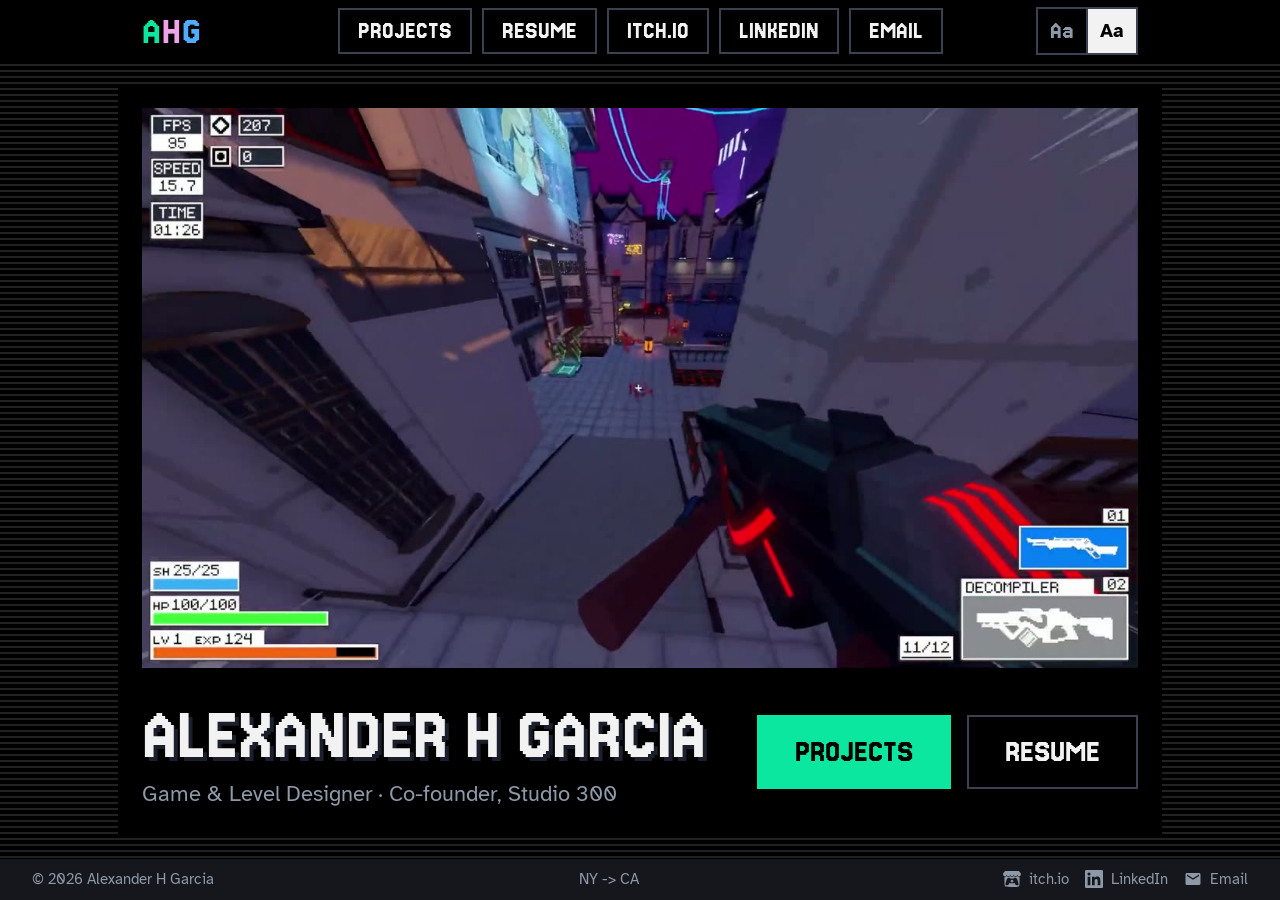
<file: index.html>
<!DOCTYPE html>
<html lang="en">
<head>
  <meta charset="UTF-8">
  <meta name="viewport" content="width=device-width, initial-scale=1.0">
  <meta name="description" content="Alexander H Garcia — Game &amp; Level Designer and co-founder of Studio 300. Demo reel, projects and resume.">
  <meta name="theme-color" content="#000000">
  <link rel="icon" href="assets/icons/favicon.svg" type="image/svg+xml">
  <title>Alexander H Garcia — Game &amp; Level Designer</title>

  <!-- Fonts -->
  <link rel="preconnect" href="https://fonts.googleapis.com">
  <link rel="preconnect" href="https://fonts.gstatic.com" crossorigin>
  <link href="https://fonts.googleapis.com/css2?family=Jersey+15&family=Atkinson+Hyperlegible:wght@400;700&display=swap" rel="stylesheet">

  <!-- Styles -->
  <link rel="stylesheet" href="css/reset.css">
  <link rel="stylesheet" href="css/variables.css">
  <link rel="stylesheet" href="css/global.css">
  <link rel="stylesheet" href="css/navbar.css">
  <link rel="stylesheet" href="css/hero.css">
  <link rel="stylesheet" href="css/footer.css">

  <!-- Scripts -->
  <script src="js/components.js" defer></script>
  <script src="js/navbar.js" defer></script>
</head>
<body>
  <div class="site-wrapper world page-home">

    <!-- ========== NAVBAR ========== -->
    <nav id="navbar-placeholder"></nav>

    <!-- ========== MAIN ========== -->
    <main>
      <section class="stage">
        <div class="stage__inner">
          <div class="stage__box">
          <div class="reel">
            <video src="./assets/images/pf-demo-reel-web.mp4" poster="./assets/images/pf-demo-reel-poster.jpg" autoplay loop muted playsinline aria-label="Demo reel: gameplay from my game and level design projects"></video>
          </div>

          <div class="band">
            <div>
              <h1 class="band__name">Alexander H Garcia</h1>
              <p class="band__role"><span>Game &amp; Level Designer</span> <i aria-hidden="true">·</i> <span>Co-founder, Studio 300</span></p>
            </div>
            <div class="band__actions">
              <a href="./projects/" class="block block--tri is-filled">Projects</a>
              <a href="./resume.html" class="block block--sq">Resume</a>
            </div>
          </div>
        </div>
          </div>
      </section>
    </main>

    <!-- ========== FOOTER ========== -->
    <footer id="footer-placeholder"></footer>

  </div>

  <script>
    // Reduced motion: hold the reel on its poster and hand over the controls.
    if (window.matchMedia('(prefers-reduced-motion: reduce)').matches) {
      var reel = document.querySelector('.reel video');
      reel.removeAttribute('autoplay');
      reel.pause();
      reel.controls = true;
    }

    // The nav's mark and switch line up with the edges of the name band.
    (function () {
      var band = document.querySelector('.band');
      var wrap = document.querySelector('.site-wrapper');
      if (!band || !wrap || !window.ResizeObserver) return;
      new ResizeObserver(function () {
        wrap.style.setProperty('--nav-w', band.offsetWidth + 'px');
      }).observe(band);
    })();
  </script>
</body>
</html>
</file>
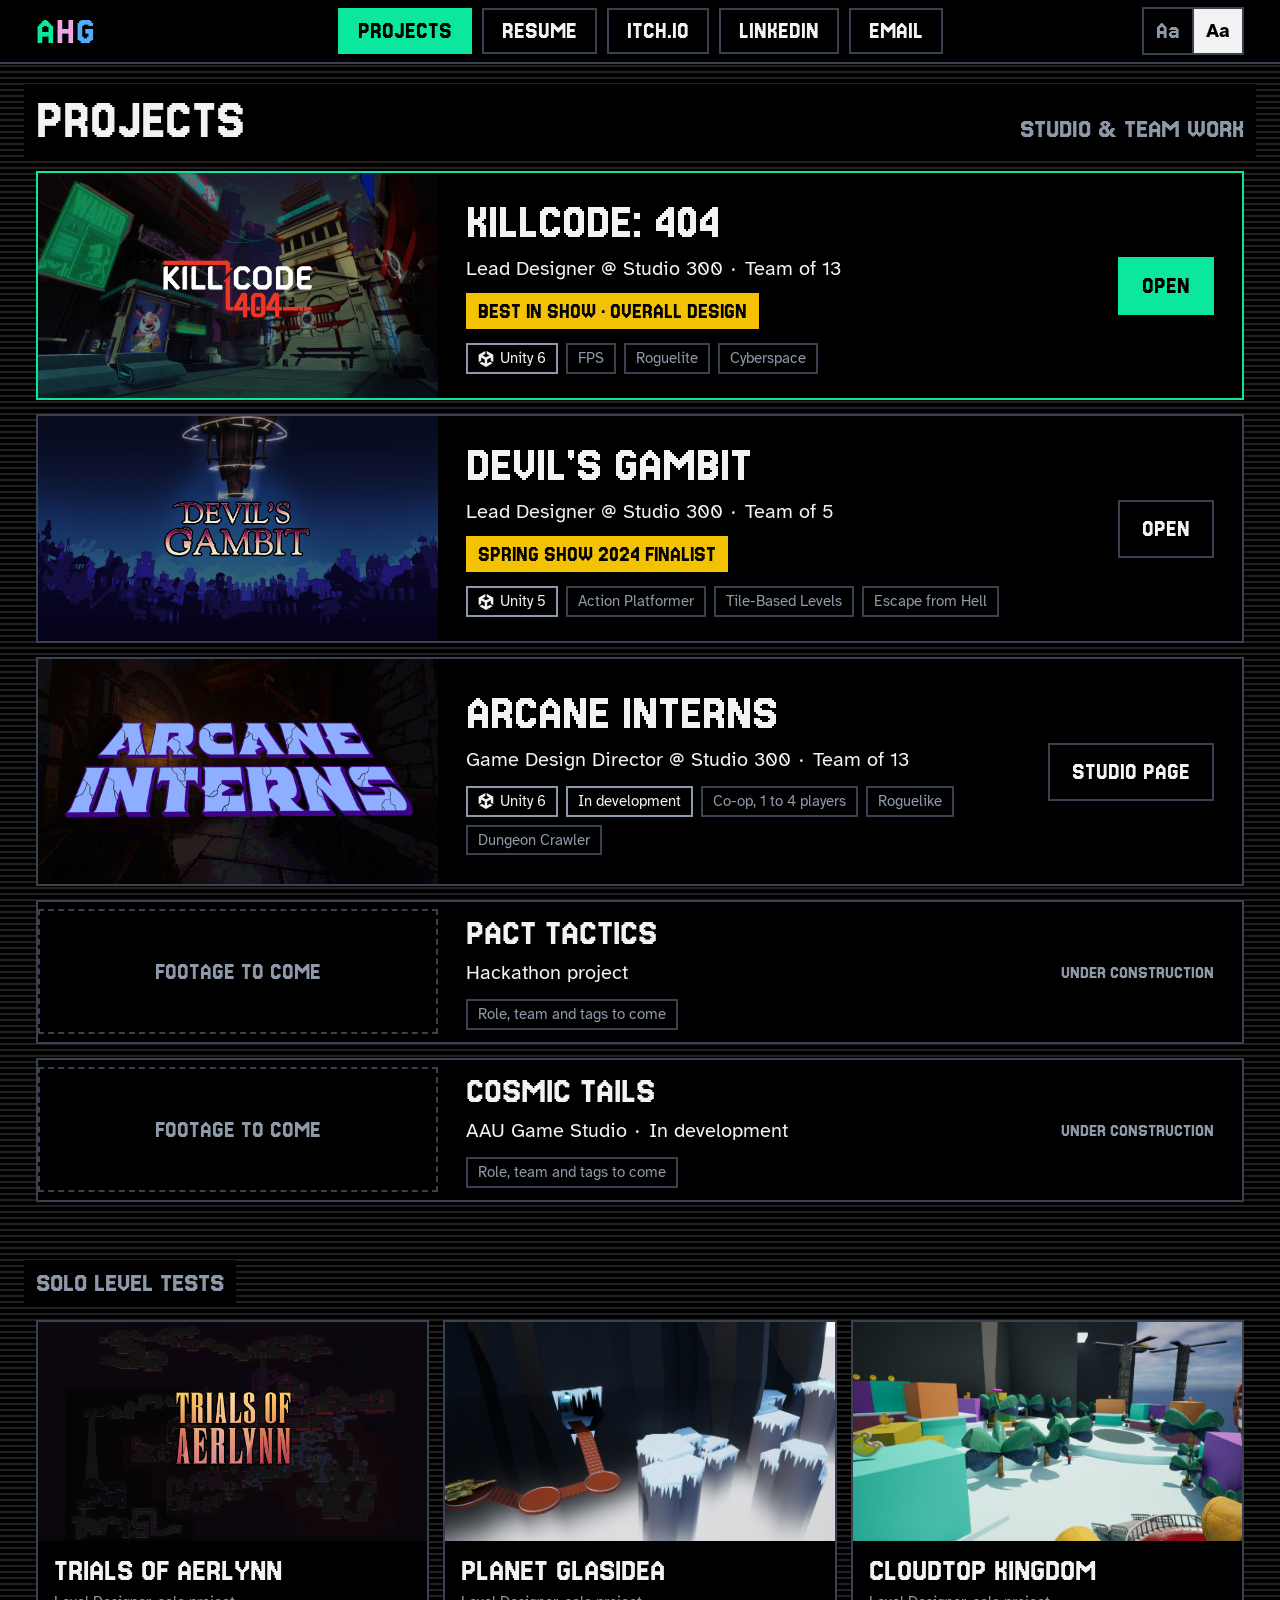
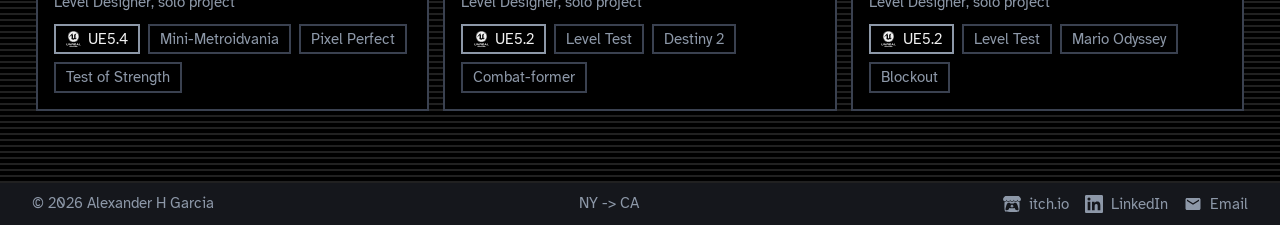
<file: projects/index.html>
<!DOCTYPE html>
<html lang="en">
<head>
  <meta charset="UTF-8">
  <meta name="viewport" content="width=device-width, initial-scale=1.0">
  <meta name="description" content="Game and level design projects by Alexander H Garcia: studio and team work he led, and solo level tests.">
  <meta name="theme-color" content="#000000">
  <link rel="icon" href="../assets/icons/favicon.svg" type="image/svg+xml">
  <title>Projects — Alexander H Garcia</title>

  <!-- Fonts -->
  <link rel="preconnect" href="https://fonts.googleapis.com">
  <link rel="preconnect" href="https://fonts.gstatic.com" crossorigin>
  <link href="https://fonts.googleapis.com/css2?family=Jersey+15&family=Atkinson+Hyperlegible:wght@400;700&display=swap" rel="stylesheet">

  <!-- Styles -->
  <link rel="stylesheet" href="../css/reset.css">
  <link rel="stylesheet" href="../css/variables.css">
  <link rel="stylesheet" href="../css/global.css">
  <link rel="stylesheet" href="../css/navbar.css">
  <link rel="stylesheet" href="../css/projects.css">
  <link rel="stylesheet" href="../css/footer.css">

  <!-- Scripts -->
  <script src="../js/components.js" defer></script>
  <script src="../js/navbar.js" defer></script>
  <script src="../js/thumbnail-cycle.js" defer></script>
  <script src="../js/thumbnail-hover.js" defer></script>
</head>
<body>
  <div class="site-wrapper world page-projects">

    <!-- ========== NAVBAR ========== -->
    <nav id="navbar-placeholder"></nav>

    <!-- ========== MAIN ========== -->
    <main>
      <section class="projects">
        <div class="projects__top">
          <h1 class="projects__title">Projects</h1>
          <h2 class="tier-heading">Studio &amp; team work</h2>
        </div>

        <div class="strips">

            <a href="./killcode-404.html" class="strip project-card is-selected">
              <div class="strip__media">
                <img class="strip__still" src="../assets/images/projects/killcode-404/kc404-hero.jpg" alt="KillCode: 404" loading="lazy">
                <video class="strip__clip project-card__gif" data-src="../assets/images/projects/killcode-404/gp-showcase-1.mp4" muted loop playsinline preload="none" aria-hidden="true"></video>
                <div class="strip__logo" style="--logo-inset: 4%"><img src="../assets/images/projects/killcode-404/kc404-logo.png" alt=""></div>
              </div>
              <div class="strip__facts">
                <h3 class="strip__title">KillCode: 404</h3>
                <p class="strip__role"><span>Lead Designer @&nbsp;Studio&nbsp;300</span> <span>Team of 13</span></p>
                <p class="strip__award">Best in Show &middot; Overall Design</p>
                <ul class="tags"><li class="tags__key tags__key--unity">Unity 6</li><li>FPS</li><li>Roguelite</li><li>Cyberspace</li></ul>
              </div>
              <span class="strip__open block block--tri">Open</span>
            </a>

            <a href="./devils-gambit.html" class="strip project-card">
              <div class="strip__media">
                <img class="strip__still" src="../assets/images/projects/devils-gambit/dv-hero.jpg" alt="Devil's Gambit" loading="lazy">
                <video class="strip__clip project-card__gif" data-src="../assets/images/projects/devils-gambit/dv-thumbnail.mp4" muted loop playsinline preload="none" aria-hidden="true"></video>
                <div class="strip__logo" style="--logo-inset: 8%"><img src="../assets/images/projects/devils-gambit/dv-logo.png" alt=""></div>
              </div>
              <div class="strip__facts">
                <h3 class="strip__title">Devil's Gambit</h3>
                <p class="strip__role"><span>Lead Designer @&nbsp;Studio&nbsp;300</span> <span>Team of 5</span></p>
                <p class="strip__award">Spring Show 2024 Finalist</p>
                <ul class="tags"><li class="tags__key tags__key--unity">Unity 5</li><li>Action Platformer</li><li>Tile-Based Levels</li><li>Escape from Hell</li></ul>
              </div>
              <span class="strip__open block block--tri">Open</span>
            </a>

            <a href="https://studio300games.com/pages/games/arcaneinterns.html" class="strip project-card" target="_blank" rel="noopener">
              <div class="strip__media">
                <img class="strip__still" src="../assets/images/projects/arcane-interns/ai-hero.jpg" alt="Arcane Interns" loading="lazy">
                <div class="strip__logo" style="--logo-inset: 6%"><img src="../assets/images/projects/arcane-interns/ai-logo.png" alt=""></div>
              </div>
              <div class="strip__facts">
                <h3 class="strip__title">Arcane Interns</h3>
                <p class="strip__role"><span>Game Design Director @&nbsp;Studio&nbsp;300</span> <span>Team of 13</span></p>
                <ul class="tags"><li class="tags__key tags__key--unity">Unity 6</li><li class="tags__key">In development</li><li>Co-op, 1 to 4 players</li><li>Roguelike</li><li>Dungeon Crawler</li></ul>
              </div>
              <span class="strip__open block block--tri">Studio page</span>
            </a>

            <a href="./under-construction.html#pact-tactics" class="strip strip--pending">
              <div class="strip__media strip__media--pending">Footage to come</div>
              <div class="strip__facts">
                <h3 class="strip__title">Pact Tactics</h3>
                <p class="strip__role"><span>Hackathon project</span></p>
                <ul class="tags"><li>Role, team and tags to come</li></ul>
              </div>
              <span class="strip__note">Under construction</span>
            </a>

            <a href="./under-construction.html#cosmic-tails" class="strip strip--pending">
              <div class="strip__media strip__media--pending">Footage to come</div>
              <div class="strip__facts">
                <h3 class="strip__title">Cosmic Tails</h3>
                <p class="strip__role"><span>AAU Game Studio</span> <span>In development</span></p>
                <ul class="tags"><li>Role, team and tags to come</li></ul>
              </div>
              <span class="strip__note">Under construction</span>
            </a>
        </div>

        <h2 class="tier-heading tier-heading--solo">Solo level tests</h2>

        <div class="solo-row">

            <a href="./trials-of-aerlynn.html" class="solo project-card">
              <div class="strip__media">
                <img class="strip__still" src="../assets/images/projects/trials-of-aerlynn/ttoa-hero.jpg" alt="Trials of Aerlynn" loading="lazy">
                <video class="strip__clip project-card__gif" data-src="../assets/images/projects/trials-of-aerlynn/ttoa-thumbnail.mp4" muted loop playsinline preload="none" aria-hidden="true"></video>
                <div class="strip__logo" style="--logo-inset: 10%"><img src="../assets/images/projects/trials-of-aerlynn/ttoa-logo.png" alt=""></div>
              </div>
              <div class="solo__facts">
                <h3 class="solo__title">Trials of Aerlynn</h3>
                <p class="solo__role">Level Designer, solo project</p>
                <ul class="tags"><li class="tags__key tags__key--unreal">UE5.4</li><li>Mini-Metroidvania</li><li>Pixel Perfect</li><li>Test of Strength</li></ul>
              </div>
            </a>

            <a href="./planet-glasidea.html" class="solo project-card">
              <div class="strip__media">
                <img class="strip__still" src="../assets/images/projects/planet-glasidea/glasidea-hero.jpg" alt="Planet Glasidea" loading="lazy">
                <video class="strip__clip project-card__gif" data-src="../assets/images/projects/planet-glasidea/glasidea-thumbnail-a.mp4" muted loop playsinline preload="none" aria-hidden="true"></video>
              </div>
              <div class="solo__facts">
                <h3 class="solo__title">Planet Glasidea</h3>
                <p class="solo__role">Level Designer, solo project</p>
                <ul class="tags"><li class="tags__key tags__key--unreal">UE5.2</li><li>Level Test</li><li>Destiny 2</li><li>Combat-former</li></ul>
              </div>
            </a>

            <a href="./cloudtop-kingdom.html" class="solo project-card">
              <div class="strip__media" data-slideshow-duration="60s" data-slideshow='["../assets/images/projects/cloudtop-kingdom/thumbnail-ss/ss-a.jpg","../assets/images/projects/cloudtop-kingdom/thumbnail-ss/ss-b.jpg","../assets/images/projects/cloudtop-kingdom/thumbnail-ss/ss-c.jpg","../assets/images/projects/cloudtop-kingdom/thumbnail-ss/ss-d.jpg","../assets/images/projects/cloudtop-kingdom/thumbnail-ss/ss-e.jpg","../assets/images/projects/cloudtop-kingdom/thumbnail-ss/ss-f.jpg","../assets/images/projects/cloudtop-kingdom/thumbnail-ss/ss-g.jpg"]'>
                <img class="strip__still" src="../assets/images/projects/cloudtop-kingdom/thumbnail-ss/ss-a.jpg" alt="Cloudtop Kingdom blockout screenshots" loading="lazy">
              </div>
              <div class="solo__facts">
                <h3 class="solo__title">Cloudtop Kingdom</h3>
                <p class="solo__role">Level Designer, solo project</p>
                <ul class="tags"><li class="tags__key tags__key--unreal">UE5.2</li><li>Level Test</li><li>Mario Odyssey</li><li>Blockout</li></ul>
              </div>
            </a>
        </div>
      </section>
    </main>

    <!-- ========== FOOTER ========== -->
    <footer id="footer-placeholder"></footer>

  </div>
</body>
</html>
</file>
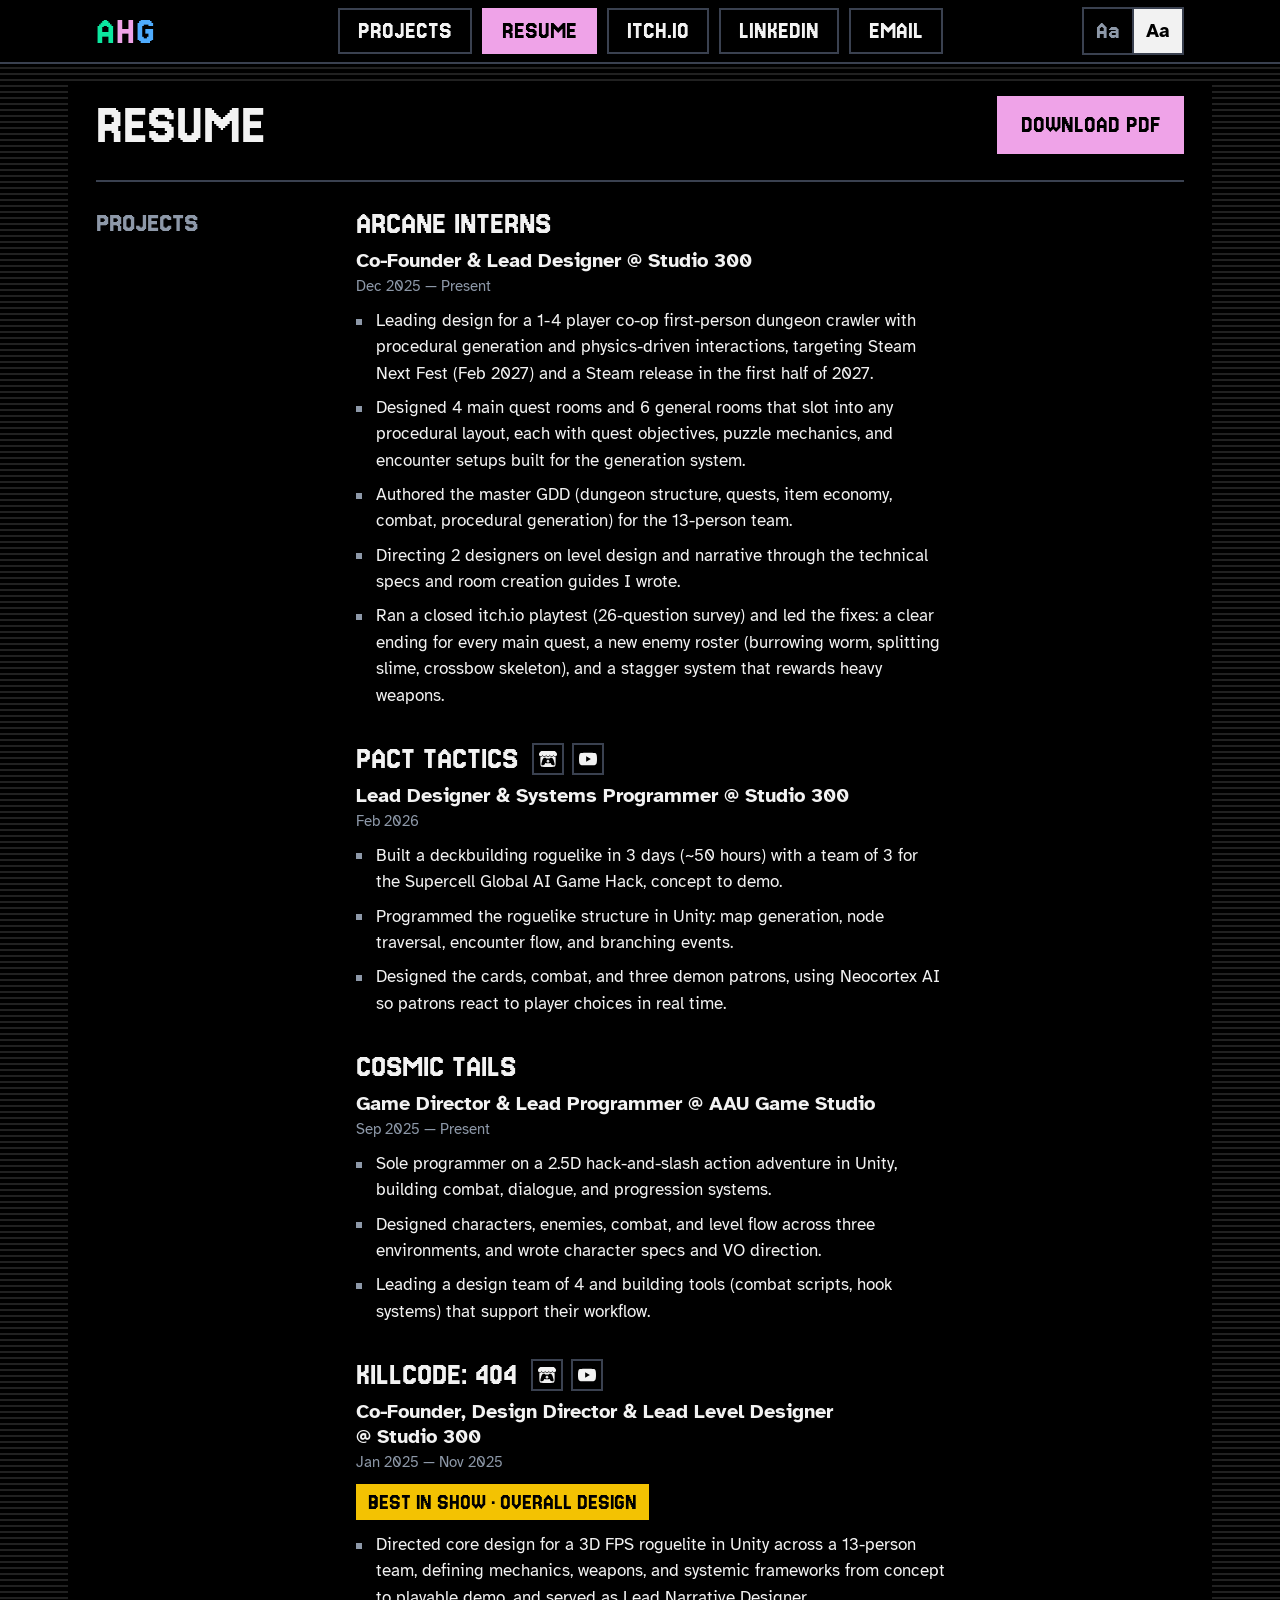
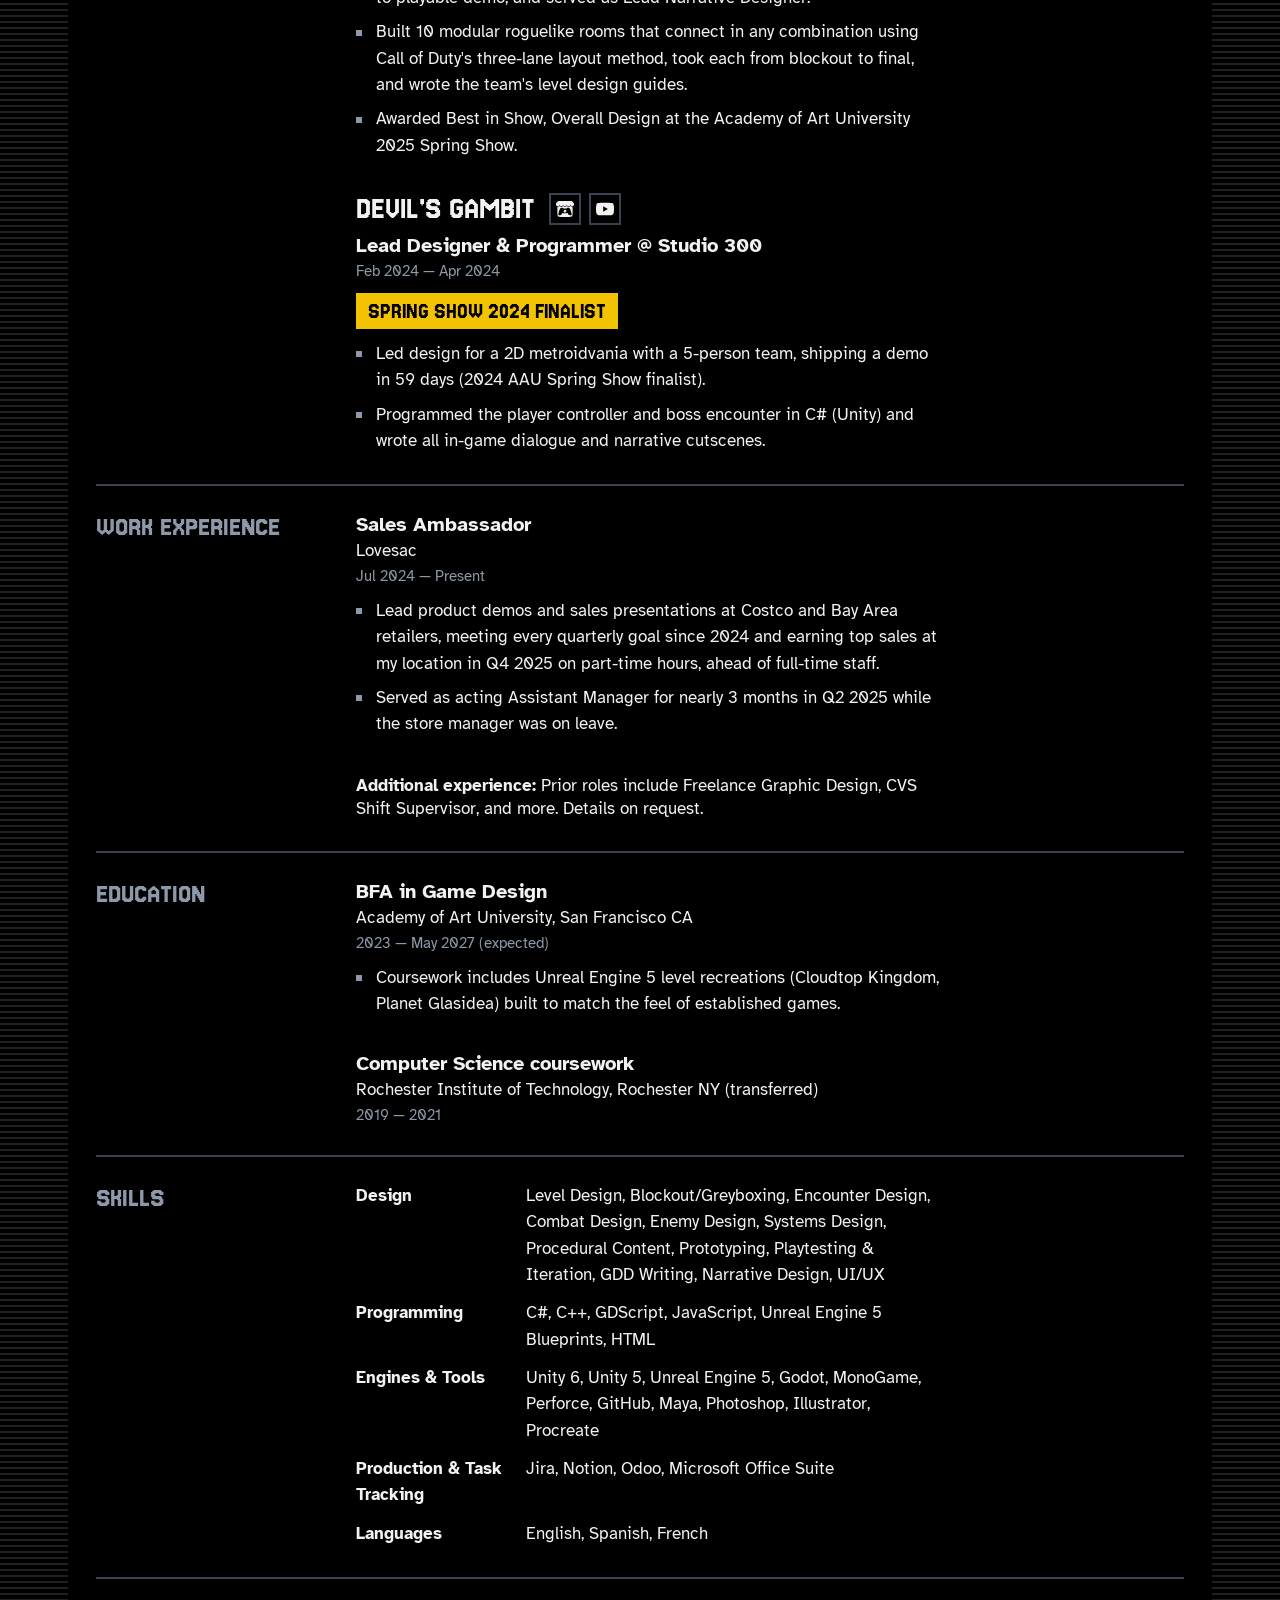
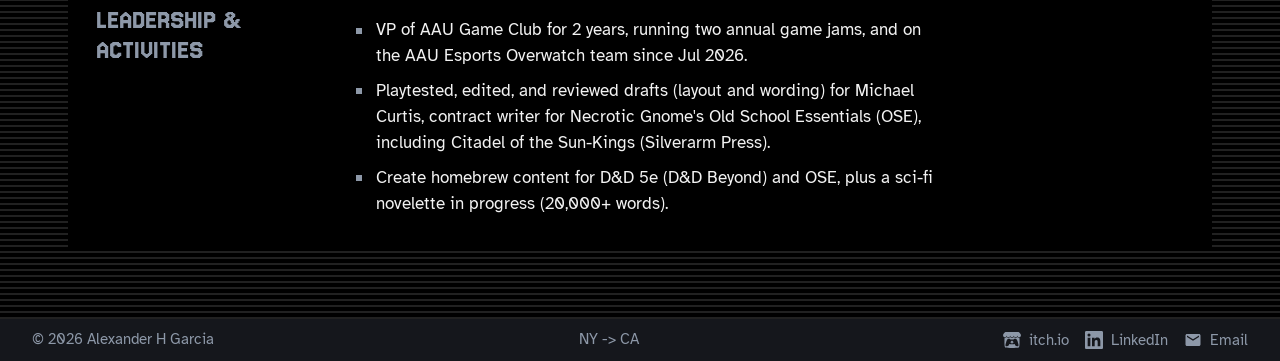
<file: resume.html>
<!DOCTYPE html>
<html lang="en">
<head>
  <meta charset="UTF-8">
  <meta name="viewport" content="width=device-width, initial-scale=1.0">
  <meta name="description" content="Resume — Alexander H Garcia, Game &amp; Level Designer and co-founder of Studio 300.">
  <meta name="theme-color" content="#000000">
  <link rel="icon" href="assets/icons/favicon.svg" type="image/svg+xml">
  <title>Resume — Alexander H Garcia</title>

  <!-- Fonts -->
  <link rel="preconnect" href="https://fonts.googleapis.com">
  <link rel="preconnect" href="https://fonts.gstatic.com" crossorigin>
  <link href="https://fonts.googleapis.com/css2?family=Jersey+15&family=Atkinson+Hyperlegible:wght@400;700&display=swap" rel="stylesheet">

  <!-- Styles -->
  <link rel="stylesheet" href="css/reset.css">
  <link rel="stylesheet" href="css/variables.css">
  <link rel="stylesheet" href="css/global.css">
  <link rel="stylesheet" href="css/navbar.css">
  <link rel="stylesheet" href="css/resume.css">
  <link rel="stylesheet" href="css/footer.css">

  <!-- Scripts -->
  <script src="js/components.js" defer></script>
  <script src="js/navbar.js" defer></script>
</head>
<body>
  <div class="site-wrapper world page-resume">

    <!-- ========== NAVBAR ========== -->
    <nav id="navbar-placeholder"></nav>

    <!-- ========== MAIN ========== -->
    <main>
      <section class="resume">

          <div class="resume-header">
            <h1>Resume</h1>
            <a href="assets/resume/alexander-garcia-resume.pdf" class="resume-download block block--sq is-filled" download>Download PDF</a>
          </div>

          <div class="resume-content">

            <!-- Projects -->
            <div class="resume-section">
              <h2>Projects</h2>

              <div class="resume-entry">
                <div class="resume-entry__header">
                  <div>
                    <div class="resume-entry__title-row">
                      <h3 class="resume-entry__game-title">Arcane Interns</h3>
                      <div class="resume-entry__links">
                      </div>
                    </div>
                    <p class="resume-entry__title">Co-Founder &amp; Lead Designer @&nbsp;Studio&nbsp;300</p>
                    <p class="resume-entry__date">Dec 2025 — Present</p>
                  </div>
                </div>
                <ul class="resume-entry__description">
                  <li>Leading design for a 1-4 player co-op first-person dungeon crawler with procedural generation and physics-driven interactions, targeting Steam Next Fest (Feb 2027) and a Steam release in the first half of 2027.</li>
                  <li>Designed 4 main quest rooms and 6 general rooms that slot into any procedural layout, each with quest objectives, puzzle mechanics, and encounter setups built for the generation system.</li>
                  <li>Authored the master GDD (dungeon structure, quests, item economy, combat, procedural generation) for the 13-person team.</li>
                  <li>Directing 2 designers on level design and narrative through the technical specs and room creation guides I wrote.</li>
                  <li>Ran a closed itch.io playtest (26-question survey) and led the fixes: a clear ending for every main quest, a new enemy roster (burrowing worm, splitting slime, crossbow skeleton), and a stagger system that rewards heavy weapons.</li>
                </ul>
              </div>

              <div class="resume-entry">
                <div class="resume-entry__header">
                  <div>
                    <div class="resume-entry__title-row">
                      <h3 class="resume-entry__game-title">Pact Tactics</h3>
                      <div class="resume-entry__links">
                        <a href="https://studio300.itch.io/pact-tactics" target="_blank" rel="noopener" aria-label="Download on itch.io" class="resume-entry__link block block--cir">
                          <svg viewBox="0 0 245.371 220.736" xmlns="http://www.w3.org/2000/svg"><path d="M31.99 1.365C21.287 7.72.2 31.945 0 38.298v10.516C0 62.144 12.46 73.86 23.773 73.86c13.584 0 24.902-11.258 24.903-24.62 0 13.362 10.93 24.62 24.515 24.62 13.586 0 24.165-11.258 24.165-24.62 0 13.362 11.622 24.62 25.207 24.62h.246c13.586 0 25.208-11.258 25.208-24.62 0 13.362 10.58 24.62 24.164 24.62 13.585 0 24.515-11.258 24.515-24.62 0 13.362 11.32 24.62 24.903 24.62 11.313 0 23.773-11.714 23.773-25.046V38.298c-.2-6.354-21.287-30.58-31.988-36.933C180.118.197 157.056-.005 122.685 0c-34.37.003-81.228.54-90.697 1.365zm65.194 66.217a28.025 28.025 0 0 1-4.78 6.155c-5.128 5.014-12.157 8.122-19.906 8.122a28.482 28.482 0 0 1-19.948-8.126c-1.858-1.82-3.27-3.766-4.563-6.032l-.006.004c-1.292 2.27-3.092 4.215-4.954 6.037a28.5 28.5 0 0 1-19.948 8.12c-.934 0-1.906-.258-2.692-.528-1.092 11.372-1.553 22.24-1.716 30.164l-.002.045c-.02 4.024-.04 7.333-.06 11.93.21 23.86-2.363 77.334 10.52 90.473 19.964 4.655 56.7 6.775 93.555 6.788h.006c36.854-.013 73.59-2.133 93.554-6.788 12.883-13.14 10.31-66.614 10.52-90.474-.022-4.596-.04-7.905-.06-11.93l-.003-.045c-.162-7.926-.623-18.793-1.715-30.165-.786.27-1.757.528-2.692.528a28.5 28.5 0 0 1-19.948-8.12c-1.862-1.822-3.662-3.766-4.955-6.037l-.006-.004c-1.294 2.266-2.705 4.213-4.563 6.032a28.48 28.48 0 0 1-19.947 8.125c-7.748 0-14.778-3.11-19.906-8.123a28.025 28.025 0 0 1-4.78-6.155 27.99 27.99 0 0 1-4.736 6.155 28.49 28.49 0 0 1-19.95 8.124c-.27 0-.54-.012-.81-.02h-.007c-.27.008-.54.02-.813.02a28.49 28.49 0 0 1-19.95-8.123 27.992 27.992 0 0 1-4.736-6.155zm-20.486 26.49l-.002.01h.015c8.113.017 15.32 0 24.25 9.746 7.028-.737 14.372-1.105 21.722-1.094h.006c7.35-.01 14.694.357 21.723 1.094 8.93-9.747 16.137-9.73 24.25-9.746h.014l-.002-.01c3.833 0 19.166 0 29.85 30.007L210 165.244c8.504 30.624-2.723 31.373-16.727 31.4-20.768-.773-32.267-15.855-32.267-30.935-11.496 1.884-24.907 2.826-38.318 2.827h-.006c-13.412 0-26.823-.943-38.318-2.827 0 15.08-11.5 30.162-32.267 30.935-14.004-.027-25.23-.775-16.726-31.4L46.85 124.08C57.534 94.073 72.867 94.073 76.7 94.073zm45.985 23.582v.006c-.02.02-21.863 20.08-25.79 27.215l14.304-.573v12.474c0 .584 5.74.346 11.486.08h.006c5.744.266 11.485.504 11.485-.08v-12.474l14.304.573c-3.928-7.135-25.79-27.215-25.79-27.215v-.006l-.003.002z"/></svg>
                        </a>
                        <a href="https://www.youtube.com/watch?v=MvjYCrgJu_0" target="_blank" rel="noopener" aria-label="Watch trailer" class="resume-entry__link block">
                          <svg viewBox="0 0 24 24" xmlns="http://www.w3.org/2000/svg"><path d="M23.498 6.186a3.016 3.016 0 0 0-2.122-2.136C19.505 3.545 12 3.545 12 3.545s-7.505 0-9.377.505A3.017 3.017 0 0 0 .502 6.186C0 8.07 0 12 0 12s0 3.93.502 5.814a3.016 3.016 0 0 0 2.122 2.136c1.871.505 9.376.505 9.376.505s7.505 0 9.377-.505a3.015 3.015 0 0 0 2.122-2.136C24 15.93 24 12 24 12s0-3.93-.502-5.814zM9.545 15.568V8.432L15.818 12l-6.273 3.568z"/></svg>
                        </a>
                      </div>
                    </div>
                    <p class="resume-entry__title">Lead Designer &amp; Systems Programmer @&nbsp;Studio&nbsp;300</p>
                    <p class="resume-entry__date">Feb 2026</p>
                  </div>
                </div>
                <ul class="resume-entry__description">
                  <li>Built a deckbuilding roguelike in 3 days (~50 hours) with a team of 3 for the Supercell Global AI Game Hack, concept to demo.</li>
                  <li>Programmed the roguelike structure in Unity: map generation, node traversal, encounter flow, and branching events.</li>
                  <li>Designed the cards, combat, and three demon patrons, using Neocortex AI so patrons react to player choices in real time.</li>
                </ul>
              </div>

              <div class="resume-entry">
                <div class="resume-entry__header">
                  <div>
                    <div class="resume-entry__title-row">
                      <h3 class="resume-entry__game-title">Cosmic Tails</h3>
                      <div class="resume-entry__links">
                      </div>
                    </div>
                    <p class="resume-entry__title">Game Director &amp; Lead Programmer @&nbsp;AAU&nbsp;Game&nbsp;Studio</p>
                    <p class="resume-entry__date">Sep 2025 — Present</p>
                  </div>
                </div>
                <ul class="resume-entry__description">
                  <li>Sole programmer on a 2.5D hack-and-slash action adventure in Unity, building combat, dialogue, and progression systems.</li>
                  <li>Designed characters, enemies, combat, and level flow across three environments, and wrote character specs and VO direction.</li>
                  <li>Leading a design team of 4 and building tools (combat scripts, hook systems) that support their workflow.</li>
                </ul>
              </div>

              <div class="resume-entry">
                <div class="resume-entry__header">
                  <div>
                    <div class="resume-entry__title-row">
                      <h3 class="resume-entry__game-title">KillCode: 404</h3>
                      <div class="resume-entry__links">
                        <a href="https://studio300.itch.io/killcode-404" target="_blank" rel="noopener" aria-label="Download on itch.io" class="resume-entry__link block block--cir">
                          <svg viewBox="0 0 245.371 220.736" xmlns="http://www.w3.org/2000/svg"><path d="M31.99 1.365C21.287 7.72.2 31.945 0 38.298v10.516C0 62.144 12.46 73.86 23.773 73.86c13.584 0 24.902-11.258 24.903-24.62 0 13.362 10.93 24.62 24.515 24.62 13.586 0 24.165-11.258 24.165-24.62 0 13.362 11.622 24.62 25.207 24.62h.246c13.586 0 25.208-11.258 25.208-24.62 0 13.362 10.58 24.62 24.164 24.62 13.585 0 24.515-11.258 24.515-24.62 0 13.362 11.32 24.62 24.903 24.62 11.313 0 23.773-11.714 23.773-25.046V38.298c-.2-6.354-21.287-30.58-31.988-36.933C180.118.197 157.056-.005 122.685 0c-34.37.003-81.228.54-90.697 1.365zm65.194 66.217a28.025 28.025 0 0 1-4.78 6.155c-5.128 5.014-12.157 8.122-19.906 8.122a28.482 28.482 0 0 1-19.948-8.126c-1.858-1.82-3.27-3.766-4.563-6.032l-.006.004c-1.292 2.27-3.092 4.215-4.954 6.037a28.5 28.5 0 0 1-19.948 8.12c-.934 0-1.906-.258-2.692-.528-1.092 11.372-1.553 22.24-1.716 30.164l-.002.045c-.02 4.024-.04 7.333-.06 11.93.21 23.86-2.363 77.334 10.52 90.473 19.964 4.655 56.7 6.775 93.555 6.788h.006c36.854-.013 73.59-2.133 93.554-6.788 12.883-13.14 10.31-66.614 10.52-90.474-.022-4.596-.04-7.905-.06-11.93l-.003-.045c-.162-7.926-.623-18.793-1.715-30.165-.786.27-1.757.528-2.692.528a28.5 28.5 0 0 1-19.948-8.12c-1.862-1.822-3.662-3.766-4.955-6.037l-.006-.004c-1.294 2.266-2.705 4.213-4.563 6.032a28.48 28.48 0 0 1-19.947 8.125c-7.748 0-14.778-3.11-19.906-8.123a28.025 28.025 0 0 1-4.78-6.155 27.99 27.99 0 0 1-4.736 6.155 28.49 28.49 0 0 1-19.95 8.124c-.27 0-.54-.012-.81-.02h-.007c-.27.008-.54.02-.813.02a28.49 28.49 0 0 1-19.95-8.123 27.992 27.992 0 0 1-4.736-6.155zm-20.486 26.49l-.002.01h.015c8.113.017 15.32 0 24.25 9.746 7.028-.737 14.372-1.105 21.722-1.094h.006c7.35-.01 14.694.357 21.723 1.094 8.93-9.747 16.137-9.73 24.25-9.746h.014l-.002-.01c3.833 0 19.166 0 29.85 30.007L210 165.244c8.504 30.624-2.723 31.373-16.727 31.4-20.768-.773-32.267-15.855-32.267-30.935-11.496 1.884-24.907 2.826-38.318 2.827h-.006c-13.412 0-26.823-.943-38.318-2.827 0 15.08-11.5 30.162-32.267 30.935-14.004-.027-25.23-.775-16.726-31.4L46.85 124.08C57.534 94.073 72.867 94.073 76.7 94.073zm45.985 23.582v.006c-.02.02-21.863 20.08-25.79 27.215l14.304-.573v12.474c0 .584 5.74.346 11.486.08h.006c5.744.266 11.485.504 11.485-.08v-12.474l14.304.573c-3.928-7.135-25.79-27.215-25.79-27.215v-.006l-.003.002z"/></svg>
                        </a>
                        <a href="https://www.youtube.com/watch?v=9CYRYZ8bM7M" target="_blank" rel="noopener" aria-label="Watch trailer" class="resume-entry__link block">
                          <svg viewBox="0 0 24 24" xmlns="http://www.w3.org/2000/svg"><path d="M23.498 6.186a3.016 3.016 0 0 0-2.122-2.136C19.505 3.545 12 3.545 12 3.545s-7.505 0-9.377.505A3.017 3.017 0 0 0 .502 6.186C0 8.07 0 12 0 12s0 3.93.502 5.814a3.016 3.016 0 0 0 2.122 2.136c1.871.505 9.376.505 9.376.505s7.505 0 9.377-.505a3.015 3.015 0 0 0 2.122-2.136C24 15.93 24 12 24 12s0-3.93-.502-5.814zM9.545 15.568V8.432L15.818 12l-6.273 3.568z"/></svg>
                        </a>
                      </div>
                    </div>
                    <p class="resume-entry__title">Co-Founder, Design Director &amp; Lead Level Designer @&nbsp;Studio&nbsp;300</p>
                    <p class="resume-entry__date">Jan 2025 — Nov 2025</p>
                    <p class="resume-award">Best in Show &middot; Overall Design</p>
                  </div>
                </div>
                <ul class="resume-entry__description">
                  <li>Directed core design for a 3D FPS roguelite in Unity across a 13-person team, defining mechanics, weapons, and systemic frameworks from concept to playable demo, and served as Lead Narrative Designer.</li>
                  <li>Built 10 modular roguelike rooms that connect in any combination using Call of Duty's three-lane layout method, took each from blockout to final, and wrote the team's level design guides.</li>
                  <li>Awarded Best in Show, Overall Design at the Academy of Art University 2025 Spring Show.</li>
                </ul>
              </div>

              <div class="resume-entry">
                <div class="resume-entry__header">
                  <div>
                    <div class="resume-entry__title-row">
                      <h3 class="resume-entry__game-title">Devil's Gambit</h3>
                      <div class="resume-entry__links">
                        <a href="https://studio300.itch.io/devils-gambit-demo" target="_blank" rel="noopener" aria-label="Download on itch.io" class="resume-entry__link block block--cir">
                          <svg viewBox="0 0 245.371 220.736" xmlns="http://www.w3.org/2000/svg"><path d="M31.99 1.365C21.287 7.72.2 31.945 0 38.298v10.516C0 62.144 12.46 73.86 23.773 73.86c13.584 0 24.902-11.258 24.903-24.62 0 13.362 10.93 24.62 24.515 24.62 13.586 0 24.165-11.258 24.165-24.62 0 13.362 11.622 24.62 25.207 24.62h.246c13.586 0 25.208-11.258 25.208-24.62 0 13.362 10.58 24.62 24.164 24.62 13.585 0 24.515-11.258 24.515-24.62 0 13.362 11.32 24.62 24.903 24.62 11.313 0 23.773-11.714 23.773-25.046V38.298c-.2-6.354-21.287-30.58-31.988-36.933C180.118.197 157.056-.005 122.685 0c-34.37.003-81.228.54-90.697 1.365zm65.194 66.217a28.025 28.025 0 0 1-4.78 6.155c-5.128 5.014-12.157 8.122-19.906 8.122a28.482 28.482 0 0 1-19.948-8.126c-1.858-1.82-3.27-3.766-4.563-6.032l-.006.004c-1.292 2.27-3.092 4.215-4.954 6.037a28.5 28.5 0 0 1-19.948 8.12c-.934 0-1.906-.258-2.692-.528-1.092 11.372-1.553 22.24-1.716 30.164l-.002.045c-.02 4.024-.04 7.333-.06 11.93.21 23.86-2.363 77.334 10.52 90.473 19.964 4.655 56.7 6.775 93.555 6.788h.006c36.854-.013 73.59-2.133 93.554-6.788 12.883-13.14 10.31-66.614 10.52-90.474-.022-4.596-.04-7.905-.06-11.93l-.003-.045c-.162-7.926-.623-18.793-1.715-30.165-.786.27-1.757.528-2.692.528a28.5 28.5 0 0 1-19.948-8.12c-1.862-1.822-3.662-3.766-4.955-6.037l-.006-.004c-1.294 2.266-2.705 4.213-4.563 6.032a28.48 28.48 0 0 1-19.947 8.125c-7.748 0-14.778-3.11-19.906-8.123a28.025 28.025 0 0 1-4.78-6.155 27.99 27.99 0 0 1-4.736 6.155 28.49 28.49 0 0 1-19.95 8.124c-.27 0-.54-.012-.81-.02h-.007c-.27.008-.54.02-.813.02a28.49 28.49 0 0 1-19.95-8.123 27.992 27.992 0 0 1-4.736-6.155zm-20.486 26.49l-.002.01h.015c8.113.017 15.32 0 24.25 9.746 7.028-.737 14.372-1.105 21.722-1.094h.006c7.35-.01 14.694.357 21.723 1.094 8.93-9.747 16.137-9.73 24.25-9.746h.014l-.002-.01c3.833 0 19.166 0 29.85 30.007L210 165.244c8.504 30.624-2.723 31.373-16.727 31.4-20.768-.773-32.267-15.855-32.267-30.935-11.496 1.884-24.907 2.826-38.318 2.827h-.006c-13.412 0-26.823-.943-38.318-2.827 0 15.08-11.5 30.162-32.267 30.935-14.004-.027-25.23-.775-16.726-31.4L46.85 124.08C57.534 94.073 72.867 94.073 76.7 94.073zm45.985 23.582v.006c-.02.02-21.863 20.08-25.79 27.215l14.304-.573v12.474c0 .584 5.74.346 11.486.08h.006c5.744.266 11.485.504 11.485-.08v-12.474l14.304.573c-3.928-7.135-25.79-27.215-25.79-27.215v-.006l-.003.002z"/></svg>
                        </a>
                        <a href="https://www.youtube.com/watch?v=qBybB1-YU04" target="_blank" rel="noopener" aria-label="Watch trailer" class="resume-entry__link block">
                          <svg viewBox="0 0 24 24" xmlns="http://www.w3.org/2000/svg"><path d="M23.498 6.186a3.016 3.016 0 0 0-2.122-2.136C19.505 3.545 12 3.545 12 3.545s-7.505 0-9.377.505A3.017 3.017 0 0 0 .502 6.186C0 8.07 0 12 0 12s0 3.93.502 5.814a3.016 3.016 0 0 0 2.122 2.136c1.871.505 9.376.505 9.376.505s7.505 0 9.377-.505a3.015 3.015 0 0 0 2.122-2.136C24 15.93 24 12 24 12s0-3.93-.502-5.814zM9.545 15.568V8.432L15.818 12l-6.273 3.568z"/></svg>
                        </a>
                      </div>
                    </div>
                    <p class="resume-entry__title">Lead Designer &amp; Programmer @&nbsp;Studio&nbsp;300</p>
                    <p class="resume-entry__date">Feb 2024 — Apr 2024</p>
                    <p class="resume-award">Spring Show 2024 Finalist</p>
                  </div>
                </div>
                <ul class="resume-entry__description">
                  <li>Led design for a 2D metroidvania with a 5-person team, shipping a demo in 59 days (2024 AAU Spring Show finalist).</li>
                  <li>Programmed the player controller and boss encounter in C# (Unity) and wrote all in-game dialogue and narrative cutscenes.</li>
                </ul>
              </div>

            </div>

            <!-- Experience -->
            <div class="resume-section">
              <h2>Work Experience</h2>

              <div class="resume-entry">
                <div class="resume-entry__header">
                  <div>
                    <p class="resume-entry__title">Sales Ambassador</p>
                    <p class="resume-entry__org">Lovesac</p>
                  </div>
                  <p class="resume-entry__date">Jul 2024 — Present</p>
                </div>
                <ul class="resume-entry__description">
                  <li>Lead product demos and sales presentations at Costco and Bay Area retailers, meeting every quarterly goal since 2024 and earning top sales at my location in Q4 2025 on part-time hours, ahead of full-time staff.</li>
                  <li>Served as acting Assistant Manager for nearly 3 months in Q2 2025 while the store manager was on leave.</li>
                </ul>
              </div>

              <div class="resume-entry">
                <p class="resume-entry__org"><strong>Additional experience:</strong> Prior roles include Freelance Graphic Design, CVS Shift Supervisor, and more. Details on request.</p>
              </div>

            </div>

            <!-- Education -->
            <div class="resume-section">
              <h2>Education</h2>

              <div class="resume-entry">
                <div class="resume-entry__header">
                  <div>
                    <p class="resume-entry__title">BFA in Game Design</p>
                    <p class="resume-entry__org">Academy of Art University, San Francisco CA</p>
                  </div>
                  <p class="resume-entry__date">2023 — May 2027 (expected)</p>
                </div>
                <ul class="resume-entry__description">
                  <li>Coursework includes Unreal Engine 5 level recreations (Cloudtop Kingdom, Planet Glasidea) built to match the feel of established games.</li>
                </ul>
              </div>

              <div class="resume-entry">
                <div class="resume-entry__header">
                  <div>
                    <p class="resume-entry__title">Computer Science coursework</p>
                    <p class="resume-entry__org">Rochester Institute of Technology, Rochester NY (transferred)</p>
                  </div>
                  <p class="resume-entry__date">2019 — 2021</p>
                </div>
              </div>
            </div>

            <!-- Skills -->
            <div class="resume-section">
              <h2>Skills</h2>
              <div class="resume-skills-list">
                <div class="resume-skills-row">
                  <strong>Design</strong>
                  <span>Level Design, Blockout/Greyboxing, Encounter Design, Combat Design, Enemy Design, Systems Design, Procedural Content, Prototyping, Playtesting &amp; Iteration, GDD Writing, Narrative Design, UI/UX</span>
                </div>
                <div class="resume-skills-row">
                  <strong>Programming</strong>
                  <span>C#, C++, GDScript, JavaScript, Unreal Engine 5 Blueprints, HTML</span>
                </div>
                <div class="resume-skills-row">
                  <strong>Engines &amp; Tools</strong>
                  <span>Unity 6, Unity 5, Unreal Engine 5, Godot, MonoGame, Perforce, GitHub, Maya, Photoshop, Illustrator, Procreate</span>
                </div>
                <div class="resume-skills-row">
                  <strong>Production &amp; Task Tracking</strong>
                  <span>Jira, Notion, Odoo, Microsoft Office Suite</span>
                </div>
                <div class="resume-skills-row">
                  <strong>Languages</strong>
                  <span>English, Spanish, French</span>
                </div>
              </div>
            </div>

            <!-- Leadership -->
            <div class="resume-section">
              <h2>Leadership &amp; Activities</h2>
              <div class="resume-entry">
                <ul class="resume-entry__description">
                  <li>VP of AAU Game Club for 2 years, running two annual game jams, and on the AAU Esports Overwatch team since Jul 2026.</li>
                  <li>Playtested, edited, and reviewed drafts (layout and wording) for Michael Curtis, contract writer for Necrotic Gnome's Old School Essentials (OSE), including Citadel of the Sun-Kings (Silverarm Press).</li>
                  <li>Create homebrew content for D&amp;D 5e (D&amp;D Beyond) and OSE, plus a sci-fi novelette in progress (20,000+ words).</li>
                </ul>
              </div>
            </div>

          </div>
      </section>
    </main>

    <!-- ========== FOOTER ========== -->
    <footer id="footer-placeholder"></footer>

  </div>
</body>
</html>
</file>
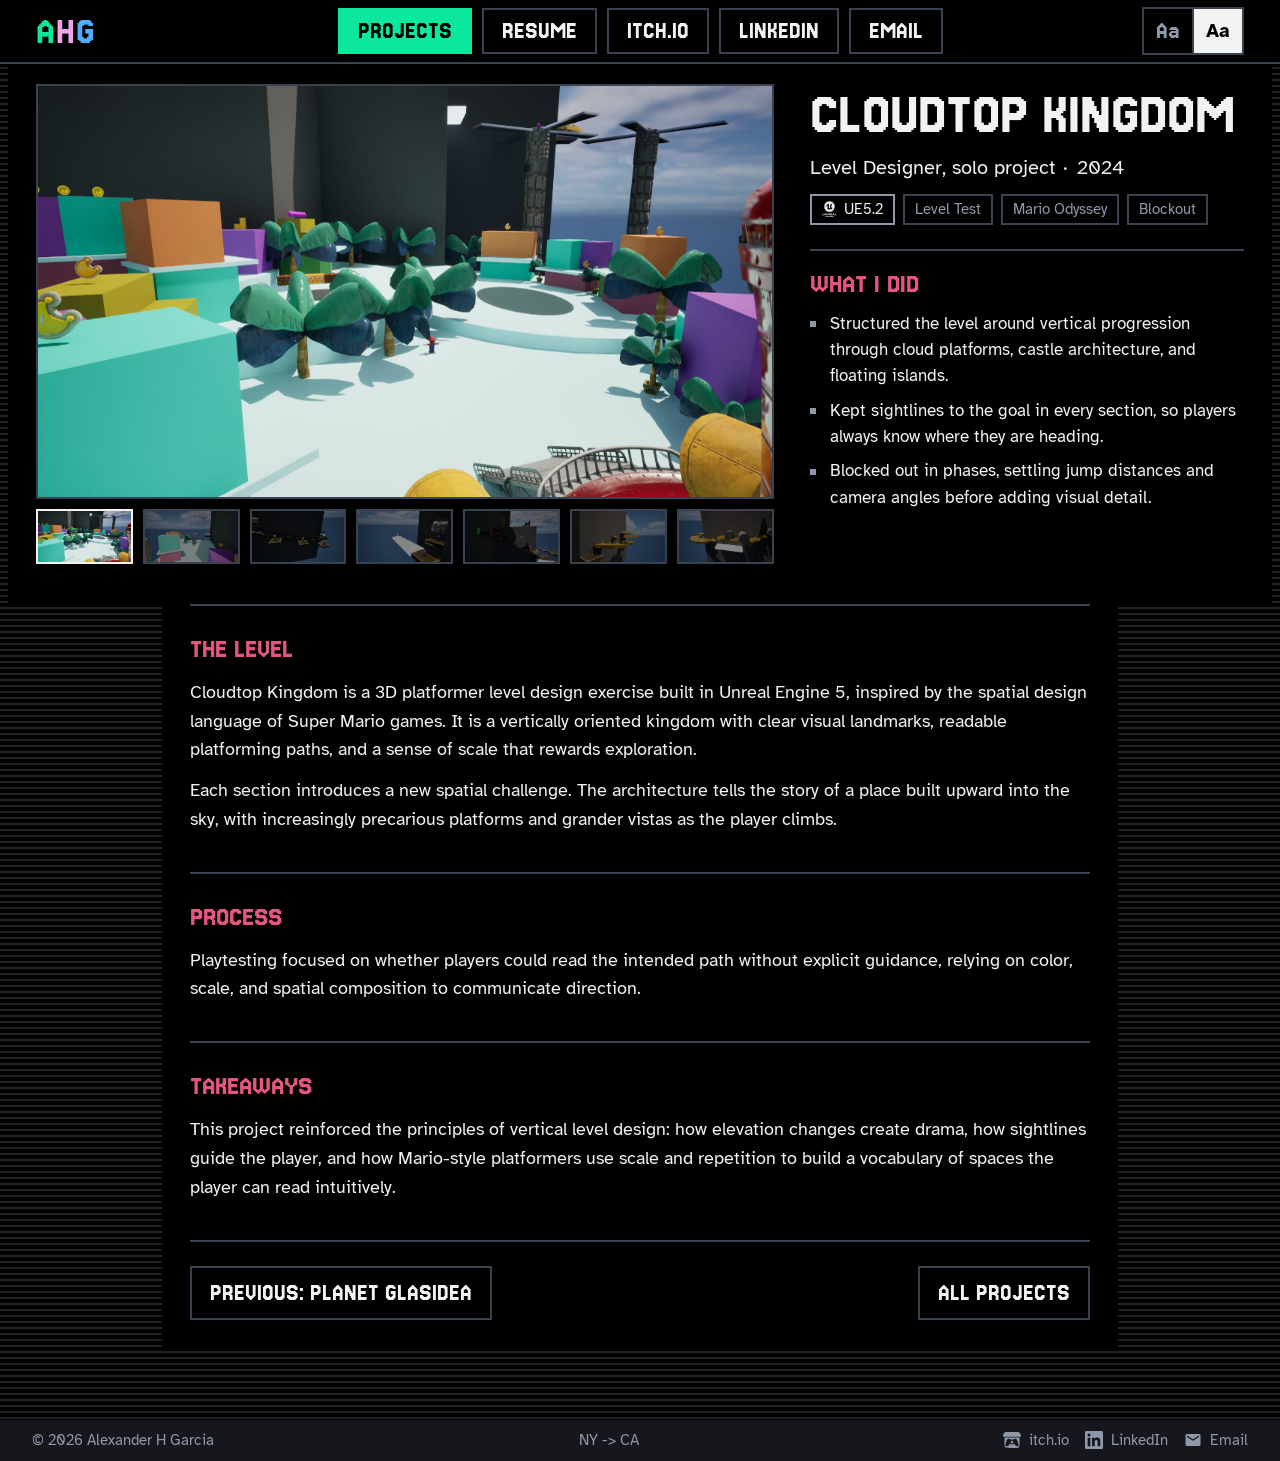
<file: projects/cloudtop-kingdom.html>
<!DOCTYPE html>
<html lang="en">
<head>
  <meta charset="UTF-8">
  <meta name="viewport" content="width=device-width, initial-scale=1.0">
  <meta name="description" content="Cloudtop Kingdom, a 3D platformer level blockout built in Unreal Engine 5 by Alexander H Garcia.">
  <meta name="theme-color" content="#000000">
  <link rel="icon" href="../assets/icons/favicon.svg" type="image/svg+xml">
  <title>Cloudtop Kingdom — Alexander H Garcia</title>

  <!-- Fonts -->
  <link rel="preconnect" href="https://fonts.googleapis.com">
  <link rel="preconnect" href="https://fonts.gstatic.com" crossorigin>
  <link href="https://fonts.googleapis.com/css2?family=Jersey+15&family=Atkinson+Hyperlegible:wght@400;700&display=swap" rel="stylesheet">

  <!-- Styles -->
  <link rel="stylesheet" href="../css/reset.css">
  <link rel="stylesheet" href="../css/variables.css">
  <link rel="stylesheet" href="../css/global.css">
  <link rel="stylesheet" href="../css/navbar.css">
  <link rel="stylesheet" href="../css/projects.css">
  <link rel="stylesheet" href="../css/project-page.css">
  <link rel="stylesheet" href="../css/lightbox.css">
  <link rel="stylesheet" href="../css/footer.css">

  <!-- Scripts -->
  <script src="../js/components.js" defer></script>
  <script src="../js/navbar.js" defer></script>
  <script src="../js/project-viewer.js" defer></script>
  <script src="../js/lightbox.js" defer></script>
</head>
<body>
  <div class="site-wrapper world page-project">

    <!-- ========== NAVBAR ========== -->
    <nav id="navbar-placeholder"></nav>

    <!-- ========== MAIN ========== -->
    <main>
      <article class="pp">
        <div class="pp__panel">

          <!-- Top: the work beside the facts -->
          <header class="pp-top">
            <div class="viewer">
              <div class="viewer__stage">
                <img src="../assets/images/projects/cloudtop-kingdom/thumbnail-ss/ss-a.jpg" alt="Cloudtop Kingdom blockout, view 1" class="lightbox-trigger">
              </div>
              <div class="viewer__thumbs" style="--cols: 7">
                <button type="button" class="viewer__thumb" aria-pressed="true" aria-label="Cloudtop Kingdom blockout, view 1" data-image="../assets/images/projects/cloudtop-kingdom/thumbnail-ss/ss-a.jpg" data-alt="Cloudtop Kingdom blockout, view 1"><img src="../assets/images/projects/cloudtop-kingdom/thumbnail-ss/ss-a.jpg" alt=""></button>
                <button type="button" class="viewer__thumb" aria-pressed="false" aria-label="Cloudtop Kingdom blockout, view 2" data-image="../assets/images/projects/cloudtop-kingdom/thumbnail-ss/ss-b.jpg" data-alt="Cloudtop Kingdom blockout, view 2"><img src="../assets/images/projects/cloudtop-kingdom/thumbnail-ss/ss-b.jpg" alt=""></button>
                <button type="button" class="viewer__thumb" aria-pressed="false" aria-label="Cloudtop Kingdom blockout, view 3" data-image="../assets/images/projects/cloudtop-kingdom/thumbnail-ss/ss-c.jpg" data-alt="Cloudtop Kingdom blockout, view 3"><img src="../assets/images/projects/cloudtop-kingdom/thumbnail-ss/ss-c.jpg" alt=""></button>
                <button type="button" class="viewer__thumb" aria-pressed="false" aria-label="Cloudtop Kingdom blockout, view 4" data-image="../assets/images/projects/cloudtop-kingdom/thumbnail-ss/ss-d.jpg" data-alt="Cloudtop Kingdom blockout, view 4"><img src="../assets/images/projects/cloudtop-kingdom/thumbnail-ss/ss-d.jpg" alt=""></button>
                <button type="button" class="viewer__thumb" aria-pressed="false" aria-label="Cloudtop Kingdom blockout, view 5" data-image="../assets/images/projects/cloudtop-kingdom/thumbnail-ss/ss-e.jpg" data-alt="Cloudtop Kingdom blockout, view 5"><img src="../assets/images/projects/cloudtop-kingdom/thumbnail-ss/ss-e.jpg" alt=""></button>
                <button type="button" class="viewer__thumb" aria-pressed="false" aria-label="Cloudtop Kingdom blockout, view 6" data-image="../assets/images/projects/cloudtop-kingdom/thumbnail-ss/ss-f.jpg" data-alt="Cloudtop Kingdom blockout, view 6"><img src="../assets/images/projects/cloudtop-kingdom/thumbnail-ss/ss-f.jpg" alt=""></button>
                <button type="button" class="viewer__thumb" aria-pressed="false" aria-label="Cloudtop Kingdom blockout, view 7" data-image="../assets/images/projects/cloudtop-kingdom/thumbnail-ss/ss-g.jpg" data-alt="Cloudtop Kingdom blockout, view 7"><img src="../assets/images/projects/cloudtop-kingdom/thumbnail-ss/ss-g.jpg" alt=""></button>
              </div>
            </div>
            <div class="pp-facts">
              <h1 class="pp-title">Cloudtop Kingdom</h1>
              <p class="strip__role"><span>Level Designer, solo project</span> <span>2024</span></p>
              <ul class="tags"><li class="tags__key tags__key--unreal">UE5.2</li><li>Level Test</li><li>Mario Odyssey</li><li>Blockout</li></ul>
              <div class="pp-did">
                <h2>What I did</h2>
                <ul class="pp-list">
                  <li>Structured the level around vertical progression through cloud platforms, castle architecture, and floating islands.</li>
                  <li>Kept sightlines to the goal in every section, so players always know where they are heading.</li>
                  <li>Blocked out in phases, settling jump distances and camera angles before adding visual detail.</li>
                </ul>
              </div>
            </div>
          </header>

          <section class="pp-section">
            <h2>The level</h2>
            <p>Cloudtop Kingdom is a 3D platformer level design exercise built in Unreal Engine 5, inspired by the spatial design language of Super Mario games. It is a vertically oriented kingdom with clear visual landmarks, readable platforming paths, and a sense of scale that rewards exploration.</p>
            <p>Each section introduces a new spatial challenge. The architecture tells the story of a place built upward into the sky, with increasingly precarious platforms and grander vistas as the player climbs.</p>
          </section>
          <section class="pp-section">
            <h2>Process</h2>
            <p>Playtesting focused on whether players could read the intended path without explicit guidance, relying on color, scale, and spatial composition to communicate direction.</p>
          </section>
          <section class="pp-section">
            <h2>Takeaways</h2>
            <p>This project reinforced the principles of vertical level design: how elevation changes create drama, how sightlines guide the player, and how Mario-style platformers use scale and repetition to build a vocabulary of spaces the player can read intuitively.</p>
          </section>

          <!-- Previous / next -->
          <nav class="pp-nav" aria-label="More projects">
            <a href="./planet-glasidea.html" class="block">Previous: Planet Glasidea</a>
            <a href="./index.html" class="block block--tri">All projects</a>
          </nav>

        </div>
      </article>
    </main>

    <!-- ========== FOOTER ========== -->
    <footer id="footer-placeholder"></footer>

  </div>
</body>
</html>
</file>
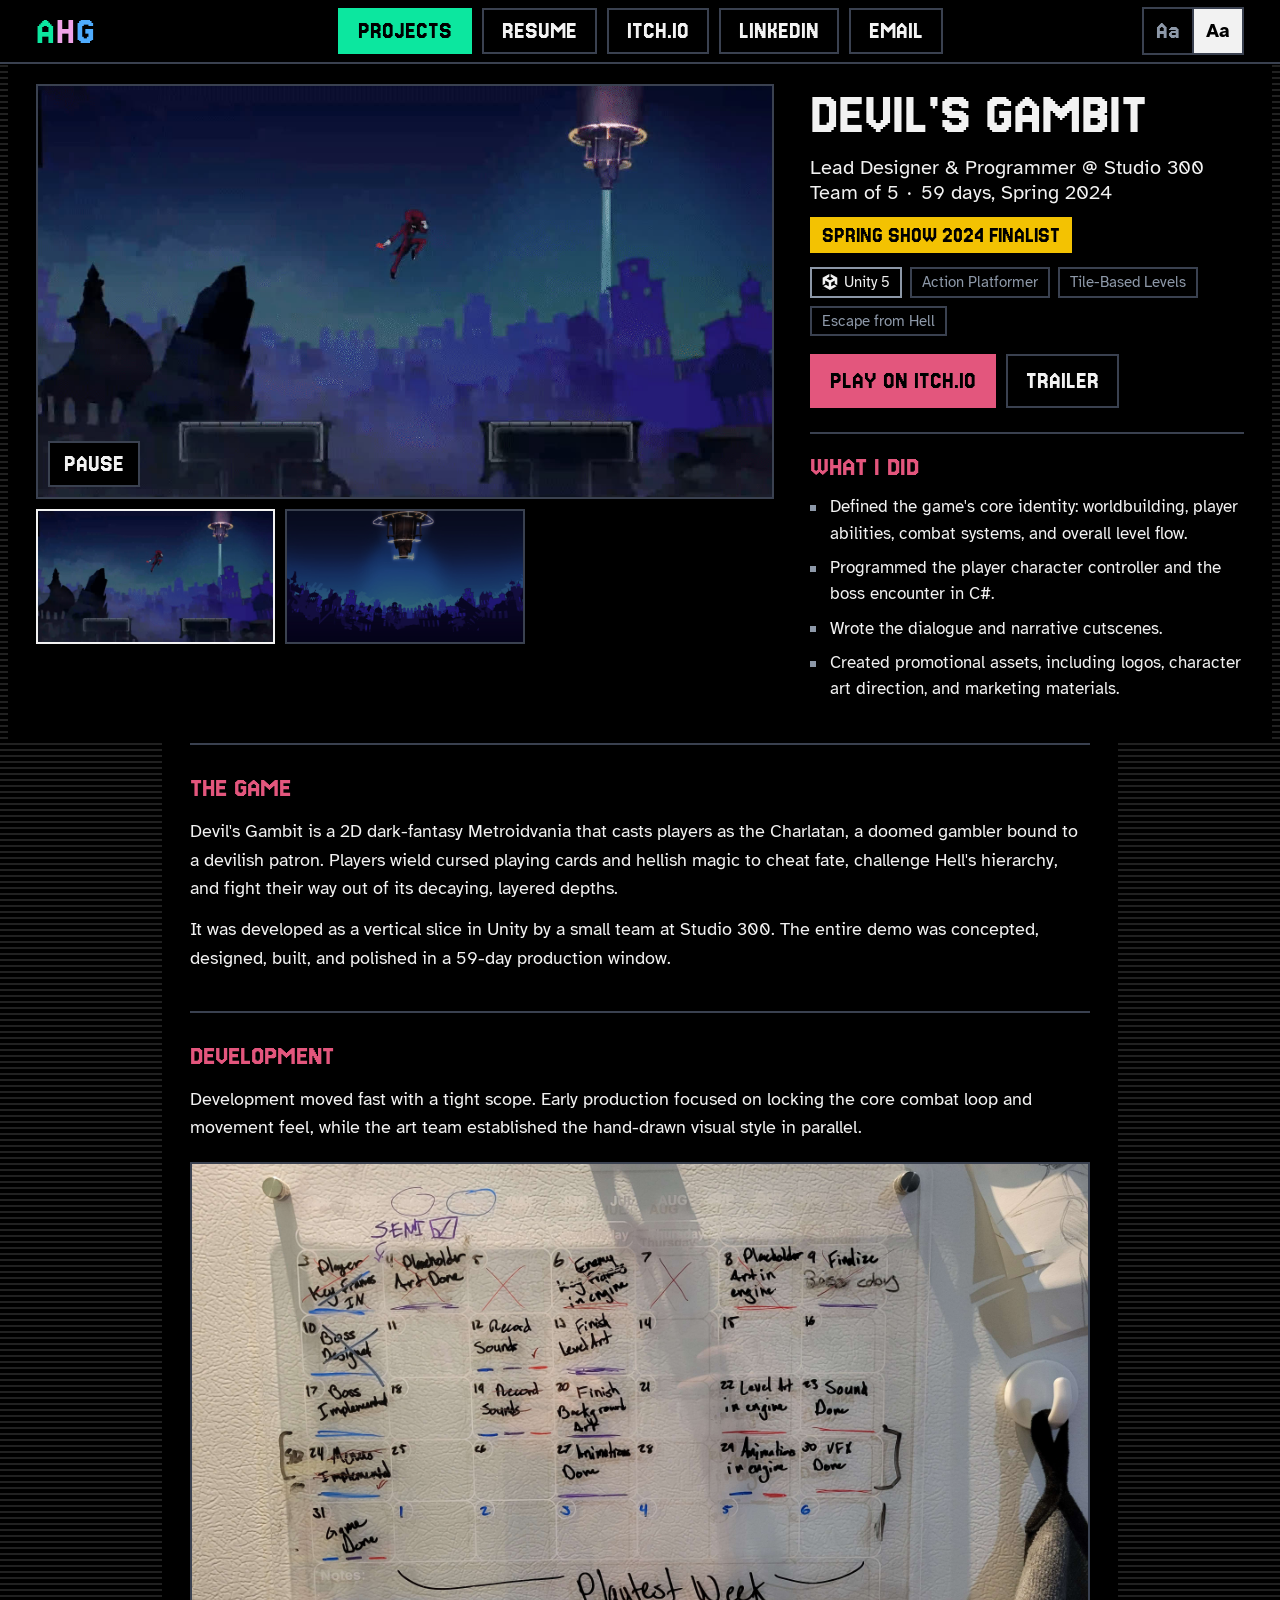
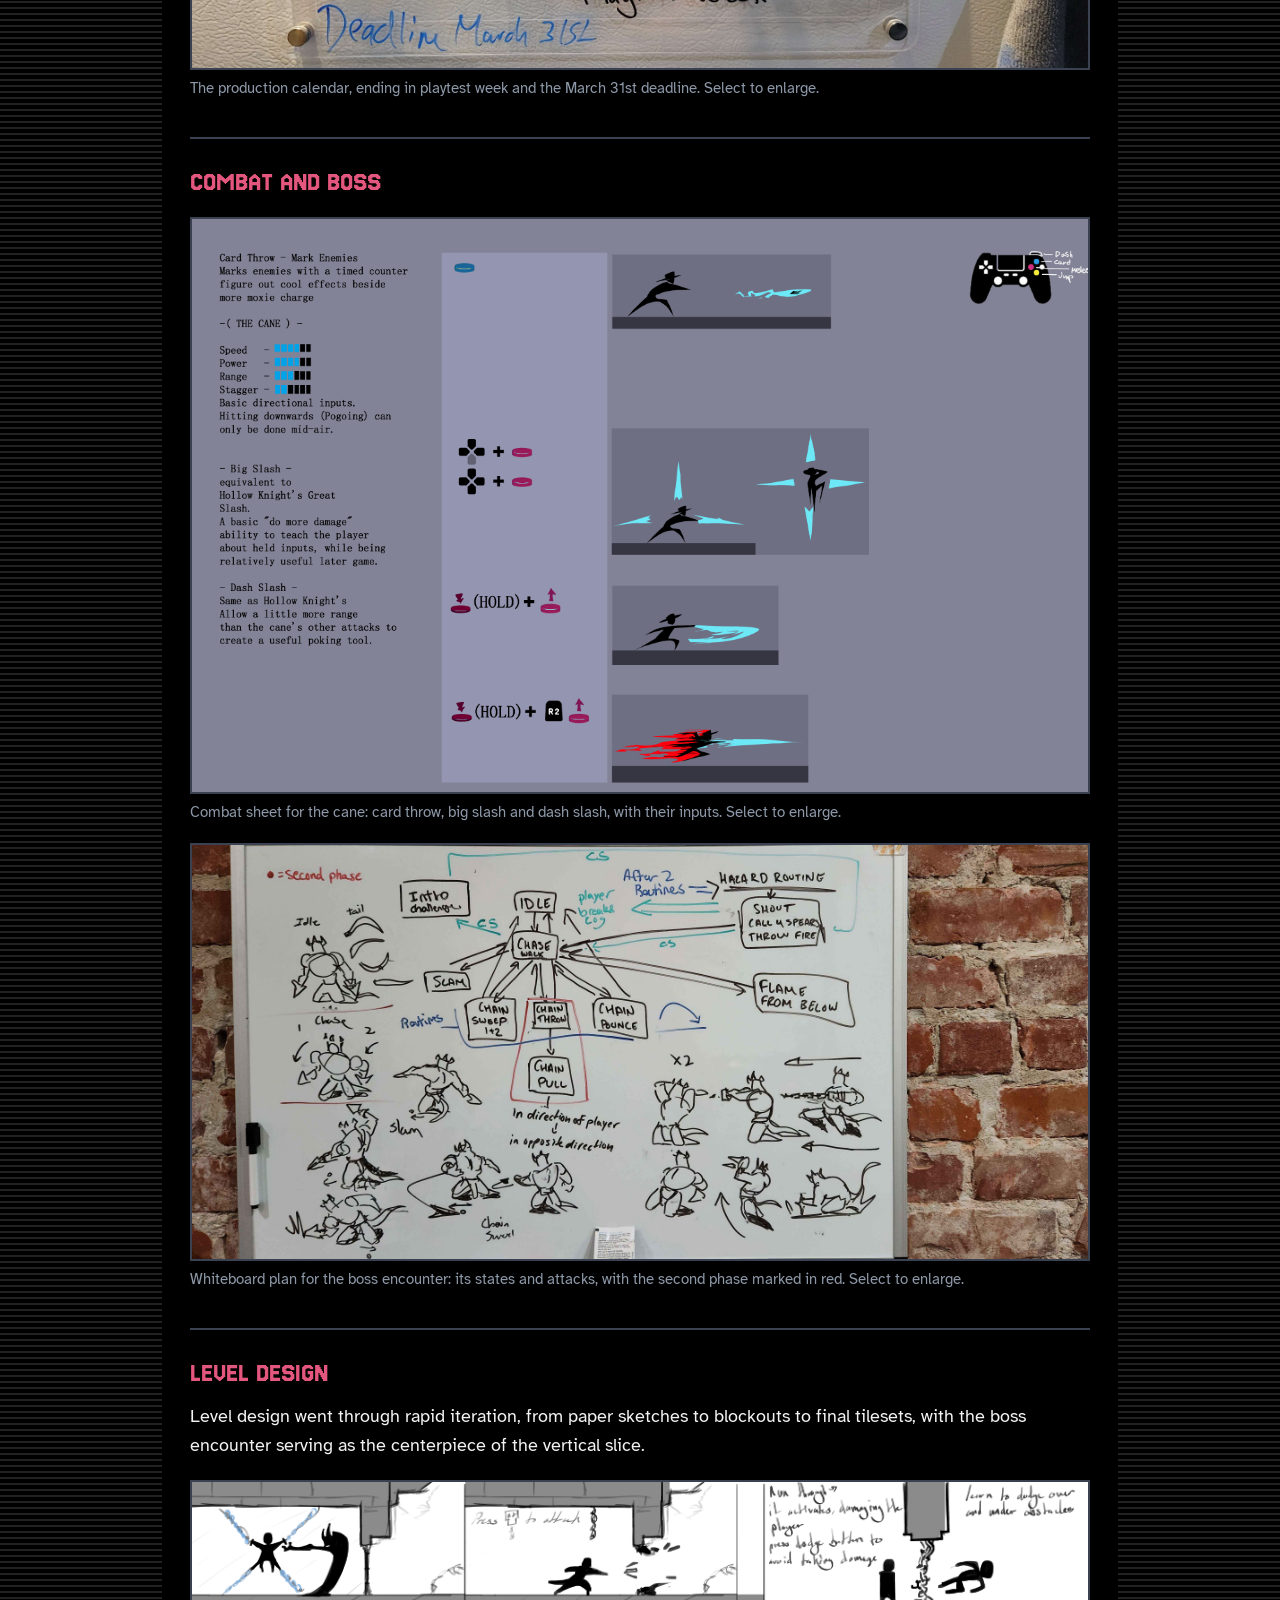
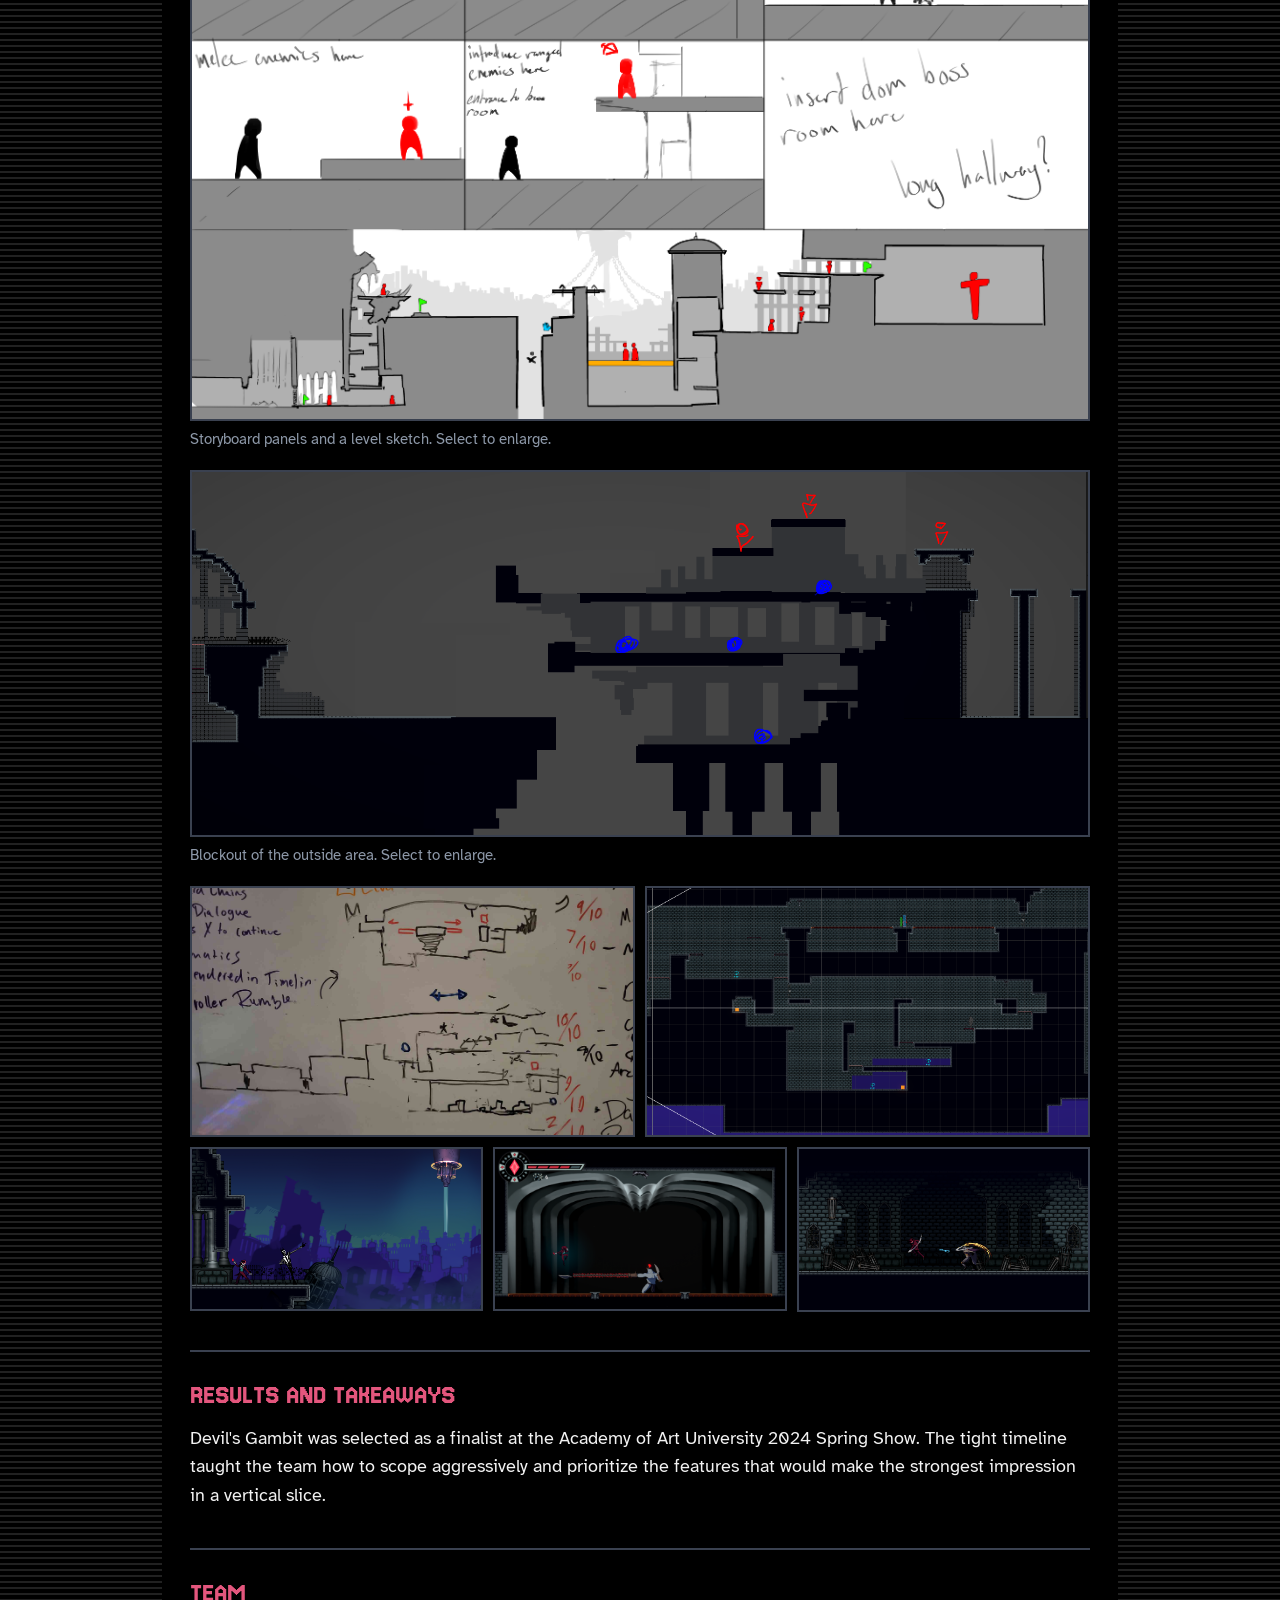
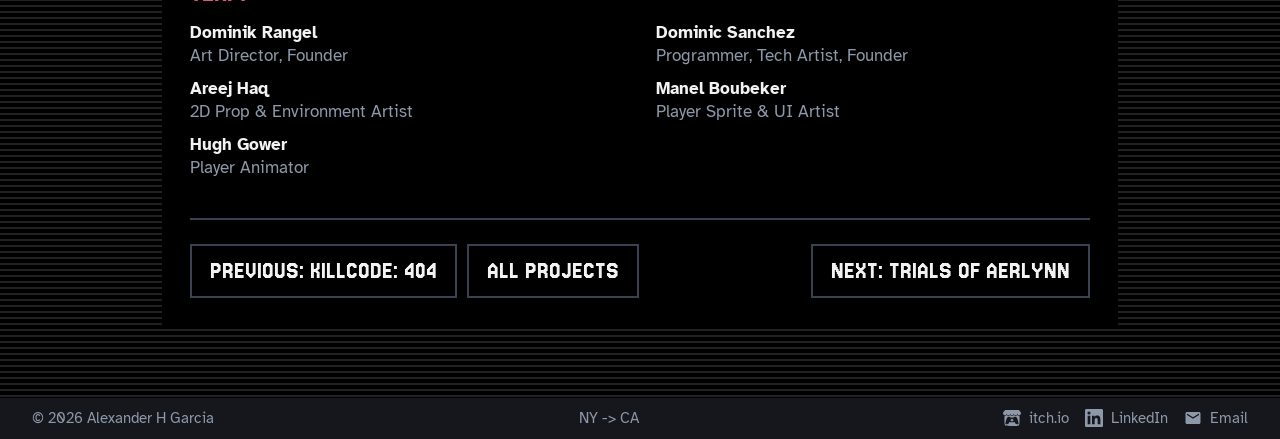
<file: projects/devils-gambit.html>
<!DOCTYPE html>
<html lang="en">
<head>
  <meta charset="UTF-8">
  <meta name="viewport" content="width=device-width, initial-scale=1.0">
  <meta name="description" content="Devil's Gambit, a 2D dark-fantasy metroidvania by Studio 300. Game design and programming by Alexander H Garcia.">
  <meta name="theme-color" content="#000000">
  <link rel="icon" href="../assets/icons/favicon.svg" type="image/svg+xml">
  <title>Devil's Gambit — Alexander H Garcia</title>

  <!-- Fonts -->
  <link rel="preconnect" href="https://fonts.googleapis.com">
  <link rel="preconnect" href="https://fonts.gstatic.com" crossorigin>
  <link href="https://fonts.googleapis.com/css2?family=Jersey+15&family=Atkinson+Hyperlegible:wght@400;700&display=swap" rel="stylesheet">

  <!-- Styles -->
  <link rel="stylesheet" href="../css/reset.css">
  <link rel="stylesheet" href="../css/variables.css">
  <link rel="stylesheet" href="../css/global.css">
  <link rel="stylesheet" href="../css/navbar.css">
  <link rel="stylesheet" href="../css/projects.css">
  <link rel="stylesheet" href="../css/project-page.css">
  <link rel="stylesheet" href="../css/lightbox.css">
  <link rel="stylesheet" href="../css/footer.css">

  <!-- Scripts -->
  <script src="../js/components.js" defer></script>
  <script src="../js/navbar.js" defer></script>
  <script src="../js/project-viewer.js" defer></script>
  <script src="../js/lightbox.js" defer></script>
</head>
<body>
  <div class="site-wrapper world page-project">

    <!-- ========== NAVBAR ========== -->
    <nav id="navbar-placeholder"></nav>

    <!-- ========== MAIN ========== -->
    <main>
      <article class="pp">
        <div class="pp__panel">

          <!-- Top: the work beside the facts -->
          <header class="pp-top">
            <div class="viewer">
              <div class="viewer__stage">
                <video src="../assets/images/projects/devils-gambit/dv-thumbnail.mp4" poster="../assets/images/projects/devils-gambit/dv-thumbnail-poster.jpg" autoplay muted loop playsinline aria-label="Devil's Gambit gameplay"></video>
                <img src="../assets/images/projects/devils-gambit/dv-hero.jpg" alt="Devil's Gambit key art" class="lightbox-trigger" hidden>
                <button type="button" class="block viewer__pause" aria-pressed="false">Pause</button>
              </div>
              <div class="viewer__thumbs" style="--cols: 3">
                <button type="button" class="viewer__thumb" aria-pressed="true" aria-label="Devil's Gambit gameplay" data-video="../assets/images/projects/devils-gambit/dv-thumbnail.mp4" data-poster="../assets/images/projects/devils-gambit/dv-thumbnail-poster.jpg"><img src="../assets/images/projects/devils-gambit/dv-thumbnail-poster.jpg" alt=""></button>
                <button type="button" class="viewer__thumb" aria-pressed="false" aria-label="Devil's Gambit key art" data-image="../assets/images/projects/devils-gambit/dv-hero.jpg" data-alt="Devil's Gambit key art"><img src="../assets/images/projects/devils-gambit/dv-hero.jpg" alt=""></button>
              </div>
            </div>
            <div class="pp-facts">
              <h1 class="pp-title">Devil's Gambit</h1>
              <p class="strip__role"><span>Lead Designer &amp; Programmer @&nbsp;Studio&nbsp;300</span> <span>Team of 5</span> <span>59 days, Spring&nbsp;2024</span></p>
              <p class="strip__award">Spring Show 2024 Finalist</p>
              <ul class="tags"><li class="tags__key tags__key--unity">Unity 5</li><li>Action Platformer</li><li>Tile-Based Levels</li><li>Escape from Hell</li></ul>
              <div class="pp-links">
                <a href="https://studio300.itch.io/devils-gambit-demo" target="_blank" rel="noopener" class="block block--cir is-filled">Play on itch.io</a>
                <a href="https://www.youtube.com/watch?v=qBybB1-YU04" target="_blank" rel="noopener" class="block">Trailer</a>
              </div>
              <div class="pp-did">
                <h2>What I did</h2>
                <ul class="pp-list">
                  <li>Defined the game's core identity: worldbuilding, player abilities, combat systems, and overall level flow.</li>
                  <li>Programmed the player character controller and the boss encounter in C#.</li>
                  <li>Wrote the dialogue and narrative cutscenes.</li>
                  <li>Created promotional assets, including logos, character art direction, and marketing materials.</li>
                </ul>
              </div>
            </div>
          </header>

          <section class="pp-section">
            <h2>The game</h2>
            <p>Devil's Gambit is a 2D dark-fantasy Metroidvania that casts players as the Charlatan, a doomed gambler bound to a devilish patron. Players wield cursed playing cards and hellish magic to cheat fate, challenge Hell's hierarchy, and fight their way out of its decaying, layered depths.</p>
            <p>It was developed as a vertical slice in Unity by a small team at Studio 300. The entire demo was concepted, designed, built, and polished in a 59-day production window.</p>
          </section>
          <section class="pp-section">
            <h2>Development</h2>
            <p>Development moved fast with a tight scope. Early production focused on locking the core combat loop and movement feel, while the art team established the hand-drawn visual style in parallel.</p>
            <figure class="pp-figure">
              <img src="../assets/images/projects/devils-gambit/dv-schedule.jpg" alt="Whiteboard production calendar for Devil's Gambit, ending in a playtest week and a March 31st deadline" class="lightbox-trigger" loading="lazy">
              <figcaption>The production calendar, ending in playtest week and the March 31st deadline. Select to enlarge.</figcaption>
            </figure>
          </section>
          <section class="pp-section">
            <h2>Combat and boss</h2>
            <figure class="pp-figure">
              <img src="../assets/images/projects/devils-gambit/dv-combat-sheet.png" alt="Combat sheet for the cane, showing the card throw, big slash and dash slash with their controller inputs" class="lightbox-trigger" loading="lazy">
              <figcaption>Combat sheet for the cane: card throw, big slash and dash slash, with their inputs. Select to enlarge.</figcaption>
            </figure>
            <figure class="pp-figure">
              <img src="../assets/images/projects/devils-gambit/dv-boss-whiteboard.jpg" alt="Whiteboard plan of the boss encounter, with a flow of its states and sketches of its attacks" class="lightbox-trigger" loading="lazy">
              <figcaption>Whiteboard plan for the boss encounter: its states and attacks, with the second phase marked in red. Select to enlarge.</figcaption>
            </figure>
          </section>
          <section class="pp-section">
            <h2>Level design</h2>
            <p>Level design went through rapid iteration, from paper sketches to blockouts to final tilesets, with the boss encounter serving as the centerpiece of the vertical slice.</p>
            <figure class="pp-figure">
              <img src="../assets/images/projects/devils-gambit/dv-sketch-level.png" alt="Storyboard panels above a sketched side view of a Devil's Gambit level" class="lightbox-trigger" loading="lazy">
              <figcaption>Storyboard panels and a level sketch. Select to enlarge.</figcaption>
            </figure>
            <figure class="pp-figure">
              <img src="../assets/images/projects/devils-gambit/dv-blockout-outside.png" alt="Greybox blockout of the outside area, with enemy and pickup positions marked" class="lightbox-trigger" loading="lazy">
              <figcaption>Blockout of the outside area. Select to enlarge.</figcaption>
            </figure>
            <div class="pp-stills">
              <img src="../assets/images/projects/devils-gambit/dv-sketch-whiteboard.jpg" alt="Whiteboard sketch of a level layout" class="lightbox-trigger" loading="lazy">
              <img src="../assets/images/projects/devils-gambit/dv-blockout-sinners-lair.png" alt="Sinner's Lair blockout in the tile editor" class="lightbox-trigger" loading="lazy">
              <img src="../assets/images/projects/devils-gambit/dv-still-1.png" alt="Devil's Gambit: the Charlatan and a devil on a ledge above the ruined city" class="lightbox-trigger" loading="lazy">
              <img src="../assets/images/projects/devils-gambit/dv-still-2.png" alt="Devil's Gambit: the boss arena" class="lightbox-trigger" loading="lazy">
              <img src="../assets/images/projects/devils-gambit/dv-still-3.png" alt="Devil's Gambit: combat in the stone halls" class="lightbox-trigger" loading="lazy">
            </div>
          </section>
          <section class="pp-section">
            <h2>Results and takeaways</h2>
            <p>Devil's Gambit was selected as a finalist at the Academy of Art University 2024 Spring Show. The tight timeline taught the team how to scope aggressively and prioritize the features that would make the strongest impression in a vertical slice.</p>
          </section>
          <section class="pp-section">
            <h2>Team</h2>
            <ul class="pp-credits">
              <li><strong>Dominik Rangel</strong><span>Art Director, Founder</span></li>
              <li><strong>Dominic Sanchez</strong><span>Programmer, Tech Artist, Founder</span></li>
              <li><strong>Areej Haq</strong><span>2D Prop &amp; Environment Artist</span></li>
              <li><strong>Manel Boubeker</strong><span>Player Sprite &amp; UI Artist</span></li>
              <li><strong>Hugh Gower</strong><span>Player Animator</span></li>
            </ul>
          </section>

          <!-- Previous / next -->
          <nav class="pp-nav" aria-label="More projects">
            <a href="./killcode-404.html" class="block">Previous: KillCode: 404</a>
            <a href="./index.html" class="block block--tri">All projects</a>
            <a href="./trials-of-aerlynn.html" class="block pp-nav__next">Next: Trials of Aerlynn</a>
          </nav>

        </div>
      </article>
    </main>

    <!-- ========== FOOTER ========== -->
    <footer id="footer-placeholder"></footer>

  </div>
</body>
</html>
</file>
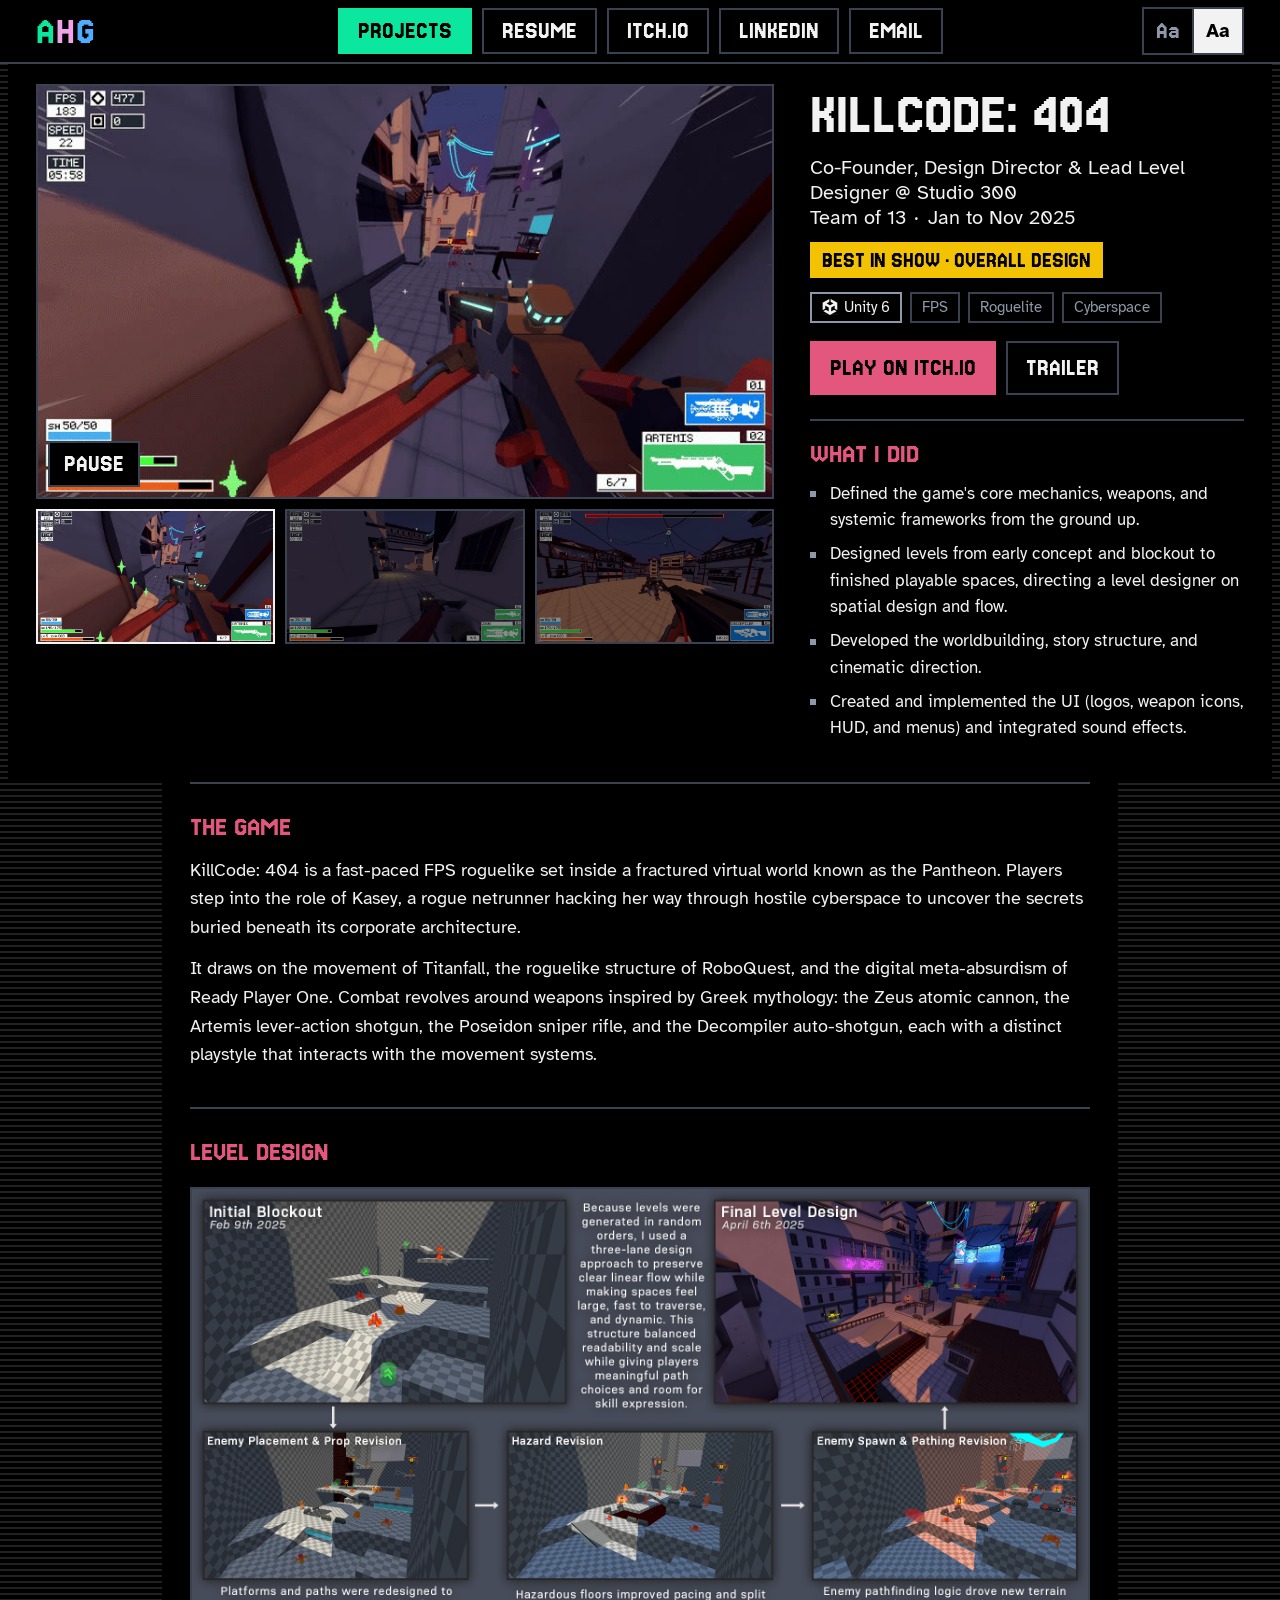
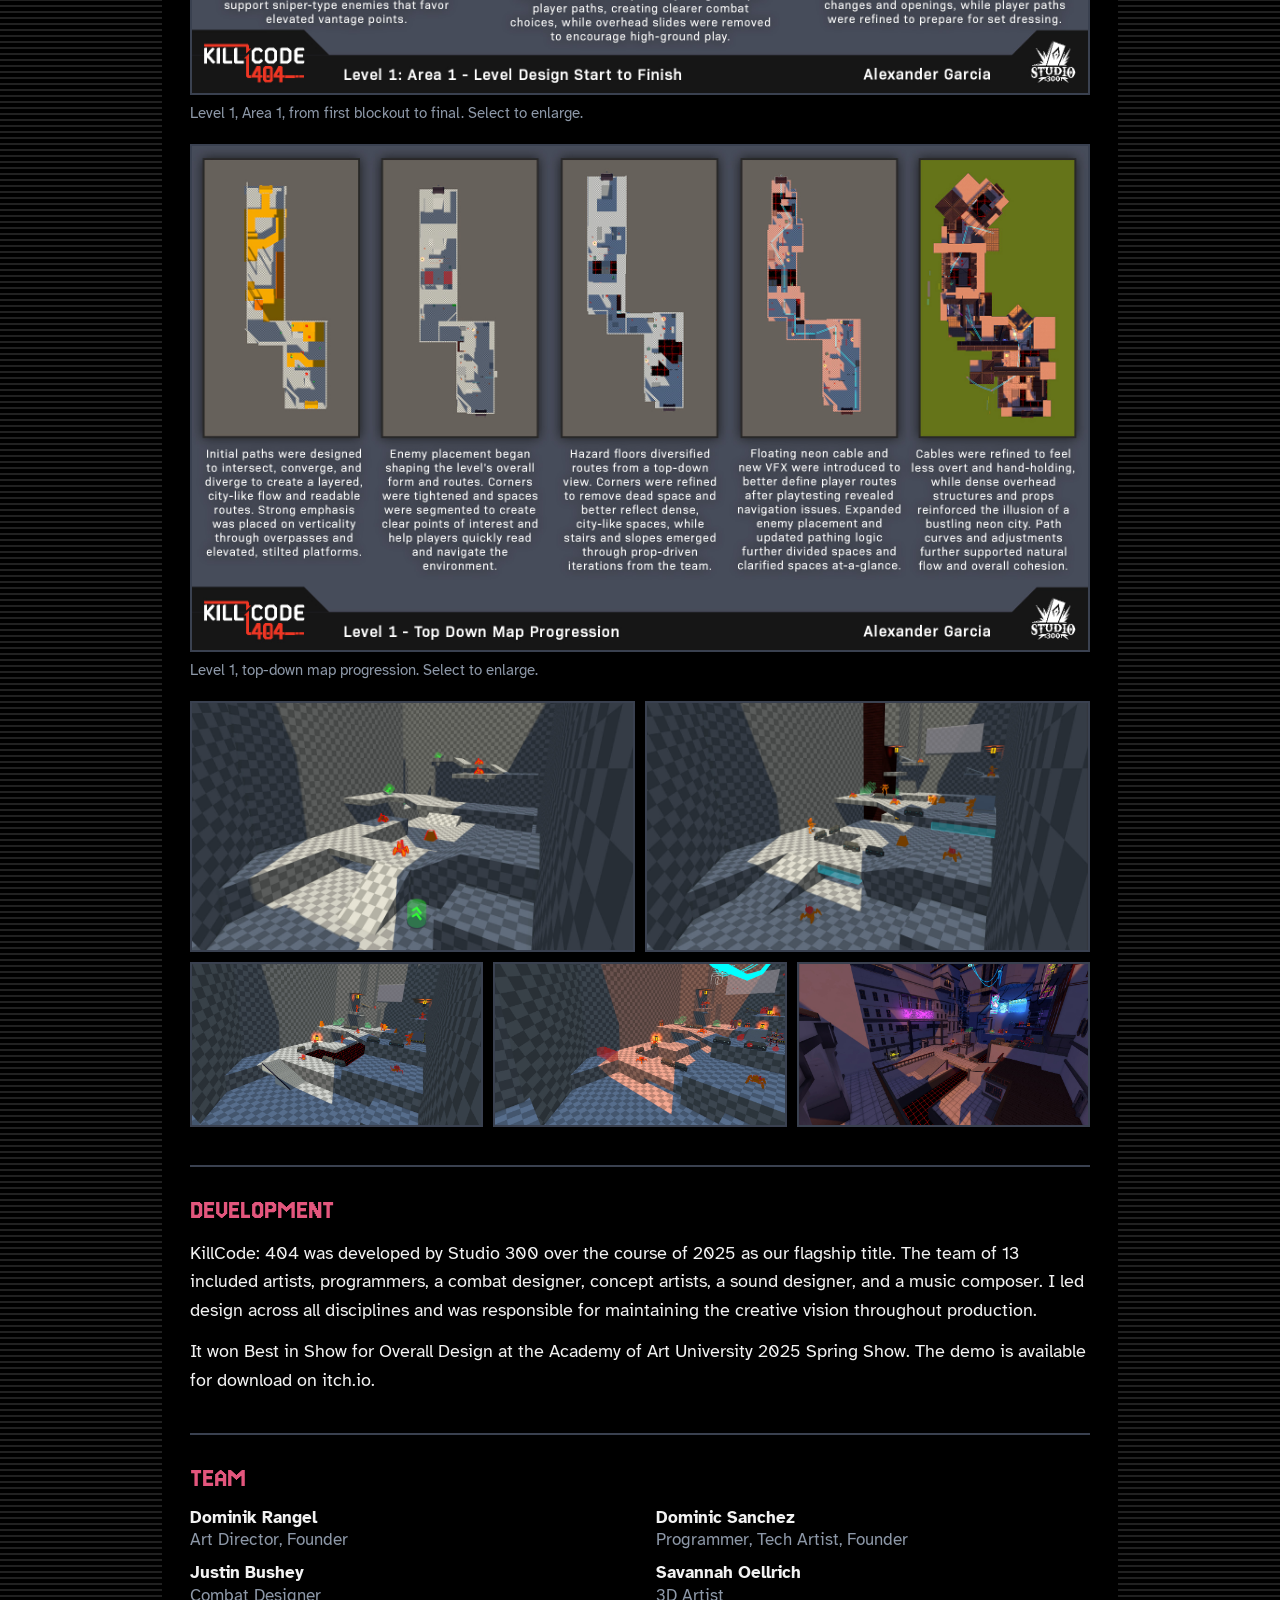
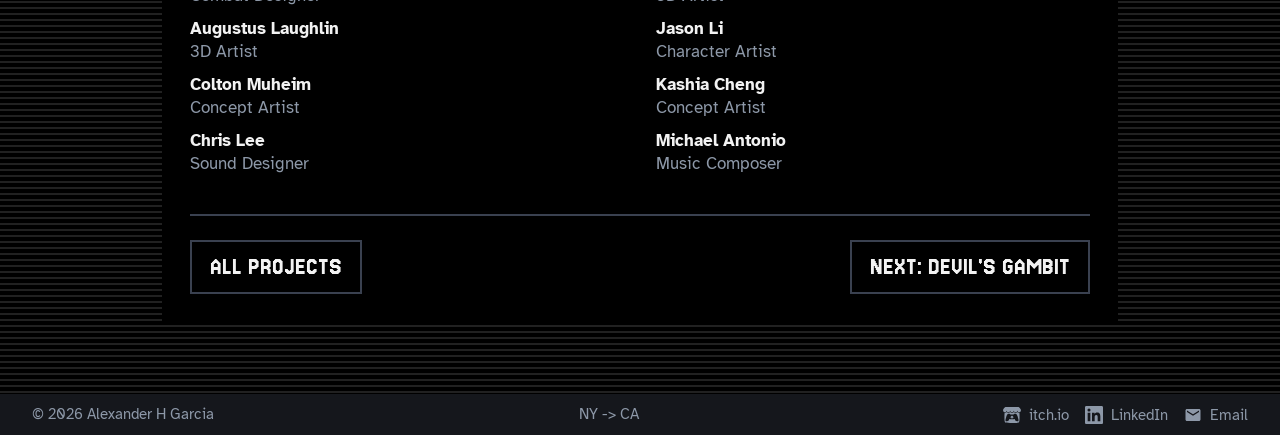
<file: projects/killcode-404.html>
<!DOCTYPE html>
<html lang="en">
<head>
  <meta charset="UTF-8">
  <meta name="viewport" content="width=device-width, initial-scale=1.0">
  <meta name="description" content="KillCode: 404, a 3D FPS roguelite by Studio 300. Design direction and level design by Alexander H Garcia.">
  <meta name="theme-color" content="#000000">
  <link rel="icon" href="../assets/icons/favicon.svg" type="image/svg+xml">
  <title>KillCode: 404 — Alexander H Garcia</title>

  <!-- Fonts -->
  <link rel="preconnect" href="https://fonts.googleapis.com">
  <link rel="preconnect" href="https://fonts.gstatic.com" crossorigin>
  <link href="https://fonts.googleapis.com/css2?family=Jersey+15&family=Atkinson+Hyperlegible:wght@400;700&display=swap" rel="stylesheet">

  <!-- Styles -->
  <link rel="stylesheet" href="../css/reset.css">
  <link rel="stylesheet" href="../css/variables.css">
  <link rel="stylesheet" href="../css/global.css">
  <link rel="stylesheet" href="../css/navbar.css">
  <link rel="stylesheet" href="../css/projects.css">
  <link rel="stylesheet" href="../css/project-page.css">
  <link rel="stylesheet" href="../css/lightbox.css">
  <link rel="stylesheet" href="../css/footer.css">

  <!-- Scripts -->
  <script src="../js/components.js" defer></script>
  <script src="../js/navbar.js" defer></script>
  <script src="../js/project-viewer.js" defer></script>
  <script src="../js/lightbox.js" defer></script>
</head>
<body>
  <div class="site-wrapper world page-project">

    <!-- ========== NAVBAR ========== -->
    <nav id="navbar-placeholder"></nav>

    <!-- ========== MAIN ========== -->
    <main>
      <article class="pp">
        <div class="pp__panel">

          <!-- Top: the work beside the facts -->
          <header class="pp-top">
            <div class="viewer">
              <div class="viewer__stage">
                <video src="../assets/images/projects/killcode-404/gp-showcase-1.mp4" poster="../assets/images/projects/killcode-404/gp-showcase-1-poster.jpg" autoplay muted loop playsinline aria-label="KillCode: 404 gameplay, clip 1"></video>
                <button type="button" class="block viewer__pause" aria-pressed="false">Pause</button>
              </div>
              <div class="viewer__thumbs" style="--cols: 3">
                <button type="button" class="viewer__thumb" aria-pressed="true" aria-label="KillCode: 404 gameplay, clip 1" data-video="../assets/images/projects/killcode-404/gp-showcase-1.mp4" data-poster="../assets/images/projects/killcode-404/gp-showcase-1-poster.jpg"><img src="../assets/images/projects/killcode-404/gp-showcase-1-poster.jpg" alt=""></button>
                <button type="button" class="viewer__thumb" aria-pressed="false" aria-label="KillCode: 404 gameplay, clip 2" data-video="../assets/images/projects/killcode-404/gp-showcase-2.mp4" data-poster="../assets/images/projects/killcode-404/gp-showcase-2-poster.jpg"><img src="../assets/images/projects/killcode-404/gp-showcase-2-poster.jpg" alt=""></button>
                <button type="button" class="viewer__thumb" aria-pressed="false" aria-label="KillCode: 404 gameplay, clip 3" data-video="../assets/images/projects/killcode-404/gp-showcase-3.mp4" data-poster="../assets/images/projects/killcode-404/gp-showcase-3-poster.jpg"><img src="../assets/images/projects/killcode-404/gp-showcase-3-poster.jpg" alt=""></button>
              </div>
            </div>
            <div class="pp-facts">
              <h1 class="pp-title">KillCode: 404</h1>
              <p class="strip__role"><span>Co-Founder, Design Director &amp; Lead Level Designer @&nbsp;Studio&nbsp;300</span> <span>Team of 13</span> <span>Jan to Nov&nbsp;2025</span></p>
              <p class="strip__award">Best in Show &middot; Overall Design</p>
              <ul class="tags"><li class="tags__key tags__key--unity">Unity 6</li><li>FPS</li><li>Roguelite</li><li>Cyberspace</li></ul>
              <div class="pp-links">
                <a href="https://studio300.itch.io/killcode-404" target="_blank" rel="noopener" class="block block--cir is-filled">Play on itch.io</a>
                <a href="https://www.youtube.com/watch?v=9CYRYZ8bM7M" target="_blank" rel="noopener" class="block">Trailer</a>
              </div>
              <div class="pp-did">
                <h2>What I did</h2>
                <ul class="pp-list">
                  <li>Defined the game's core mechanics, weapons, and systemic frameworks from the ground up.</li>
                  <li>Designed levels from early concept and blockout to finished playable spaces, directing a level designer on spatial design and flow.</li>
                  <li>Developed the worldbuilding, story structure, and cinematic direction.</li>
                  <li>Created and implemented the UI (logos, weapon icons, HUD, and menus) and integrated sound effects.</li>
                </ul>
              </div>
            </div>
          </header>

          <section class="pp-section">
            <h2>The game</h2>
            <p>KillCode: 404 is a fast-paced FPS roguelike set inside a fractured virtual world known as the Pantheon. Players step into the role of Kasey, a rogue netrunner hacking her way through hostile cyberspace to uncover the secrets buried beneath its corporate architecture.</p>
            <p>It draws on the movement of Titanfall, the roguelike structure of RoboQuest, and the digital meta-absurdism of Ready Player One. Combat revolves around weapons inspired by Greek mythology: the Zeus atomic cannon, the Artemis lever-action shotgun, the Poseidon sniper rifle, and the Decompiler auto-shotgun, each with a distinct playstyle that interacts with the movement systems.</p>
          </section>
          <section class="pp-section">
            <h2>Level design</h2>
            <figure class="pp-figure">
              <img src="../assets/images/projects/killcode-404/ld-blockout-showcase.jpg" alt="Level 1, Area 1 of KillCode: 404 from initial blockout to final level design, with notes on each revision" class="lightbox-trigger" loading="lazy">
              <figcaption>Level 1, Area 1, from first blockout to final. Select to enlarge.</figcaption>
            </figure>
            <figure class="pp-figure">
              <img src="../assets/images/projects/killcode-404/ld-topdown-showcase.jpg" alt="Top-down map progression of KillCode: 404 Level 1 across five revisions" class="lightbox-trigger" loading="lazy">
              <figcaption>Level 1, top-down map progression. Select to enlarge.</figcaption>
            </figure>
            <div class="pp-stills">
              <img src="../assets/images/projects/killcode-404/blockout-1.jpg" alt="KillCode: 404 blockout, view 1" class="lightbox-trigger" loading="lazy">
              <img src="../assets/images/projects/killcode-404/blockout-2.jpg" alt="KillCode: 404 blockout, view 2" class="lightbox-trigger" loading="lazy">
              <img src="../assets/images/projects/killcode-404/blockout-3.jpg" alt="KillCode: 404 blockout, view 3" class="lightbox-trigger" loading="lazy">
              <img src="../assets/images/projects/killcode-404/blockout-4.jpg" alt="KillCode: 404 blockout, view 4" class="lightbox-trigger" loading="lazy">
              <img src="../assets/images/projects/killcode-404/blockout-5.jpg" alt="KillCode: 404 blockout, view 5" class="lightbox-trigger" loading="lazy">
            </div>
          </section>
          <section class="pp-section">
            <h2>Development</h2>
            <p>KillCode: 404 was developed by Studio 300 over the course of 2025 as our flagship title. The team of 13 included artists, programmers, a combat designer, concept artists, a sound designer, and a music composer. I led design across all disciplines and was responsible for maintaining the creative vision throughout production.</p>
            <p>It won Best in Show for Overall Design at the Academy of Art University 2025 Spring Show. The demo is available for download on itch.io.</p>
          </section>
          <section class="pp-section">
            <h2>Team</h2>
            <ul class="pp-credits">
              <li><strong>Dominik Rangel</strong><span>Art Director, Founder</span></li>
              <li><strong>Dominic Sanchez</strong><span>Programmer, Tech Artist, Founder</span></li>
              <li><strong>Justin Bushey</strong><span>Combat Designer</span></li>
              <li><strong>Savannah Oellrich</strong><span>3D Artist</span></li>
              <li><strong>Augustus Laughlin</strong><span>3D Artist</span></li>
              <li><strong>Jason Li</strong><span>Character Artist</span></li>
              <li><strong>Colton Muheim</strong><span>Concept Artist</span></li>
              <li><strong>Kashia Cheng</strong><span>Concept Artist</span></li>
              <li><strong>Chris Lee</strong><span>Sound Designer</span></li>
              <li><strong>Michael Antonio</strong><span>Music Composer</span></li>
            </ul>
          </section>

          <!-- Previous / next -->
          <nav class="pp-nav" aria-label="More projects">
            <a href="./index.html" class="block block--tri">All projects</a>
            <a href="./devils-gambit.html" class="block pp-nav__next">Next: Devil's Gambit</a>
          </nav>

        </div>
      </article>
    </main>

    <!-- ========== FOOTER ========== -->
    <footer id="footer-placeholder"></footer>

  </div>
</body>
</html>
</file>
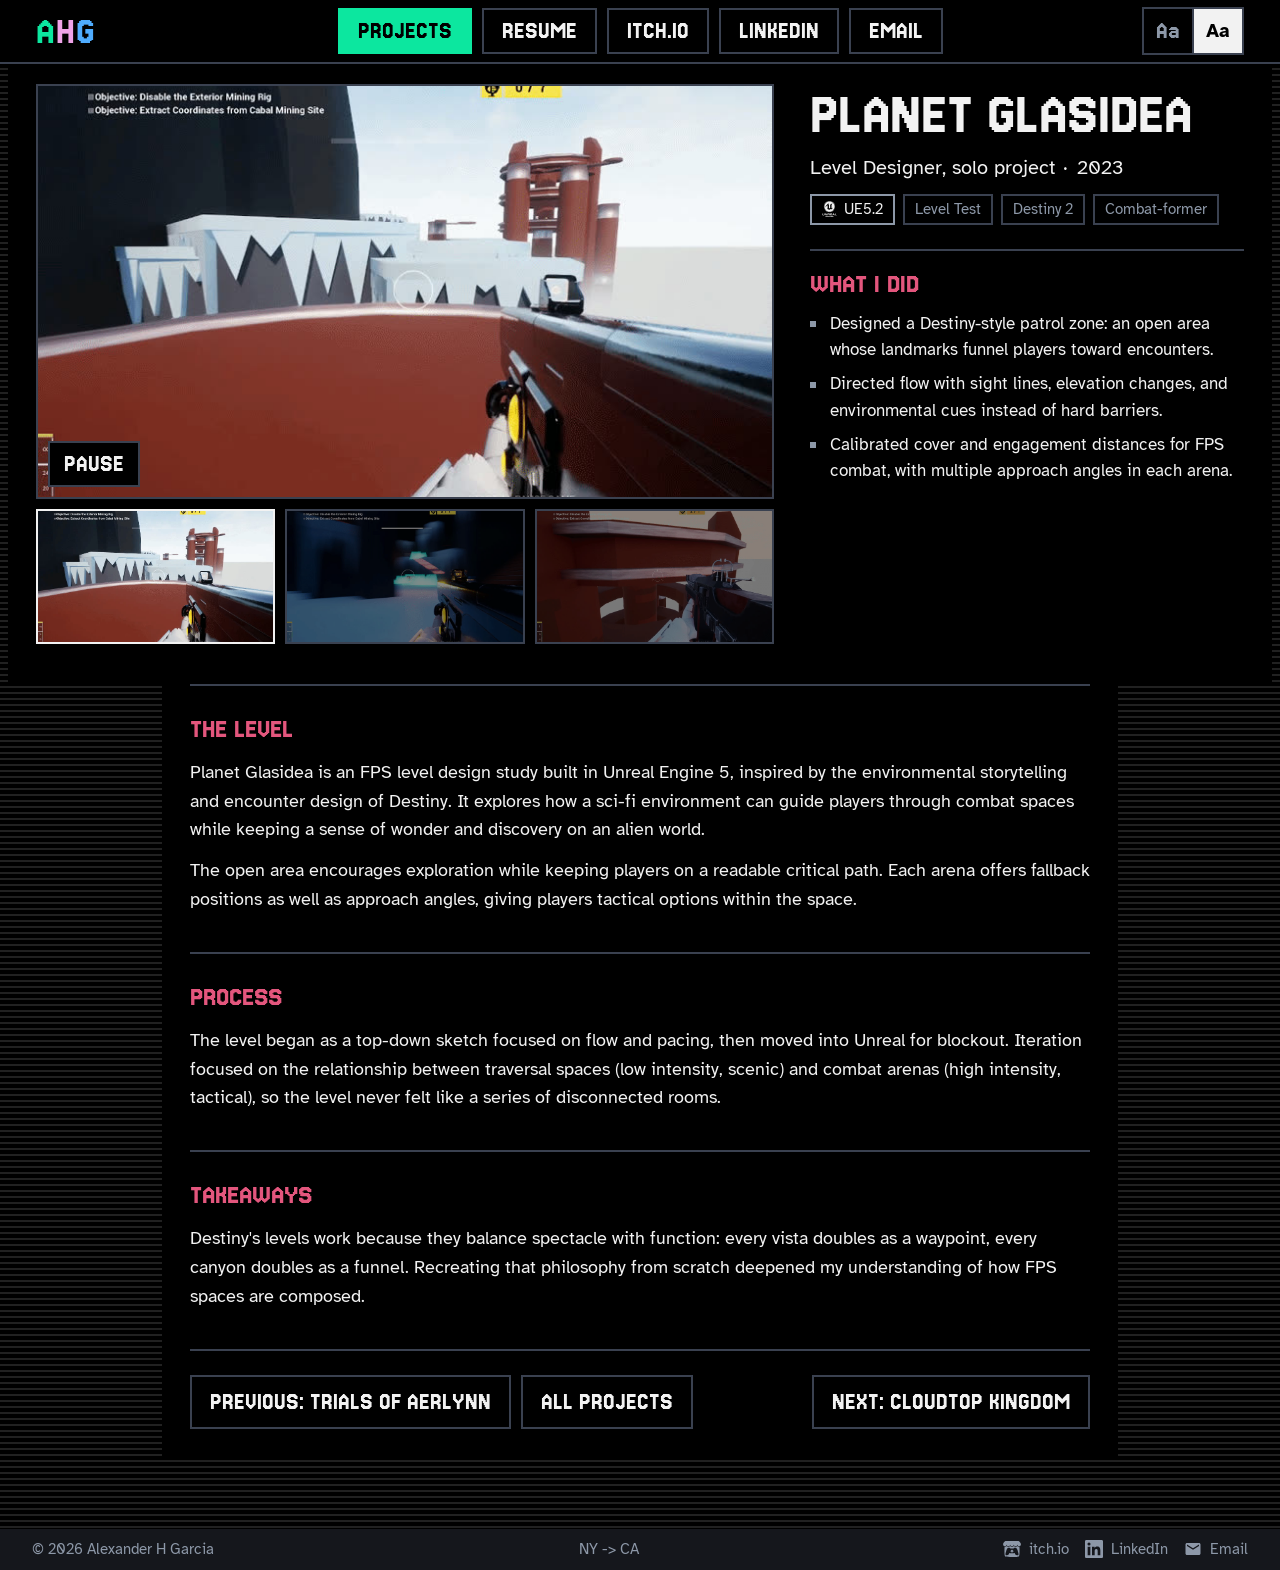
<file: projects/planet-glasidea.html>
<!DOCTYPE html>
<html lang="en">
<head>
  <meta charset="UTF-8">
  <meta name="viewport" content="width=device-width, initial-scale=1.0">
  <meta name="description" content="Planet Glasidea, an FPS level design study built in Unreal Engine 5 by Alexander H Garcia.">
  <meta name="theme-color" content="#000000">
  <link rel="icon" href="../assets/icons/favicon.svg" type="image/svg+xml">
  <title>Planet Glasidea — Alexander H Garcia</title>

  <!-- Fonts -->
  <link rel="preconnect" href="https://fonts.googleapis.com">
  <link rel="preconnect" href="https://fonts.gstatic.com" crossorigin>
  <link href="https://fonts.googleapis.com/css2?family=Jersey+15&family=Atkinson+Hyperlegible:wght@400;700&display=swap" rel="stylesheet">

  <!-- Styles -->
  <link rel="stylesheet" href="../css/reset.css">
  <link rel="stylesheet" href="../css/variables.css">
  <link rel="stylesheet" href="../css/global.css">
  <link rel="stylesheet" href="../css/navbar.css">
  <link rel="stylesheet" href="../css/projects.css">
  <link rel="stylesheet" href="../css/project-page.css">
  <link rel="stylesheet" href="../css/lightbox.css">
  <link rel="stylesheet" href="../css/footer.css">

  <!-- Scripts -->
  <script src="../js/components.js" defer></script>
  <script src="../js/navbar.js" defer></script>
  <script src="../js/project-viewer.js" defer></script>
  <script src="../js/lightbox.js" defer></script>
</head>
<body>
  <div class="site-wrapper world page-project">

    <!-- ========== NAVBAR ========== -->
    <nav id="navbar-placeholder"></nav>

    <!-- ========== MAIN ========== -->
    <main>
      <article class="pp">
        <div class="pp__panel">

          <!-- Top: the work beside the facts -->
          <header class="pp-top">
            <div class="viewer">
              <div class="viewer__stage">
                <video src="../assets/images/projects/planet-glasidea/glasidea-thumbnail-a.mp4" poster="../assets/images/projects/planet-glasidea/glasidea-thumbnail-a-poster.jpg" autoplay muted loop playsinline aria-label="Planet Glasidea gameplay, clip 1"></video>
                <button type="button" class="block viewer__pause" aria-pressed="false">Pause</button>
              </div>
              <div class="viewer__thumbs" style="--cols: 3">
                <button type="button" class="viewer__thumb" aria-pressed="true" aria-label="Planet Glasidea gameplay, clip 1" data-video="../assets/images/projects/planet-glasidea/glasidea-thumbnail-a.mp4" data-poster="../assets/images/projects/planet-glasidea/glasidea-thumbnail-a-poster.jpg"><img src="../assets/images/projects/planet-glasidea/glasidea-thumbnail-a-poster.jpg" alt=""></button>
                <button type="button" class="viewer__thumb" aria-pressed="false" aria-label="Planet Glasidea gameplay, clip 2" data-video="../assets/images/projects/planet-glasidea/glasidea-thumbnail-b.mp4" data-poster="../assets/images/projects/planet-glasidea/glasidea-thumbnail-b-poster.jpg"><img src="../assets/images/projects/planet-glasidea/glasidea-thumbnail-b-poster.jpg" alt=""></button>
                <button type="button" class="viewer__thumb" aria-pressed="false" aria-label="Planet Glasidea gameplay, clip 3" data-video="../assets/images/projects/planet-glasidea/glasidea-thumbnail-c.mp4" data-poster="../assets/images/projects/planet-glasidea/glasidea-thumbnail-c-poster.jpg"><img src="../assets/images/projects/planet-glasidea/glasidea-thumbnail-c-poster.jpg" alt=""></button>
              </div>
            </div>
            <div class="pp-facts">
              <h1 class="pp-title">Planet Glasidea</h1>
              <p class="strip__role"><span>Level Designer, solo project</span> <span>2023</span></p>
              <ul class="tags"><li class="tags__key tags__key--unreal">UE5.2</li><li>Level Test</li><li>Destiny 2</li><li>Combat-former</li></ul>
              <div class="pp-did">
                <h2>What I did</h2>
                <ul class="pp-list">
                  <li>Designed a Destiny-style patrol zone: an open area whose landmarks funnel players toward encounters.</li>
                  <li>Directed flow with sight lines, elevation changes, and environmental cues instead of hard barriers.</li>
                  <li>Calibrated cover and engagement distances for FPS combat, with multiple approach angles in each arena.</li>
                </ul>
              </div>
            </div>
          </header>

          <section class="pp-section">
            <h2>The level</h2>
            <p>Planet Glasidea is an FPS level design study built in Unreal Engine 5, inspired by the environmental storytelling and encounter design of Destiny. It explores how a sci-fi environment can guide players through combat spaces while keeping a sense of wonder and discovery on an alien world.</p>
            <p>The open area encourages exploration while keeping players on a readable critical path. Each arena offers fallback positions as well as approach angles, giving players tactical options within the space.</p>
          </section>
          <section class="pp-section">
            <h2>Process</h2>
            <p>The level began as a top-down sketch focused on flow and pacing, then moved into Unreal for blockout. Iteration focused on the relationship between traversal spaces (low intensity, scenic) and combat arenas (high intensity, tactical), so the level never felt like a series of disconnected rooms.</p>
          </section>
          <section class="pp-section">
            <h2>Takeaways</h2>
            <p>Destiny's levels work because they balance spectacle with function: every vista doubles as a waypoint, every canyon doubles as a funnel. Recreating that philosophy from scratch deepened my understanding of how FPS spaces are composed.</p>
          </section>

          <!-- Previous / next -->
          <nav class="pp-nav" aria-label="More projects">
            <a href="./trials-of-aerlynn.html" class="block">Previous: Trials of Aerlynn</a>
            <a href="./index.html" class="block block--tri">All projects</a>
            <a href="./cloudtop-kingdom.html" class="block pp-nav__next">Next: Cloudtop Kingdom</a>
          </nav>

        </div>
      </article>
    </main>

    <!-- ========== FOOTER ========== -->
    <footer id="footer-placeholder"></footer>

  </div>
</body>
</html>
</file>
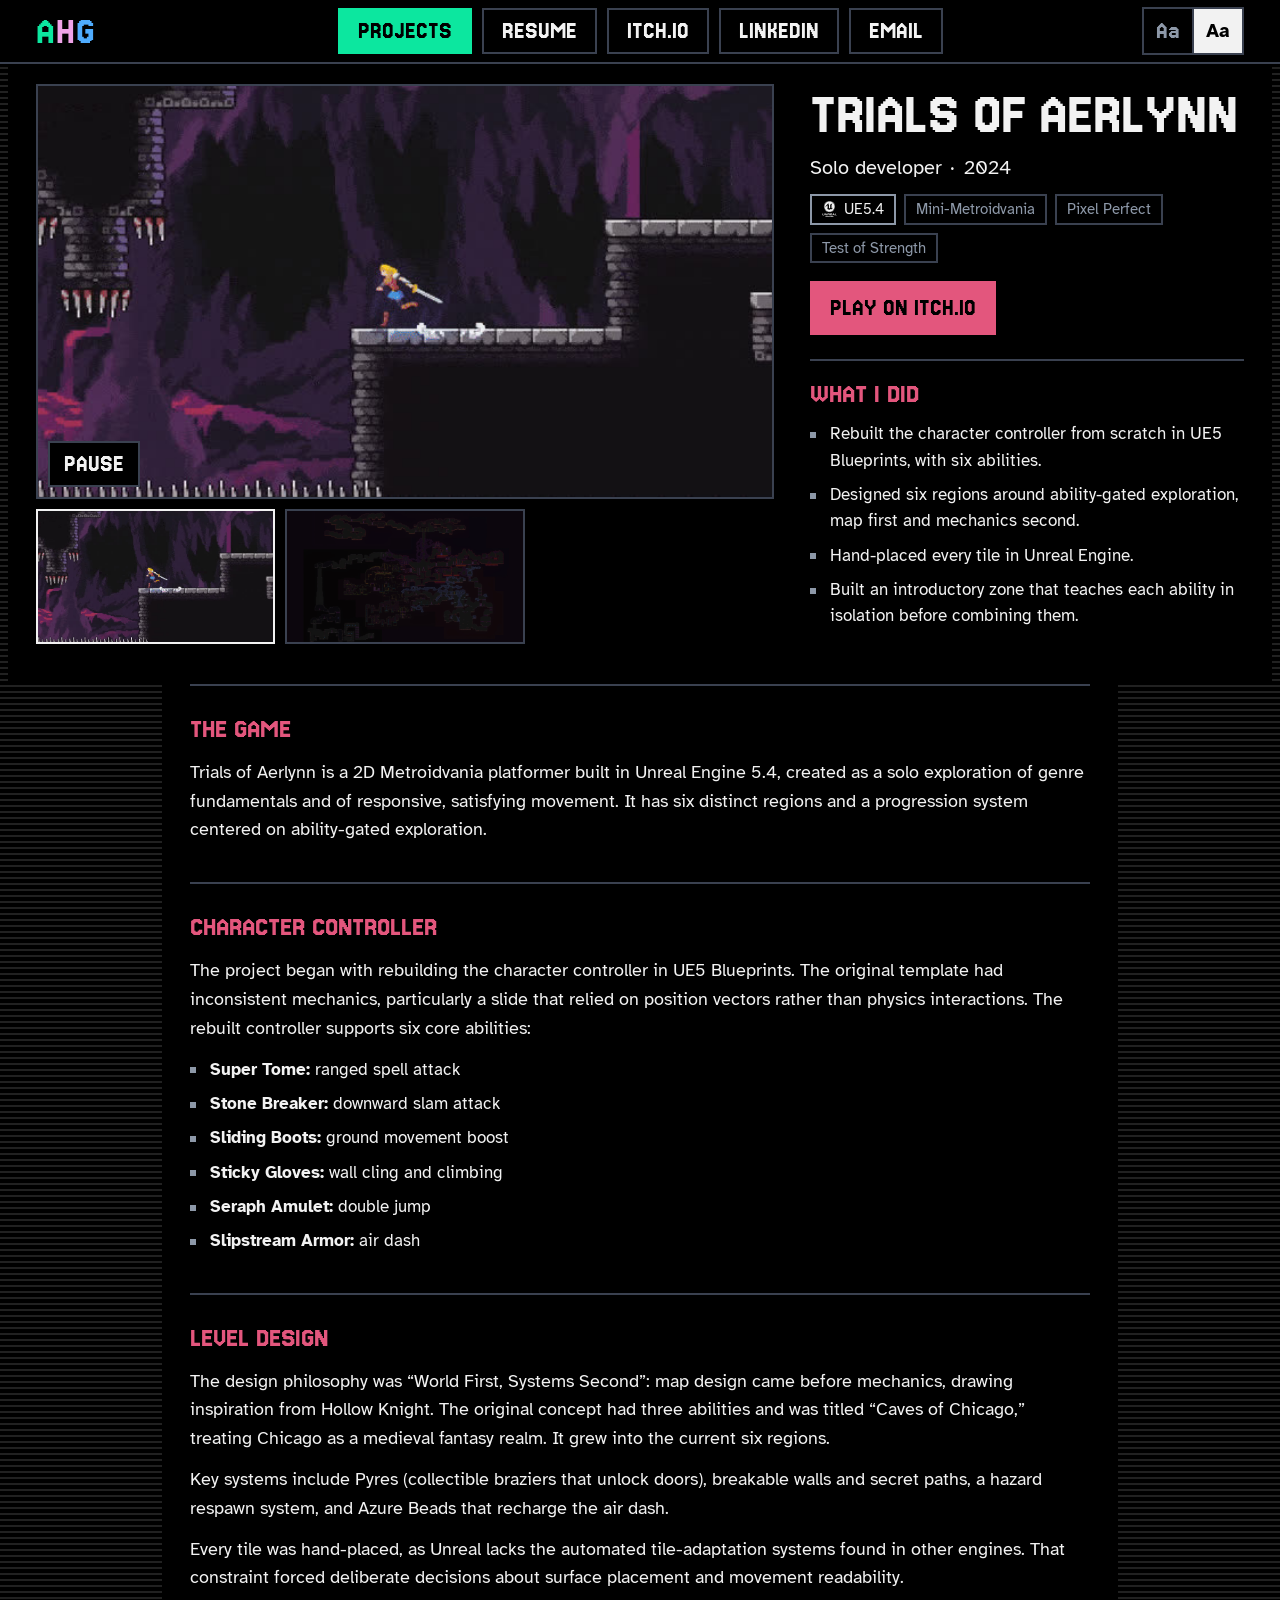
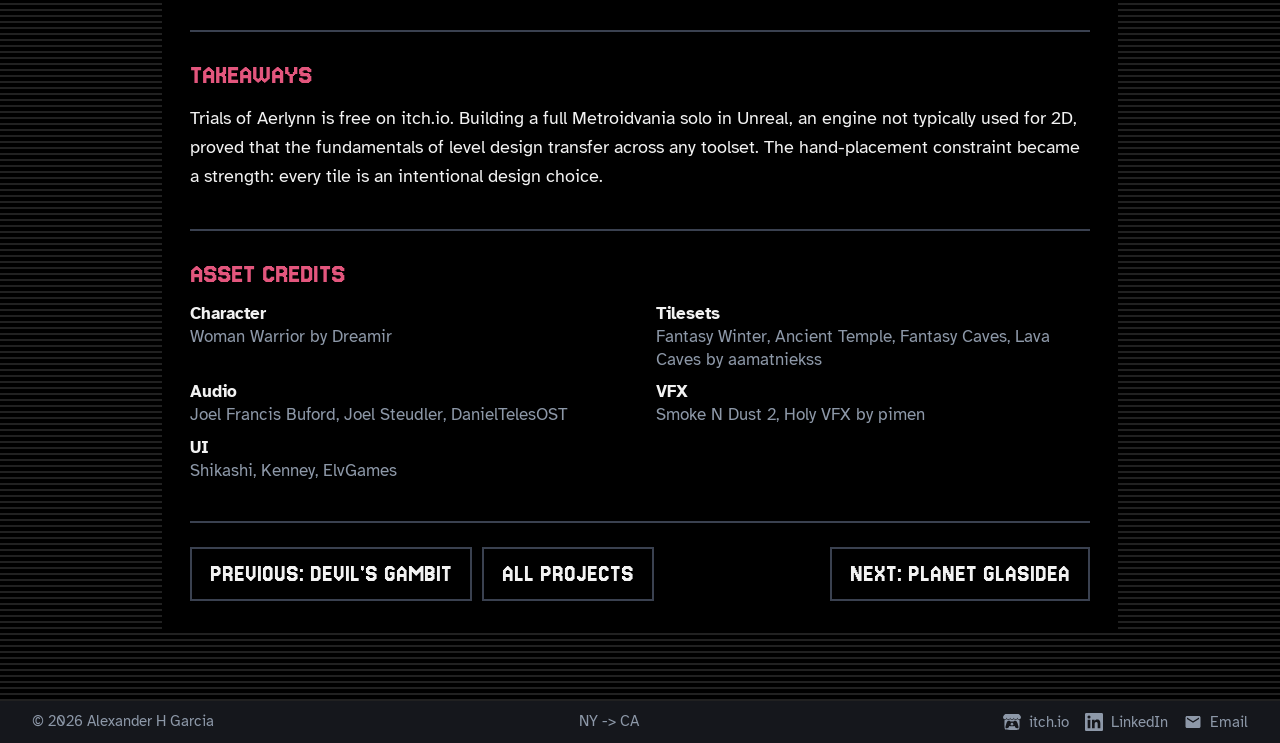
<file: projects/trials-of-aerlynn.html>
<!DOCTYPE html>
<html lang="en">
<head>
  <meta charset="UTF-8">
  <meta name="viewport" content="width=device-width, initial-scale=1.0">
  <meta name="description" content="Trials of Aerlynn, a solo 2D metroidvania built in Unreal Engine 5.4 by Alexander H Garcia.">
  <meta name="theme-color" content="#000000">
  <link rel="icon" href="../assets/icons/favicon.svg" type="image/svg+xml">
  <title>Trials of Aerlynn — Alexander H Garcia</title>

  <!-- Fonts -->
  <link rel="preconnect" href="https://fonts.googleapis.com">
  <link rel="preconnect" href="https://fonts.gstatic.com" crossorigin>
  <link href="https://fonts.googleapis.com/css2?family=Jersey+15&family=Atkinson+Hyperlegible:wght@400;700&display=swap" rel="stylesheet">

  <!-- Styles -->
  <link rel="stylesheet" href="../css/reset.css">
  <link rel="stylesheet" href="../css/variables.css">
  <link rel="stylesheet" href="../css/global.css">
  <link rel="stylesheet" href="../css/navbar.css">
  <link rel="stylesheet" href="../css/projects.css">
  <link rel="stylesheet" href="../css/project-page.css">
  <link rel="stylesheet" href="../css/lightbox.css">
  <link rel="stylesheet" href="../css/footer.css">

  <!-- Scripts -->
  <script src="../js/components.js" defer></script>
  <script src="../js/navbar.js" defer></script>
  <script src="../js/project-viewer.js" defer></script>
  <script src="../js/lightbox.js" defer></script>
</head>
<body>
  <div class="site-wrapper world page-project">

    <!-- ========== NAVBAR ========== -->
    <nav id="navbar-placeholder"></nav>

    <!-- ========== MAIN ========== -->
    <main>
      <article class="pp">
        <div class="pp__panel">

          <!-- Top: the work beside the facts -->
          <header class="pp-top">
            <div class="viewer">
              <div class="viewer__stage">
                <video src="../assets/images/projects/trials-of-aerlynn/ttoa-thumbnail.mp4" poster="../assets/images/projects/trials-of-aerlynn/ttoa-thumbnail-poster.jpg" autoplay muted loop playsinline aria-label="Trials of Aerlynn gameplay"></video>
                <img src="../assets/images/projects/trials-of-aerlynn/ttoa-hero.jpg" alt="Trials of Aerlynn key art" class="lightbox-trigger" hidden>
                <button type="button" class="block viewer__pause" aria-pressed="false">Pause</button>
              </div>
              <div class="viewer__thumbs" style="--cols: 3">
                <button type="button" class="viewer__thumb" aria-pressed="true" aria-label="Trials of Aerlynn gameplay" data-video="../assets/images/projects/trials-of-aerlynn/ttoa-thumbnail.mp4" data-poster="../assets/images/projects/trials-of-aerlynn/ttoa-thumbnail-poster.jpg"><img src="../assets/images/projects/trials-of-aerlynn/ttoa-thumbnail-poster.jpg" alt=""></button>
                <button type="button" class="viewer__thumb" aria-pressed="false" aria-label="Trials of Aerlynn key art" data-image="../assets/images/projects/trials-of-aerlynn/ttoa-hero.jpg" data-alt="Trials of Aerlynn key art"><img src="../assets/images/projects/trials-of-aerlynn/ttoa-hero.jpg" alt=""></button>
              </div>
            </div>
            <div class="pp-facts">
              <h1 class="pp-title">Trials of Aerlynn</h1>
              <p class="strip__role"><span>Solo developer</span> <span>2024</span></p>
              <ul class="tags"><li class="tags__key tags__key--unreal">UE5.4</li><li>Mini-Metroidvania</li><li>Pixel Perfect</li><li>Test of Strength</li></ul>
              <div class="pp-links">
                <a href="https://saiyoh.itch.io/trials-of-aerlynn" target="_blank" rel="noopener" class="block block--cir is-filled">Play on itch.io</a>
              </div>
              <div class="pp-did">
                <h2>What I did</h2>
                <ul class="pp-list">
                  <li>Rebuilt the character controller from scratch in UE5 Blueprints, with six abilities.</li>
                  <li>Designed six regions around ability-gated exploration, map first and mechanics second.</li>
                  <li>Hand-placed every tile in Unreal Engine.</li>
                  <li>Built an introductory zone that teaches each ability in isolation before combining them.</li>
                </ul>
              </div>
            </div>
          </header>

          <section class="pp-section">
            <h2>The game</h2>
            <p>Trials of Aerlynn is a 2D Metroidvania platformer built in Unreal Engine 5.4, created as a solo exploration of genre fundamentals and of responsive, satisfying movement. It has six distinct regions and a progression system centered on ability-gated exploration.</p>
          </section>
          <section class="pp-section">
            <h2>Character controller</h2>
            <p>The project began with rebuilding the character controller in UE5 Blueprints. The original template had inconsistent mechanics, particularly a slide that relied on position vectors rather than physics interactions. The rebuilt controller supports six core abilities:</p>
            <ul class="pp-list">
              <li><strong>Super Tome:</strong> ranged spell attack</li>
              <li><strong>Stone Breaker:</strong> downward slam attack</li>
              <li><strong>Sliding Boots:</strong> ground movement boost</li>
              <li><strong>Sticky Gloves:</strong> wall cling and climbing</li>
              <li><strong>Seraph Amulet:</strong> double jump</li>
              <li><strong>Slipstream Armor:</strong> air dash</li>
            </ul>
          </section>
          <section class="pp-section">
            <h2>Level design</h2>
            <p>The design philosophy was &ldquo;World First, Systems Second&rdquo;: map design came before mechanics, drawing inspiration from Hollow Knight. The original concept had three abilities and was titled &ldquo;Caves of Chicago,&rdquo; treating Chicago as a medieval fantasy realm. It grew into the current six regions.</p>
            <p>Key systems include Pyres (collectible braziers that unlock doors), breakable walls and secret paths, a hazard respawn system, and Azure Beads that recharge the air dash.</p>
            <p>Every tile was hand-placed, as Unreal lacks the automated tile-adaptation systems found in other engines. That constraint forced deliberate decisions about surface placement and movement readability.</p>
          </section>
          <section class="pp-section">
            <h2>Takeaways</h2>
            <p>Trials of Aerlynn is free on itch.io. Building a full Metroidvania solo in Unreal, an engine not typically used for 2D, proved that the fundamentals of level design transfer across any toolset. The hand-placement constraint became a strength: every tile is an intentional design choice.</p>
          </section>
          <section class="pp-section">
            <h2>Asset credits</h2>
            <ul class="pp-credits">
              <li><strong>Character</strong><span>Woman Warrior by Dreamir</span></li>
              <li><strong>Tilesets</strong><span>Fantasy Winter, Ancient Temple, Fantasy Caves, Lava Caves by aamatniekss</span></li>
              <li><strong>Audio</strong><span>Joel Francis Buford, Joel Steudler, DanielTelesOST</span></li>
              <li><strong>VFX</strong><span>Smoke N Dust 2, Holy VFX by pimen</span></li>
              <li><strong>UI</strong><span>Shikashi, Kenney, ElvGames</span></li>
            </ul>
          </section>

          <!-- Previous / next -->
          <nav class="pp-nav" aria-label="More projects">
            <a href="./devils-gambit.html" class="block">Previous: Devil's Gambit</a>
            <a href="./index.html" class="block block--tri">All projects</a>
            <a href="./planet-glasidea.html" class="block pp-nav__next">Next: Planet Glasidea</a>
          </nav>

        </div>
      </article>
    </main>

    <!-- ========== FOOTER ========== -->
    <footer id="footer-placeholder"></footer>

  </div>
</body>
</html>
</file>
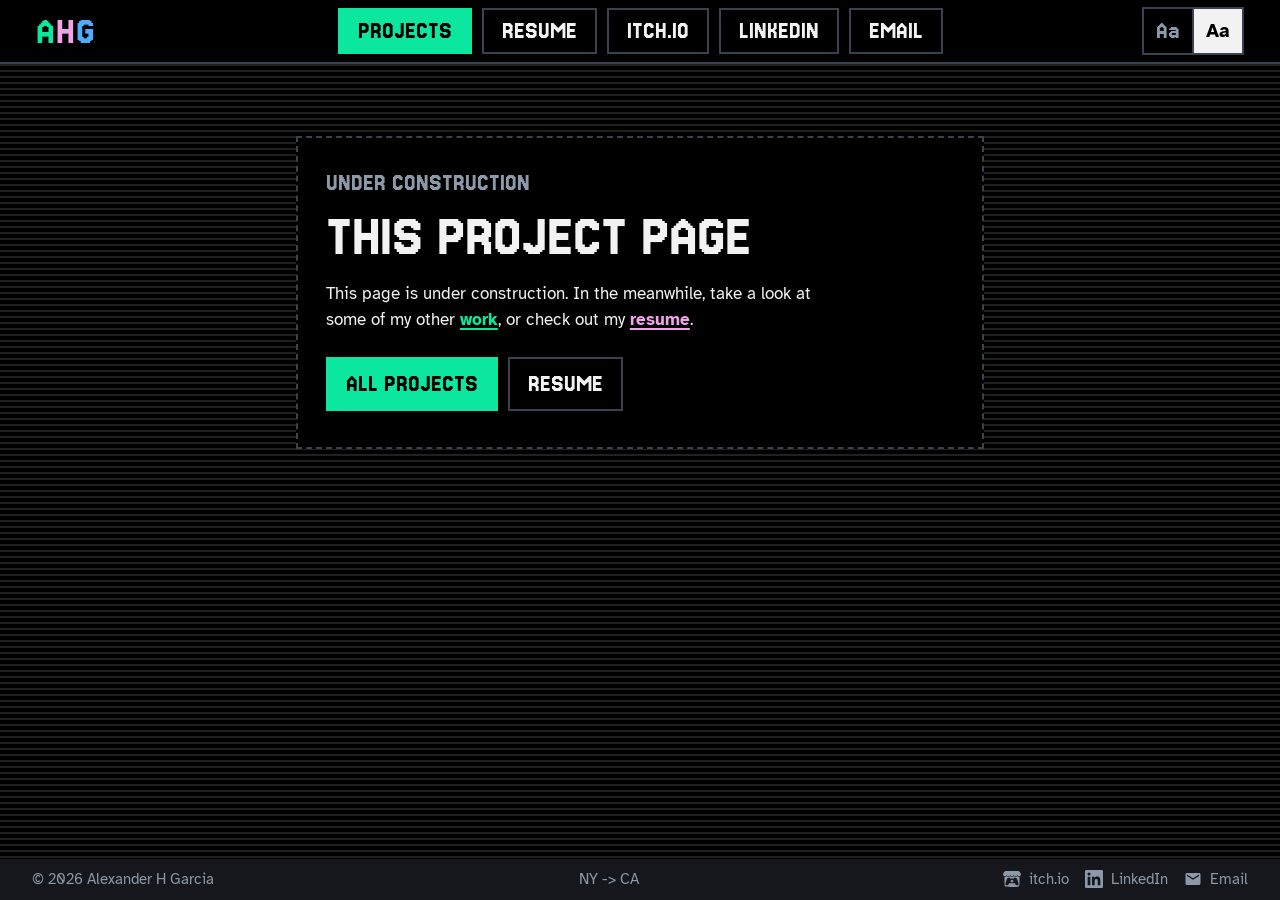
<file: projects/under-construction.html>
<!DOCTYPE html>
<html lang="en">
<head>
  <meta charset="UTF-8">
  <meta name="viewport" content="width=device-width, initial-scale=1.0">
  <meta name="description" content="This project page is still being built. Game and level design by Alexander H Garcia.">
  <meta name="robots" content="noindex">
  <meta name="theme-color" content="#000000">
  <link rel="icon" href="../assets/icons/favicon.svg" type="image/svg+xml">
  <title>Under construction — Alexander H Garcia</title>

  <!-- Fonts -->
  <link rel="preconnect" href="https://fonts.googleapis.com">
  <link rel="preconnect" href="https://fonts.gstatic.com" crossorigin>
  <link href="https://fonts.googleapis.com/css2?family=Jersey+15&family=Atkinson+Hyperlegible:wght@400;700&display=swap" rel="stylesheet">

  <!-- Styles -->
  <link rel="stylesheet" href="../css/reset.css">
  <link rel="stylesheet" href="../css/variables.css">
  <link rel="stylesheet" href="../css/global.css">
  <link rel="stylesheet" href="../css/navbar.css">
  <link rel="stylesheet" href="../css/projects.css">
  <link rel="stylesheet" href="../css/project-page.css">
  <link rel="stylesheet" href="../css/footer.css">

  <!-- Scripts -->
  <script src="../js/components.js" defer></script>
  <script src="../js/navbar.js" defer></script>
</head>
<body>
  <div class="site-wrapper world page-project">

    <!-- ========== NAVBAR ========== -->
    <nav id="navbar-placeholder"></nav>

    <!-- ========== MAIN ========== -->
    <main>
      <article class="pp pp--notice">
        <div class="pp__panel">
          <!-- The projects list links here as under-construction.html#project-id;
               the script below swaps in that project's name. -->
          <p class="pp-notice__flag">Under construction</p>
          <h1 class="pp-title" id="notice-title">This project page</h1>
          <p class="pp-notice__text">This page is under construction. In the meanwhile, take a look at some of my other <a href="./index.html" class="pp-notice__link pp-notice__link--work">work</a>, or check out my <a href="../resume.html" class="pp-notice__link pp-notice__link--resume">resume</a>.</p>
          <div class="pp-links">
            <a href="./index.html" class="block block--tri is-filled">All projects</a>
            <a href="../resume.html" class="block block--sq">Resume</a>
          </div>
        </div>
      </article>
    </main>

    <!-- ========== FOOTER ========== -->
    <footer id="footer-placeholder"></footer>

  </div>

  <script>
    (function () {
      var names = {
        'pact-tactics': 'Pact Tactics',
        'cosmic-tails': 'Cosmic Tails'
      };
      var name = names[location.hash.slice(1)];
      if (!name) return;
      document.getElementById('notice-title').textContent = name;
      document.title = name + ' — Alexander H Garcia';
    })();
  </script>
</body>
</html>
</file>
<file: css/variables.css>
/* === Design Tokens === */
:root {
  /* Colors — dark mode only */
  --color-bg-primary: #0a0a0a;
  --color-bg-secondary: #141414;
  --color-text-primary: #f0f0f0;
  --color-text-secondary: #a0a0a0;
  --color-accent: #4a9eff;
  --color-accent-hover: #6bb3ff;
  --color-border: #2a2a2a;
  --color-overlay: rgba(0, 0, 0, 0.85);

  /* Redesign world: black field, face-button colours as flat rectangles.
     Every --ps-* fill takes black text (all pass WCAG AA against black). */
  --color-void: #000;
  --color-fg: #f2f2f2;
  --color-grey: #8d98a8;
  --color-line: #3a4150;
  --color-banner: #15171c;
  --color-name-shadow: #1a1f2b;
  --color-scanline: rgba(255, 255, 255, 0.13);
  /* flat dim over a still, behind its logo */
  --color-dim: rgba(0, 0, 0, 0.45);
  --ps-square: #efa3e8;
  --ps-circle: #e3567d;
  --ps-triangle: #0ce79f;
  --ps-cross: #4facfe;
  /* the PlayStation logo's gold, for the Email link */
  --ps-gold: #f3c202;

  /* The one motion: a stepped bottom-up fill */
  --fill-time: 140ms;
  --fill-steps: steps(5, end);

  /* Typography */
  --font-primary: 'Inter', system-ui, -apple-system, sans-serif;
  --font-heading: 'Share Tech Mono', ui-monospace, monospace;
  --font-pixel: 'Jersey 15', ui-monospace, monospace;
  --font-sans: 'Atkinson Hyperlegible', system-ui, -apple-system, sans-serif;

  /* Font sizes */
  --text-xs: 0.75rem;
  --text-sm: 0.875rem;
  --text-base: 1rem;
  --text-lg: 1.125rem;
  --text-xl: 1.25rem;
  --text-2xl: 1.5rem;
  --text-3xl: 2rem;
  --text-4xl: 2.5rem;
  --text-5xl: 3.5rem;

  /* Spacing */
  --space-xs: 0.25rem;
  --space-sm: 0.5rem;
  --space-md: 1rem;
  --space-lg: 1.5rem;
  --space-xl: 2rem;
  --space-2xl: 3rem;
  --space-3xl: 4rem;
  --space-4xl: 6rem;

  /* Layout */
  --content-max-width: 900px;
  --grid-max-width: 1560px;
  --navbar-height: 64px;

  /* Borders */
  --radius-sm: 4px;
  --radius-md: 8px;
  --radius-lg: 12px;

  /* Transitions */
  --transition-fast: 150ms ease;
  --transition-normal: 250ms ease;
  --transition-slow: 400ms ease;

  /* Shadows */
  --shadow-card: 0 4px 24px rgba(0, 0, 0, 0.4);
  --shadow-card-hover: 0 8px 32px rgba(0, 0, 0, 0.6);
}

/* Header toggle: PIXEL sets body text in the pixel face, PLAIN (default) in the sans. */
html[data-body-font="pixel"] {
  --font-primary: var(--font-pixel);
  --font-sans: var(--font-pixel);
}
</file>
<file: css/global.css>
/* === Global Styles === */
body {
  font-family: var(--font-primary);
  font-size: var(--text-base);
  color: var(--color-text-primary);
  background-color: var(--color-bg-primary);
}

/* Main content wrapper — pushes footer down */
.site-wrapper {
  display: flex;
  flex-direction: column;
  min-height: 100vh;
  /* clip (not hidden) stops any sideways scroll without breaking sticky */
  overflow-x: clip;
}

main {
  flex: 1;
  padding-top: var(--navbar-height);
}

/* === Typography === */
h1, h2, h3 {
  font-family: var(--font-heading);
  text-transform: uppercase;
}

h1 {
  font-size: var(--text-4xl);
  font-weight: 700;
  line-height: 1.2;
  letter-spacing: -0.02em;
}

h2 {
  font-size: var(--text-2xl);
  font-weight: 600;
  line-height: 1.3;
  letter-spacing: -0.01em;
}

h3 {
  font-size: var(--text-xl);
  font-weight: 600;
  line-height: 1.4;
}

p {
  color: var(--color-text-secondary);
  line-height: 1.7;
  margin-bottom: var(--space-md);
}

p:last-child {
  margin-bottom: 0;
}

strong {
  color: var(--color-text-primary);
  font-weight: 600;
}

/* === Links === */
a:hover {
  color: var(--color-accent);
}

/* === Utilities === */
.container {
  width: 100%;
  max-width: var(--grid-max-width);
  margin: 0 auto;
  padding: 0 var(--space-xl);
}

.container--narrow {
  max-width: var(--content-max-width);
}

.section {
  padding: var(--space-3xl) 0;
}

/* === Buttons === */
.btn {
  display: inline-flex;
  align-items: center;
  gap: var(--space-sm);
  padding: var(--space-sm) var(--space-xl);
  border: none;
  border-radius: var(--radius-md);
  font-size: var(--text-base);
  font-weight: 500;
  cursor: pointer;
  transition: all var(--transition-normal);
  text-decoration: none;
}

.btn--primary {
  background-color: var(--color-accent);
  color: #000;
}

.btn--primary:hover {
  background-color: var(--color-accent-hover);
  color: #000;
  transform: translateY(-2px);
}

.btn--outline {
  background-color: transparent;
  color: var(--color-text-primary);
  border: 1px solid var(--color-border);
}

.btn--outline:hover {
  border-color: var(--color-accent);
  color: var(--color-accent);
  transform: translateY(-2px);
}

/* === The redesign world ===
   Pages that have moved to the new look add .world to .site-wrapper: black
   ground with scanlines in the void only (content and the footer banner cover
   them), pixel headings, the readable sans for body text. */
.world {
  background:
    repeating-linear-gradient(0deg, var(--color-scanline) 0 2px, transparent 2px 6px)
    var(--color-void);
  color: var(--color-fg);
  font-family: var(--font-sans);
}

.world h1,
.world h2,
.world h3 {
  font-family: var(--font-pixel);
  font-weight: 400;
  letter-spacing: 0;
}

.world ::selection {
  background-color: var(--ps-triangle);
  color: #000;
}

/* Footer banner */
.world .footer {
  margin-top: 0;
  background-color: var(--color-banner);
  border-top: 0;
  font-family: var(--font-sans);
}

.world .footer p {
  margin: 0;
}

.world .footer__copyright,
.world .footer__info,
.world .footer__link {
  font-size: 0.9375em;
  color: var(--color-grey);
}

.world .footer__link {
  transition: none;
}

.world .footer__link:hover,
.world .footer__link:focus-visible {
  color: var(--color-fg);
}

.world .footer__link:focus-visible {
  outline: 2px solid var(--color-fg);
  outline-offset: 2px;
}

/* The pixel face runs small for its size; lift the footer when it is chosen */
html[data-body-font="pixel"] .world .footer {
  font-size: 1.25em;
}

/* === Scroll lock (for lightbox) === */
body.scroll-locked {
  overflow: hidden;
}

/* === Reduced motion === */
@media (prefers-reduced-motion: reduce) {
  *, *::before, *::after {
    animation-duration: 0.01ms !important;
    animation-iteration-count: 1 !important;
    transition-duration: 0.01ms !important;
    scroll-behavior: auto !important;
  }
}

/* === Responsive text scaling === */
@media (min-width: 768px) {
  h1 {
    font-size: var(--text-5xl);
  }

  h2 {
    font-size: var(--text-3xl);
  }
}
</file>
<file: css/navbar.css>
/* === Navbar ===
   Every link sits on a sharp outlined rectangle. On hover or keyboard focus the
   rectangle fills from the bottom up in that link's one fixed colour (--c) and
   the text flips to black. The current page's link stays filled. */
.navbar {
  position: fixed;
  top: 0;
  left: 0;
  right: 0;
  z-index: 1000;
  height: var(--navbar-height);
  background-color: var(--color-void);
  border-bottom: 2px solid var(--color-line);
  font-family: var(--font-pixel);
}

.navbar__inner {
  display: flex;
  align-items: center;
  gap: 10px;
  height: 100%;
  padding: 0 clamp(16px, 2.8vw, 40px);
}

/* Logo / Name */
.navbar__logo {
  margin-right: auto;
  font-size: 42px;
  line-height: 1;
  letter-spacing: 0.02em;
  text-transform: uppercase;
  white-space: nowrap;
  color: var(--color-fg);
}

.navbar__logo:hover {
  color: var(--color-fg);
}

/* The mark rests as AHG, one face colour per letter. On hover or focus it
   opens to ALEX H GARCIA one word at a time (A, then H, then G), and each
   letter hops in with a tilt, in stepped poses like the fill. */
.navbar__logo {
  display: flex;
}

.navbar__logo-word {
  display: flex;
  --d: 0ms; /* when this word starts opening */
}

.navbar__logo-word--a { color: var(--ps-triangle); }
.navbar__logo-word--h { color: var(--ps-square); --d: 200ms; }
.navbar__logo-word--g { color: var(--ps-cross); --d: 300ms; }

.navbar__logo-cap,
.navbar__logo-ch {
  display: inline-block;
}

.navbar__logo-rest {
  display: grid;
  grid-template-columns: 0fr;
  transition: grid-template-columns var(--fill-time) var(--fill-steps);
}

.navbar__logo-rest > span {
  min-width: 0;
  white-space: nowrap;
  /* clip sideways only, so a hopping letter can rise above the line */
  overflow-x: clip;
  overflow-y: visible;
}

/* the word space opens with the letters */
.navbar__logo-word--a .navbar__logo-rest > span,
.navbar__logo-word--h .navbar__logo-rest > span {
  padding-right: 0;
  transition: padding-right var(--fill-time) var(--fill-steps);
}

.navbar__logo:is(:hover, :focus-visible) .navbar__logo-rest {
  grid-template-columns: 1fr;
  transition-delay: var(--d);
}

.navbar__logo:is(:hover, :focus-visible) .navbar__logo-word--a .navbar__logo-rest > span,
.navbar__logo:is(:hover, :focus-visible) .navbar__logo-word--h .navbar__logo-rest > span {
  padding-right: 0.3em;
  transition-delay: var(--d);
}

.navbar__logo:is(:hover, :focus-visible) .navbar__logo-cap {
  animation: logo-nod 160ms steps(1, end) var(--d) both;
}

.navbar__logo:is(:hover, :focus-visible) .navbar__logo-ch {
  animation: logo-hop 240ms steps(2, end) calc(var(--d) + var(--i) * 50ms) both;
}

/* the capital kicks as its word starts */
@keyframes logo-nod {
  50% { transform: translateY(-22%) rotate(-10deg); }
}

/* each new letter jumps up from below the line, tilts, and lands */
@keyframes logo-hop {
  0%   { opacity: 0; transform: translateY(70%) rotate(-24deg); }
  50%  { opacity: 1; transform: translateY(-38%) rotate(12deg); }
  100% { opacity: 1; transform: none; }
}

/* --- The block: shared by nav links, the menu button and the home actions --- */
.block {
  --c: var(--color-fg);
  position: relative;
  isolation: isolate;
  display: block;
  overflow: hidden;
  padding: 8px 18px;
  border: 2px solid var(--color-line);
  /* opaque, so the label never sits on scanlines; the fill draws above it */
  background-color: var(--color-void);
  font-family: var(--font-pixel);
  font-size: 26px;
  font-weight: 400;
  line-height: 1;
  text-transform: uppercase;
  white-space: nowrap;
  color: var(--color-fg);
  cursor: pointer;
  /* leaving: text flips back to light once the fill has drained past it */
  transition: color 0s linear calc(var(--fill-time) * 0.4);
}

.block::before {
  content: '';
  position: absolute;
  inset: 0;
  z-index: -1;
  background-color: var(--c);
  transform: scaleY(0);
  transform-origin: bottom;
  transition: transform var(--fill-time) var(--fill-steps);
}

/* beats the global a:hover accent, including sticky hover on touch */
.block:hover {
  color: var(--color-fg);
}

.block--tri { --c: var(--ps-triangle); }
.block--sq  { --c: var(--ps-square); }
.block--cir { --c: var(--ps-circle); }
.block--x   { --c: var(--ps-cross); }
.block--gold { --c: var(--ps-gold); }

.block.is-filled,
.block[aria-current="page"],
.block[aria-expanded="true"],
.block:focus-visible,
.block:active {
  color: #000;
  border-color: var(--c);
  /* entering: text flips to black only once the fill has risen behind it */
  transition-delay: calc(var(--fill-time) * 0.8);
}

.block.is-filled::before,
.block[aria-current="page"]::before,
.block[aria-expanded="true"]::before,
.block:focus-visible::before,
.block:active::before {
  transform: scaleY(1);
}

/* Hover only where a pointer can hover, so a tap never leaves a link stuck filled */
@media (hover: hover) {
  .block:hover {
    color: #000;
    border-color: var(--c);
    transition-delay: calc(var(--fill-time) * 0.8);
  }

  .block:hover::before {
    transform: scaleY(1);
  }
}

/* A block that rests filled (the home page's primary action) still answers:
   a second fill in the foreground colour rises over the first. */
.block.is-filled::after {
  content: '';
  position: absolute;
  inset: 0;
  z-index: -1;
  background-color: var(--color-fg);
  transform: scaleY(0);
  transform-origin: bottom;
  transition: transform var(--fill-time) var(--fill-steps);
}

.block.is-filled:focus-visible::after,
.block.is-filled:active::after {
  transform: scaleY(1);
}

@media (hover: hover) {
  .block.is-filled:hover::after {
    transform: scaleY(1);
  }
}

@media (prefers-reduced-motion: reduce) {
  .block,
  .block::before,
  .block::after,
  .navbar__logo-rest,
  .navbar__logo-rest > span,
  .navbar__mobile-menu {
    transition: none;
  }

  .navbar__logo .navbar__logo-cap,
  .navbar__logo .navbar__logo-ch {
    animation: none;
  }
}

.block:focus-visible,
.navbar__logo:focus-visible,
.font-toggle button:focus-visible {
  outline: 2px solid var(--color-fg);
  outline-offset: 2px;
}

/* Desktop nav links */
.navbar__links {
  display: none;
  align-items: center;
  gap: 10px;
}

/* --- Body-text toggle: a two-part switch, each part an Aa set in the face
   it turns on (pixel, then plain) --- */
.font-toggle {
  display: none;
  margin-left: 8px;
  border: 2px solid var(--color-line);
}

.font-toggle button {
  padding: 9px 12px;
  border: 0;
  background: none;
  min-width: 48px;
  font-family: var(--font-pixel);
  font-size: 26px;
  line-height: 26px;
  color: var(--color-grey);
  cursor: pointer;
}

.font-toggle button[data-body-font="plain"] {
  font-family: var(--font-sans);
  font-size: 19px;
  font-weight: 700;
}

.font-toggle button + button {
  border-left: 2px solid var(--color-line);
}

.font-toggle button[aria-pressed="true"] {
  background-color: var(--color-fg);
  color: #000;
}

@media (hover: hover) {
  .font-toggle button[aria-pressed="false"]:hover {
    color: var(--color-fg);
  }
}

/* --- Menu button (narrow screens) --- */
.navbar__hamburger .navbar__hamburger-close,
.navbar__hamburger[aria-expanded="true"] .navbar__hamburger-open {
  display: none;
}

.navbar__hamburger[aria-expanded="true"] .navbar__hamburger-close {
  display: inline;
}

/* --- Menu panel: the same blocks, stacked --- */
.navbar__mobile-menu {
  position: fixed;
  top: var(--navbar-height);
  left: 0;
  right: 0;
  z-index: 999;
  max-height: calc(100dvh - var(--navbar-height));
  overflow-y: auto;
  padding: 16px;
  background-color: var(--color-void);
  border-bottom: 2px solid var(--color-line);
  /* revealed top-down in the same stepped move as the fill */
  clip-path: inset(0 0 100% 0);
  visibility: hidden;
  transition: clip-path var(--fill-time) var(--fill-steps), visibility 0s linear var(--fill-time);
}

.navbar__mobile-menu.is-open {
  clip-path: inset(0);
  visibility: visible;
  transition-delay: 0s;
}

.navbar__mobile-links {
  display: grid;
  gap: 10px;
}

.navbar__mobile-menu .block {
  padding: 14px 18px;
  font-size: 30px;
}

.navbar__mobile-menu .font-toggle {
  display: flex;
  margin: 16px 0 0;
}

.navbar__mobile-menu .font-toggle button {
  flex: 1;
  padding: 14px 12px;
}

/* Menu overlay */
.navbar__overlay {
  position: fixed;
  top: var(--navbar-height);
  left: 0;
  right: 0;
  bottom: 0;
  z-index: 998;
  background-color: rgba(0, 0, 0, 0.7);
  visibility: hidden;
}

.navbar__overlay.is-visible {
  visibility: visible;
}

/* Desktop breakpoint: the mark, five links and the toggle need about 930px */
@media (min-width: 960px) {
  .navbar__links,
  .navbar__inner > .font-toggle {
    display: flex;
  }

  .navbar__hamburger,
  .navbar__mobile-menu,
  .navbar__overlay {
    display: none;
  }
}

/* --- Wide screens: the links sit in the middle of the bar; the mark and the
   switch sit at the left and right edges of the page's content width, not of
   the window. --- */
@media (min-width: 1100px) {
  .navbar__inner {
    display: grid;
    grid-template-columns: minmax(0, 1fr) auto minmax(0, 1fr);
    gap: 18px;
    /* each page sets --nav-w to its own content width */
    max-width: var(--nav-w, 1360px);
    margin: 0 auto;
  }

  .page-projects { --nav-w: 1280px; }
  .page-resume { --nav-w: 1160px; }

  /* home: the script in index.html sets --nav-w to the width of the reel's
     box content, so the mark and the switch line up with the reel's edges */
  .page-home .navbar__inner {
    max-width: max(var(--nav-w, 1360px), 900px);
    padding: 0;
  }

  .navbar__logo {
    justify-self: start;
    margin-right: 0;
  }

  .navbar__inner > .font-toggle {
    justify-self: end;
    margin-left: 0;
  }
}
</file>
<file: css/hero.css>
/* === Home page ===
   One viewport, no scroll. The reel is the scene; a band under it carries the
   name, the title and the two actions. The ground, scanlines and footer banner
   come from .world in global.css. */
.page-home {
  height: 100vh;
  height: 100dvh;
  overflow: hidden;

  --stage-pad-y: 20px;
  --stage-gap: 22px;
  --box-pad: 24px;
  --band-h: 124px;
  --name-size: 78px;
  --role-size: 22px;
  --action-size: 34px;
  --action-pad: 18px 36px;
}

.page-home .navbar {
  border-bottom-color: transparent;
}

.page-home main {
  display: flex;
  flex-direction: column;
  flex: 1;
  min-height: 0;
}

/* The stage is the space between nav and footer. Everything inside is sized
   from its height, so the page can never scroll. */
.stage {
  flex: 1;
  min-height: 0;
  container-type: size;
  padding: var(--stage-pad-y) clamp(16px, 2.8vw, 40px);
}

.stage__inner {
  /* room inside the box, once its padding is taken off */
  --box-w: calc(100cqw - 2 * var(--box-pad));
  /* height left for the reel once the band has taken its share */
  --reel-avail: calc(100cqh - var(--band-h) - var(--stage-gap) - 2 * var(--box-pad));
  /* the reel is always 16:9, so the whole frame shows: as wide as the height
     left for it allows, or the full width when width is the limit */
  --stage-w: min(var(--box-w), var(--reel-avail) * 16 / 9, 1600px);

  display: flex;
  flex-direction: column;
  align-items: center;
  justify-content: center;
  height: 100%;
}

/* The reel and the band share one flat void box, padded on every side, so
   nothing that is read touches the scanlines around it. */
.stage__box {
  flex: none;
  display: flex;
  flex-direction: column;
  align-items: center;
  gap: var(--stage-gap);
  padding: var(--box-pad);
  background-color: var(--color-void);
}

.reel {
  flex: none;
  width: var(--stage-w);
  aspect-ratio: 16 / 9;
  overflow: hidden;
  background-color: var(--color-void);
}

.reel video {
  width: 100%;
  height: 100%;
  object-fit: cover;
}

/* --- Band: name and title left, actions right --- */
.band {
  flex: none;
  display: grid;
  grid-template-columns: 1fr auto;
  align-items: center;
  gap: 24px;
  /* as wide as the reel, but never too narrow to hold name and actions */
  width: max(var(--stage-w), min(var(--box-w), var(--band-min, 760px)));
  height: var(--band-h);
}

.band__name {
  font-family: var(--font-pixel);
  font-size: var(--name-size);
  font-weight: 400;
  line-height: 0.95;
  letter-spacing: 0;
  white-space: nowrap;
  color: var(--color-fg);
  text-shadow: 4px 4px 0 var(--color-name-shadow);
}

.band__role {
  margin: 8px 0 0;
  font-size: var(--role-size);
  line-height: 1.25;
  color: var(--color-grey);
}

.band__role i {
  font-style: normal;
}

.band__actions {
  display: flex;
  gap: 16px;
}

.band__actions .block {
  padding: var(--action-pad);
  font-size: var(--action-size);
}

/* The pixel face runs small for its size; lift body text when it is chosen */
html[data-body-font="pixel"] .band__role {
  font-size: calc(var(--role-size) * 1.3);
  line-height: 1;
}

/* --- Short laptop viewports (1366x650, 1536x730) --- */
@media (max-height: 800px) {
  .page-home {
    --stage-pad-y: 12px;
    --stage-gap: 14px;
    --box-pad: 16px;
    --band-h: 86px;
    --band-min: 680px;
    --name-size: 54px;
    --role-size: 18px;
    --action-size: 26px;
    --action-pad: 12px 22px;
  }
}

/* --- Narrow screens (and tall windows too narrow for the full-size row):
   the band stacks under the reel --- */
@media (max-width: 959px), (max-width: 1023px) and (min-height: 801px) {
  .page-home {
    --stage-pad-y: 12px;
    --stage-gap: 20px;
    --box-pad: 14px;
    --band-h: 196px;
    --name-size: min(12.2cqw, 72px);
    --role-size: 18px;
    --action-size: 30px;
    --action-pad: 16px 12px;
  }

  /* reel and name sit under the nav; the actions anchor to the bottom of the
     stage, in thumb reach, with the spare void between */
  .stage__inner {
    justify-content: flex-start;
  }

  .stage__box {
    flex: 1;
    min-height: 0;
  }

  .band {
    flex: 1 1 var(--band-h);
    grid-template-columns: 1fr;
    align-content: space-between;
    gap: 20px;
    width: max(var(--stage-w), min(var(--box-w), 540px));
    height: auto;
    min-height: var(--band-h);
  }

  .band__role span {
    display: block;
  }

  .band__role i {
    display: none;
  }

  .band__actions {
    display: grid;
    grid-template-columns: 1fr 1fr;
    gap: 10px;
  }

  .band__actions .block {
    text-align: center;
  }
}

/* --- Landscape phones: too short to stack, so keep the row and shrink it --- */
@media (max-width: 959px) and (max-height: 500px) {
  .page-home {
    --stage-pad-y: 6px;
    --stage-gap: 8px;
    --box-pad: 8px;
    --band-h: 64px;
    --name-size: 40px;
    --role-size: 15px;
    --action-size: 22px;
    --action-pad: 10px 18px;
  }

  .band {
    flex: none;
    grid-template-columns: 1fr auto;
    align-content: center;
    gap: 16px;
    width: max(var(--stage-w), min(var(--box-w), 640px));
    height: var(--band-h);
    min-height: 0;
  }

  .stage__box {
    flex: none;
  }

  .stage__inner {
    justify-content: center;
  }

  .band__role {
    white-space: nowrap;
  }

  .page-home .footer__inner {
    flex-direction: row;
    justify-content: space-between;
  }

  .page-home .footer__copyright {
    order: -1;
  }

  .band__role {
    margin-top: 4px;
  }

  .band__role span {
    display: inline;
  }

  .band__role i {
    display: inline;
  }

  .band__actions {
    display: flex;
  }
}
</file>
<file: css/footer.css>
/* === Footer === */
.footer {
  background-color: var(--color-bg-secondary);
  border-top: 1px solid var(--color-border);
  padding: var(--space-sm) 0;
  padding-bottom: max(var(--space-sm), env(safe-area-inset-bottom));
  margin-top: var(--space-3xl);
}

.footer__inner {
  display: flex;
  flex-direction: column;
  gap: var(--space-xs);
  align-items: center;
  text-align: center;
}

.footer__info {
  font-size: var(--text-sm);
  color: var(--color-text-secondary);
}

.footer__links {
  display: flex;
  gap: var(--space-md);
  align-items: center;
}

.footer__link {
  display: flex;
  align-items: center;
  gap: var(--space-sm);
  font-size: var(--text-sm);
  color: var(--color-text-secondary);
  transition: color var(--transition-fast);
}

.footer__link:hover {
  color: var(--color-accent);
}

/* single-colour icon drawn as a mask so it tints with the link;
   components.js sets the mask image inline so its path resolves from the page */
.footer__icon {
  width: 18px;
  height: 18px;
  background-color: currentColor;
  -webkit-mask: center / contain no-repeat;
  mask: center / contain no-repeat;
}

.footer__link svg {
  width: 18px;
  height: 18px;
  fill: currentColor;
}

.footer__copyright {
  font-size: var(--text-xs);
  color: var(--color-text-secondary);
}

@media (min-width: 768px) {
  .footer__inner {
    flex-direction: row;
    justify-content: space-between;
    text-align: left;
  }

  .footer__copyright {
    order: -1;
  }
}
</file>
<file: css/projects.css>
/* === Projects page ===
   A stage-select screen. Studio and team work are full-width strips: footage
   at the left, the facts beside it, an Open block at the right end. Solo level
   tests sit below as a compact row of three. */
.projects {
  width: 100%;
  max-width: 1280px;
  margin: 0 auto;
  padding: 20px clamp(16px, 2.8vw, 40px) 72px;
}

.projects__top {
  display: flex;
  align-items: baseline;
  justify-content: space-between;
  gap: 8px 24px;
  flex-wrap: wrap;
  margin-bottom: 14px;
}

.projects__title {
  font-size: 60px;
  line-height: 0.95;
}

.tier-heading {
  font-size: 30px;
  line-height: 1;
  color: var(--color-grey);
}

.tier-heading--solo {
  margin: 58px 0 14px;
}

/* --- Strip --- */
.strip {
  --c: var(--ps-triangle);
  display: grid;
  grid-template-columns: minmax(280px, 400px) 1fr auto;
  align-items: center;
  gap: 28px;
  margin-bottom: 14px;
  padding-right: 28px;
  border: 2px solid var(--color-line);
  background-color: var(--color-void);
  color: var(--color-fg);
}

.strip:hover {
  color: var(--color-fg);
}

.strip:focus-visible,
.solo:focus-visible {
  outline: 2px solid var(--color-fg);
  outline-offset: 2px;
}

/* Footage: still underneath, clip over it, logo on top */
.strip__media {
  position: relative;
  /* fills the strip's height when the facts run taller than 16:9 */
  align-self: stretch;
  overflow: hidden;
  background-color: var(--color-void);
}

/* holds the footage at 16:9 or taller */
.strip__media::before {
  content: '';
  display: block;
  padding-top: 56.25%;
}

.strip__still,
.strip__clip {
  position: absolute;
  inset: 0;
  width: 100%;
  height: 100%;
  object-fit: cover;
}

.strip__clip {
  opacity: 0;
}

.strip__logo {
  position: absolute;
  inset: 0;
  display: flex;
  align-items: center;
  justify-content: center;
  padding: var(--logo-inset, 14%);
  /* a flat dim keeps logo art readable over its still; it lifts with the
     logo when the clip plays */
  background-color: var(--color-dim);
}

.strip__logo img {
  max-width: 100%;
  max-height: 100%;
  object-fit: contain;
}

/* Cloudtop Kingdom has no clip: its screenshots scroll past instead */
.slideshow__track {
  position: absolute;
  top: 0;
  left: 0;
  display: flex;
  height: 100%;
}

.slideshow__track img {
  flex-shrink: 0;
  width: auto;
  max-width: none;
  height: 100%;
}

/* Facts */
.strip__facts {
  padding: 16px 0;
  min-width: 0;
}

.strip__title {
  font-size: 54px;
  line-height: 0.95;
}

.strip__role {
  margin-top: 8px;
  margin-bottom: 0;
  font-size: 20px;
  line-height: 1.25;
  color: var(--color-fg);
}

/* Role and team size sit on one line with a dot between them. When the line
   wraps, the dot at the start of the new line falls in the clipped left
   margin, so no separator is ever left dangling. */
.strip__role {
  display: flex;
  flex-wrap: wrap;
  margin-left: -1.1em;
  clip-path: inset(0 0 0 1.1em);
}

.strip__role span {
  position: relative;
  padding-left: 1.1em;
}

.strip__role span::before {
  content: '·';
  position: absolute;
  left: 0.4em;
}

.strip__award {
  display: inline-block;
  margin: 12px 0 0;
  padding: 6px 12px;
  background-color: var(--ps-gold);
  font-family: var(--font-pixel);
  font-size: 24px;
  line-height: 1;
  text-transform: uppercase;
  color: #000;
}

.tags {
  display: flex;
  flex-wrap: wrap;
  gap: 8px;
  margin-top: 14px;
}

.tags li {
  display: flex;
  align-items: center;
  gap: 6px;
  padding: 4px 10px;
  border: 2px solid var(--color-line);
  font-size: 15px;
  line-height: 1.25;
  color: var(--color-grey);
}

/* engine and status read a step louder than genre tags */
.tags .tags__key {
  border-color: var(--color-grey);
  color: var(--color-fg);
}

/* single-colour engine icons, tinted by the tag's text colour */
.tags__key--unity::before,
.tags__key--unreal::before {
  content: '';
  width: 16px;
  height: 16px;
  background-color: currentColor;
  -webkit-mask: center / contain no-repeat;
  mask: center / contain no-repeat;
}

.tags__key--unity::before {
  /* unity.svg is the wide wordmark; the PNG is the cube mark with alpha */
  -webkit-mask-image: url(../assets/icons/unity.png);
  mask-image: url(../assets/icons/unity.png);
}

.tags__key--unreal::before {
  -webkit-mask-image: url(../assets/icons/unreal.svg);
  mask-image: url(../assets/icons/unreal.svg);
}

.strip__open {
  padding: 14px 22px;
}

/* One entry is always selected, like a cursor on a select screen: the first
   at rest, then whichever was last hovered or focused (js/thumbnail-hover.js).
   The selected entry's outline is green and its Open block is filled. */
.project-card.is-selected {
  border-color: var(--c);
}

.is-selected .strip__open {
  color: #000;
  border-color: var(--c);
  transition-delay: calc(var(--fill-time) * 0.8);
}

.is-selected .strip__open::before {
  transform: scaleY(1);
}

/* While the pointer or keyboard focus is on an entry its clip plays in place
   of the still and logo. */
.project-card:focus-visible .strip__clip[src] {
  opacity: 1;
}

.project-card:focus-visible .strip__clip[src] ~ .strip__logo {
  opacity: 0;
}

@media (hover: hover) {
  .project-card:hover .strip__clip[src] {
    opacity: 1;
  }

  .project-card:hover .strip__clip[src] ~ .strip__logo {
    opacity: 0;
  }
}

/* A project whose footage and project page are still to come */
.strip__media--pending::before {
  content: none;
}

.strip__media--pending {
  align-self: center;
  aspect-ratio: 16 / 5;
  display: grid;
  place-items: center;
  border: 2px dashed var(--color-line);
  font-family: var(--font-pixel);
  font-size: 26px;
  line-height: 1;
  text-transform: uppercase;
  color: var(--color-grey);
}

.strip--pending .strip__facts {
  padding: 12px 0;
}

.strip--pending .strip__title {
  font-size: 40px;
}

.strip__note {
  font-family: var(--font-pixel);
  font-size: 20px;
  line-height: 1;
  text-transform: uppercase;
  color: var(--color-grey);
}

/* --- Solo tier --- */
.solo-row {
  display: grid;
  grid-template-columns: repeat(3, 1fr);
  gap: 14px;
}

.solo {
  --c: var(--ps-triangle);
  display: block;
  border: 2px solid var(--color-line);
  background-color: var(--color-void);
  color: var(--color-fg);
}

.solo:hover {
  color: var(--color-fg);
}

.solo__facts {
  padding: 14px 16px 16px;
}

.solo__title {
  font-size: 34px;
  line-height: 0.95;
}

.solo__role {
  margin: 6px 0 0;
  font-size: 15px;
  line-height: 1.25;
  color: var(--color-grey);
}

.solo .tags {
  margin-top: 12px;
}

/* The pixel face runs small for its size; lift facts when it is chosen */
html[data-body-font="pixel"] .strip__role {
  font-size: 26px;
  line-height: 1;
}

html[data-body-font="pixel"] .tags li,
html[data-body-font="pixel"] .solo__role {
  font-size: 20px;
  line-height: 1;
}

/* --- Narrower desktops --- */
@media (max-width: 1099px) {
  .strip {
    grid-template-columns: 300px 1fr auto;
    gap: 20px;
    padding-right: 20px;
  }

  .strip__title {
    font-size: 40px;
  }

  .solo__title {
    font-size: 30px;
  }
}

/* --- Phones and small tablets: footage on top, facts beneath --- */
@media (max-width: 799px) {
  .projects__title {
    font-size: 40px;
  }

  .strip {
    grid-template-columns: 1fr;
    gap: 0;
    padding-right: 0;
  }

  .strip__facts {
    padding: 16px;
  }

  .strip__open {
    margin: 0 16px 16px;
    text-align: center;
  }

  .strip--pending .strip__facts {
    padding: 12px 16px;
  }

  .strip__note {
    margin: 0 16px 16px;
  }

  .solo-row {
    grid-template-columns: 1fr;
  }
}

/* Headings sit on flat void plates, so they never rest on the scanlines */
.projects__top,
.tier-heading--solo {
  margin-left: -12px;
  margin-right: -12px;
  padding: 8px 12px;
  background-color: var(--color-void);
}

.tier-heading--solo {
  width: fit-content;
}
</file>
<file: css/resume.css>
/* === Resume page ===
   A document to read. Section names sit in a left rail and stay in view while
   their entries scroll past on the right; on narrow screens they stack. */
.resume {
  width: 100%;
  max-width: 1160px;
  margin: 0 auto;
  padding: 20px clamp(16px, 2.8vw, 40px) 72px;
}

.resume-header {
  display: flex;
  align-items: center;
  justify-content: space-between;
  gap: 12px 24px;
  flex-wrap: wrap;
  /* joins the void panel below, so the title never sits on scanlines */
  margin: 0 -28px;
  padding: 12px 28px 26px;
  background-color: var(--color-void);
}

.resume-header h1 {
  font-size: 60px;
  line-height: 0.95;
}

.resume-download {
  padding: 14px 22px;
}

/* The document sits on a flat void panel, so nothing that is read is ever
   scanlined; the scanlines stay in the page gutters. The panel is wider than
   the text by its padding, so text still lines up with the page title. */
.resume-content {
  margin: 0 -28px;
  padding: 0 28px;
  background-color: var(--color-void);
}

/* --- Section: name in the rail, entries beside it --- */
.resume-section {
  display: grid;
  grid-template-columns: 220px minmax(0, 1fr);
  column-gap: 40px;
  padding: 26px 0 30px;
  border-top: 2px solid var(--color-line);
}

.resume-section > h2 {
  grid-column: 1;
  grid-row: 1 / span 99;
  align-self: start;
  position: sticky;
  top: calc(var(--navbar-height) + 20px);
  font-size: 30px;
  line-height: 1;
  color: var(--color-grey);
}

.resume-section > :not(h2) {
  grid-column: 2;
}

/* --- Entry --- */
/* at most about 75 characters of 17px reading text */
.resume-entry {
  max-width: 590px;
}

.resume-entry + .resume-entry {
  margin-top: 34px;
}

.resume-entry__title-row {
  display: flex;
  align-items: center;
  flex-wrap: wrap;
  gap: 8px 14px;
}

.resume-entry__game-title {
  font-size: 34px;
  line-height: 0.95;
}

/* Play and watch links: small blocks that fill like the nav */
.resume-entry__links {
  display: flex;
  gap: 8px;
}

.resume-entry__link.block {
  display: flex;
  padding: 5px;
}

.resume-entry__link svg {
  width: 18px;
  height: 18px;
  fill: currentColor;
}

.resume-entry__title {
  margin: 8px 0 0;
  font-size: 20px;
  font-weight: 700;
  line-height: 1.25;
  color: var(--color-fg);
}

.resume-entry__org {
  margin: 2px 0 0;
  font-size: 17px;
  line-height: 1.4;
  color: var(--color-fg);
}

.resume-entry__date {
  margin: 4px 0 0;
  font-size: 15px;
  line-height: 1.25;
  color: var(--color-grey);
}

/* Work and education entries read like project entries: title, place, then
   the dates on their own line */
.resume-entry__header > div > .resume-entry__title:first-child {
  margin-top: 0;
}

/* Awards carry the same gold flag as the projects page */
.resume-award {
  display: inline-block;
  margin: 12px 0 0;
  padding: 6px 12px;
  background-color: var(--ps-gold);
  font-family: var(--font-pixel);
  font-size: 24px;
  line-height: 1;
  text-transform: uppercase;
  color: #000;
}

.resume-entry__description {
  margin-top: 12px;
}

.resume-entry__description li {
  position: relative;
  padding-left: 20px;
  font-size: 17px;
  line-height: 1.55;
  color: var(--color-fg);
}

.resume-entry__description li + li {
  margin-top: 8px;
}

/* square bullet, in the world's flat-rectangle grammar */
.resume-entry__description li::before {
  content: '';
  position: absolute;
  left: 0;
  top: 0.62em;
  /* drawn as a border so it survives printing, which drops backgrounds */
  border: 3px solid var(--color-grey);
}

/* --- Skills --- */
.resume-skills-list {
  max-width: 590px;
}

.resume-skills-row {
  display: grid;
  grid-template-columns: 150px minmax(0, 1fr);
  gap: 2px 20px;
  font-size: 17px;
  line-height: 1.55;
}

.resume-skills-row + .resume-skills-row {
  margin-top: 12px;
}

.resume-skills-row strong {
  font-weight: 700;
  color: var(--color-fg);
}

.resume-skills-row span {
  color: var(--color-fg);
}

/* The pixel face runs small for its size; lift reading text when it is chosen */
html[data-body-font="pixel"] .resume-entry__description li,
html[data-body-font="pixel"] .resume-skills-row,
html[data-body-font="pixel"] .resume-entry__org {
  font-size: 22px;
  line-height: 1.2;
}

html[data-body-font="pixel"] .resume-entry__title {
  font-size: 26px;
  font-weight: 400;
  line-height: 1;
}

html[data-body-font="pixel"] .resume-entry__date {
  font-size: 20px;
  line-height: 1;
}

/* --- Narrow screens: section names stack above their entries --- */
@media (max-width: 899px) {
  .resume-header h1 {
    font-size: 40px;
  }

  .resume-section {
    grid-template-columns: minmax(0, 1fr);
    padding: 22px 0 26px;
  }

  .resume-section > h2 {
    grid-row: auto;
    position: static;
    margin-bottom: 18px;
  }

  .resume-section > :not(h2) {
    grid-column: 1;
  }

  .resume-entry__game-title {
    font-size: 30px;
  }

  /* larger tap targets for the play and watch links */
  .resume-entry__links {
    gap: 10px;
  }

  .resume-entry__link.block {
    padding: 9px;
  }

  .resume-skills-row {
    grid-template-columns: minmax(0, 1fr);
  }
}

/* --- Print: a clean black-on-white page --- */
@media print {
  .navbar,
  .footer,
  .resume-download,
  .resume-entry__links {
    display: none;
  }

  .world,
  .resume-header,
  .resume-content {
    background: #fff;
    color: #000;
  }

  main {
    padding-top: 0;
  }

  .resume-header h1,
  .resume-entry__game-title {
    color: #000;
  }

  .resume-entry__description li::before {
    border-color: #000;
  }

  .resume-section > h2 {
    position: static;
    color: #000;
  }

  .resume-entry__title,
  .resume-entry__org,
  .resume-entry__date,
  .resume-entry__description li,
  .resume-skills-row strong,
  .resume-skills-row span {
    color: #000;
  }
}
</file>
<file: css/project-page.css>
/* === Project page ===
   The strip from the projects list, opened up: the work plays at the left, the
   facts and what I did sit beside it, and the process follows underneath at
   full width. Loads after projects.css, whose role line, award flag and tags
   it shares. */
.pp {
  width: 100%;
  max-width: 1360px;
  margin: 0 auto;
  padding: 0 clamp(16px, 2.8vw, 40px) 44px;
}

/* Everything that is read sits on flat void: the top block is one void field
   and the sections below it one void column. The scanlines run in the empty
   space either side, never under text. */
.pp__panel {
  margin: 0 -28px;
  padding: 0 28px 28px;
}

/* --- Top: viewer beside facts --- */
.pp-top {
  display: grid;
  grid-template-columns: minmax(0, 1.7fr) minmax(340px, 1fr);
  gap: 36px;
  align-items: start;
  margin: 0 -28px;
  padding: 20px 28px 40px;
  background-color: var(--color-void);
}

/* Viewer: one stage, and thumbnails that swap what it shows */
.viewer__stage {
  position: relative;
  aspect-ratio: 16 / 9;
  border: 2px solid var(--color-line);
  background-color: var(--color-void);
  overflow: hidden;
}

.viewer__stage video,
.viewer__stage img {
  position: absolute;
  inset: 0;
  width: 100%;
  height: 100%;
  object-fit: cover;
}

.viewer__thumbs {
  display: grid;
  grid-template-columns: repeat(var(--cols, 3), minmax(0, 1fr));
  gap: 10px;
  margin-top: 10px;
}

.viewer__thumb {
  position: relative;
  aspect-ratio: 16 / 9;
  padding: 0;
  border: 2px solid var(--color-line);
  background-color: var(--color-void);
  overflow: hidden;
  cursor: pointer;
}

.viewer__thumb img {
  width: 100%;
  height: 100%;
  object-fit: cover;
}

/* The thumbnail on the stage is outlined in white; the rest sit under a flat
   dim that clears in the same steps a block fills. */
.viewer__thumb::after {
  content: '';
  position: absolute;
  inset: 0;
  background-color: var(--color-dim);
  transform-origin: top;
  transition: transform var(--fill-time) var(--fill-steps);
}

.viewer__thumb[aria-pressed="true"] {
  border-color: var(--color-fg);
}

.viewer__thumb[aria-pressed="true"]::after {
  transform: scaleY(0);
}

.viewer__thumb:focus-visible {
  outline: 2px solid var(--color-fg);
  outline-offset: 2px;
}

@media (hover: hover) {
  .viewer__thumb:hover::after {
    transform: scaleY(0);
  }
}

@media (prefers-reduced-motion: reduce) {
  .viewer__thumb::after {
    transition: none;
  }
}

/* Pause and Play for the clip, in the stage's corner */
.viewer__pause.block {
  position: absolute;
  left: 10px;
  bottom: 10px;
  padding: 8px 14px;
  background-color: var(--color-void);
  cursor: pointer;
}

.viewer__stage [hidden] {
  display: none;
}

/* Facts */
.pp-facts {
  min-width: 0;
}

.pp-title {
  font-size: 64px;
  line-height: 0.95;
  text-wrap: balance;
}

.pp-facts .strip__role {
  margin-top: 10px;
}

.pp-links {
  display: flex;
  flex-wrap: wrap;
  gap: 10px;
  margin-top: 18px;
}

.pp-links .block {
  padding: 12px 18px;
}

.pp-did {
  margin-top: 24px;
  padding-top: 18px;
  border-top: 2px solid var(--color-line);
}

.pp-did h2,
.pp-section > h2 {
  font-size: 30px;
  line-height: 1;
  /* the itch.io red */
  color: var(--ps-circle);
}

/* Square-bullet list, as on the resume */
.pp-list {
  margin-top: 12px;
}

.pp-list li {
  position: relative;
  padding-left: 20px;
  font-size: 17px;
  line-height: 1.55;
  color: var(--color-fg);
}

.pp-list li + li {
  margin-top: 8px;
}

.pp-list li::before {
  content: '';
  position: absolute;
  left: 0;
  top: 0.62em;
  border: 3px solid var(--color-grey);
}

/* --- Sections: one centre column, the name above its content ---
   Text, media, the divider above them and the previous / next row share one
   900px column on the same centre line, so every edge lines up. The column's
   void runs 28px past the text each side, to keep the scanlines off it. */
.pp-section,
.pp-nav {
  position: relative;
  box-sizing: border-box;
  max-width: 956px;
  margin-left: auto;
  margin-right: auto;
  background-color: var(--color-void);
}

/* the divider, as wide as the text */
.pp-section::before,
.pp-nav::before {
  content: '';
  position: absolute;
  top: 0;
  left: 28px;
  right: 28px;
  border-top: 2px solid var(--color-line);
}

.pp-section {
  padding: 30px 28px 38px;
}

.pp-section > h2 {
  margin-bottom: 14px;
}

.pp-section > p,
.pp-section > .pp-list {
  margin-bottom: 0;
  /* a touch larger and looser, to carry the longer line */
  font-size: 18px;
  line-height: 1.6;
  color: var(--color-fg);
}

.pp-section > p + p {
  margin-top: 12px;
}

.pp-section > .pp-list {
  margin-top: 0;
}

.pp-section > p + .pp-list,
.pp-section > .pp-list + p {
  margin-top: 14px;
}

.pp-list strong,
.pp-credits strong {
  font-weight: 700;
  color: var(--color-fg);
}

/* Media inside a section runs the full width of the column */
.pp-figure {
  margin-top: 0;
  margin-bottom: 0;
}

.pp-section > * + .pp-figure,
.pp-section > * + .pp-stills,
.pp-section > .pp-figure + p {
  margin-top: 20px;
}

.pp-figure img,
.pp-stills img {
  display: block;
  width: 100%;
  border: 2px solid var(--color-line);
}

.pp-figure figcaption {
  margin-top: 8px;
  font-size: 15px;
  line-height: 1.4;
  color: var(--color-grey);
}

/* images that open larger */
.lightbox-trigger {
  cursor: zoom-in;
}

.lightbox-trigger:focus-visible {
  outline: 2px solid var(--color-fg);
  outline-offset: 2px;
}

@media (hover: hover) {
  .lightbox-trigger:hover {
    border-color: var(--color-fg);
  }
}

/* Stills: two large, then three */
.pp-stills {
  display: grid;
  grid-template-columns: repeat(6, minmax(0, 1fr));
  gap: 10px;
}

.pp-stills img {
  grid-column: span 2;
  aspect-ratio: 16 / 9;
  object-fit: cover;
}

.pp-stills img:nth-child(-n + 2) {
  grid-column: span 3;
}

/* Credits: two columns of name and role */
.pp-credits {
  display: grid;
  grid-template-columns: repeat(2, minmax(0, 1fr));
  gap: 10px 32px;
}

.pp-credits li {
  font-size: 17px;
  line-height: 1.35;
  color: var(--color-fg);
}

.pp-credits strong {
  display: block;
  font-weight: 700;
}

.pp-credits span {
  color: var(--color-grey);
}

/* --- Previous / next --- */
.pp-nav {
  display: flex;
  flex-wrap: wrap;
  justify-content: space-between;
  gap: 10px;
  padding: 26px 28px 28px;
}

.pp-nav .block {
  padding: 12px 18px;
}

.pp-nav__next {
  margin-left: auto;
}

/* --- Under construction: the page an unfinished project opens --- */
.pp--notice {
  max-width: 760px;
  padding-top: clamp(24px, 8vh, 96px);
}

.pp--notice .pp__panel {
  background-color: var(--color-void);
  /* no bleed into the gutters, so the dashed frame stays whole on phones */
  margin: 0;
  padding: 32px clamp(16px, 4vw, 28px) 36px;
  border: 2px dashed var(--color-line);
}

.pp-notice__flag {
  margin-bottom: 10px;
  font-family: var(--font-pixel);
  font-size: 26px;
  line-height: 1;
  text-transform: uppercase;
  color: var(--color-grey);
}

.pp-notice__text {
  max-width: 46ch;
  margin-top: 14px;
  font-size: 17px;
  line-height: 1.55;
  color: var(--color-fg);
}

/* Words in the message that go where the blocks below go, in their colours */
.pp-notice__link {
  font-weight: 700;
  text-decoration: underline;
  text-decoration-thickness: 2px;
  text-underline-offset: 3px;
}

.pp-notice__link--work,
.pp-notice__link--work:hover {
  color: var(--ps-triangle);
}

.pp-notice__link--resume,
.pp-notice__link--resume:hover {
  color: var(--ps-square);
}

.pp-notice__link:hover {
  text-decoration-thickness: 4px;
}

.pp-notice__link:focus-visible {
  outline: 2px solid var(--color-fg);
  outline-offset: 2px;
}

.pp--notice .pp-links {
  margin-top: 24px;
}

/* The pixel face runs small for its size; lift reading text when it is chosen */
html[data-body-font="pixel"] .pp-notice__text {
  font-size: 22px;
  line-height: 1.2;
}

html[data-body-font="pixel"] .pp-list li,
html[data-body-font="pixel"] .pp-section > p,
html[data-body-font="pixel"] .pp-credits li {
  font-size: 22px;
  line-height: 1.2;
}

html[data-body-font="pixel"] .pp-figure figcaption {
  font-size: 20px;
  line-height: 1;
}

/* --- Short laptop screens: a smaller stage, so What I did clears the fold --- */
@media (min-width: 900px) and (max-height: 720px) {
  .pp-top {
    grid-template-columns: minmax(0, 1.3fr) minmax(360px, 1fr);
    gap: 32px;
  }

  .pp-title {
    font-size: 52px;
  }

  .pp-facts .tags {
    margin-top: 12px;
  }

  .pp-links {
    margin-top: 14px;
  }

  .pp-links .block {
    padding: 9px 16px;
  }

  .pp-did {
    margin-top: 16px;
    padding-top: 14px;
  }

  .pp-list li {
    line-height: 1.45;
  }

  .pp-list li + li {
    margin-top: 5px;
  }
}

/* --- No room for scanlines beside the column: the whole panel goes void --- */
@media (max-width: 1040px) {
  .pp__panel {
    background-color: var(--color-void);
  }

  .pp-section,
  .pp-nav {
    max-width: 900px;
    padding-left: 0;
    padding-right: 0;
  }

  .pp-section::before,
  .pp-nav::before {
    left: 0;
    right: 0;
  }
}

/* --- Narrower desktops --- */
@media (max-width: 1199px) {
  .pp-top {
    grid-template-columns: minmax(0, 1.4fr) minmax(300px, 1fr);
    gap: 28px;
  }

  .pp-title {
    font-size: 52px;
  }
}

/* --- Tablets and phones: one column, the work first --- */
@media (max-width: 899px) {
  .pp-top {
    grid-template-columns: minmax(0, 1fr);
    gap: 22px;
    padding-bottom: 30px;
  }

  .pp-title {
    font-size: 44px;
  }

  .pp-section {
    padding-top: 22px;
    padding-bottom: 28px;
  }

  /* thumbnails stay in one row; past four across, the row scrolls sideways */
  .viewer__thumbs {
    /* 4.4 lets a fifth thumbnail peek in, so the row reads as scrollable */
    --n: min(var(--cols, 3), 4.4);
    grid-template-columns: none;
    grid-auto-flow: column;
    grid-auto-columns: calc((100% - (var(--n) - 1) * 10px) / var(--n));
    overflow-x: auto;
    scrollbar-width: thin;
    scrollbar-color: var(--color-grey) var(--color-void);
  }

  .pp-nav .block {
    flex: 1 1 100%;
    margin-left: 0;
    text-align: center;
  }
}

@media (max-width: 599px) {
  .pp-stills img,
  .pp-stills img:nth-child(-n + 2) {
    grid-column: span 3;
  }

  /* a fifth still would sit alone at half width */
  .pp-stills img:nth-child(odd):last-child {
    grid-column: span 6;
  }

  .pp-credits {
    grid-template-columns: minmax(0, 1fr);
  }
}
</file>
